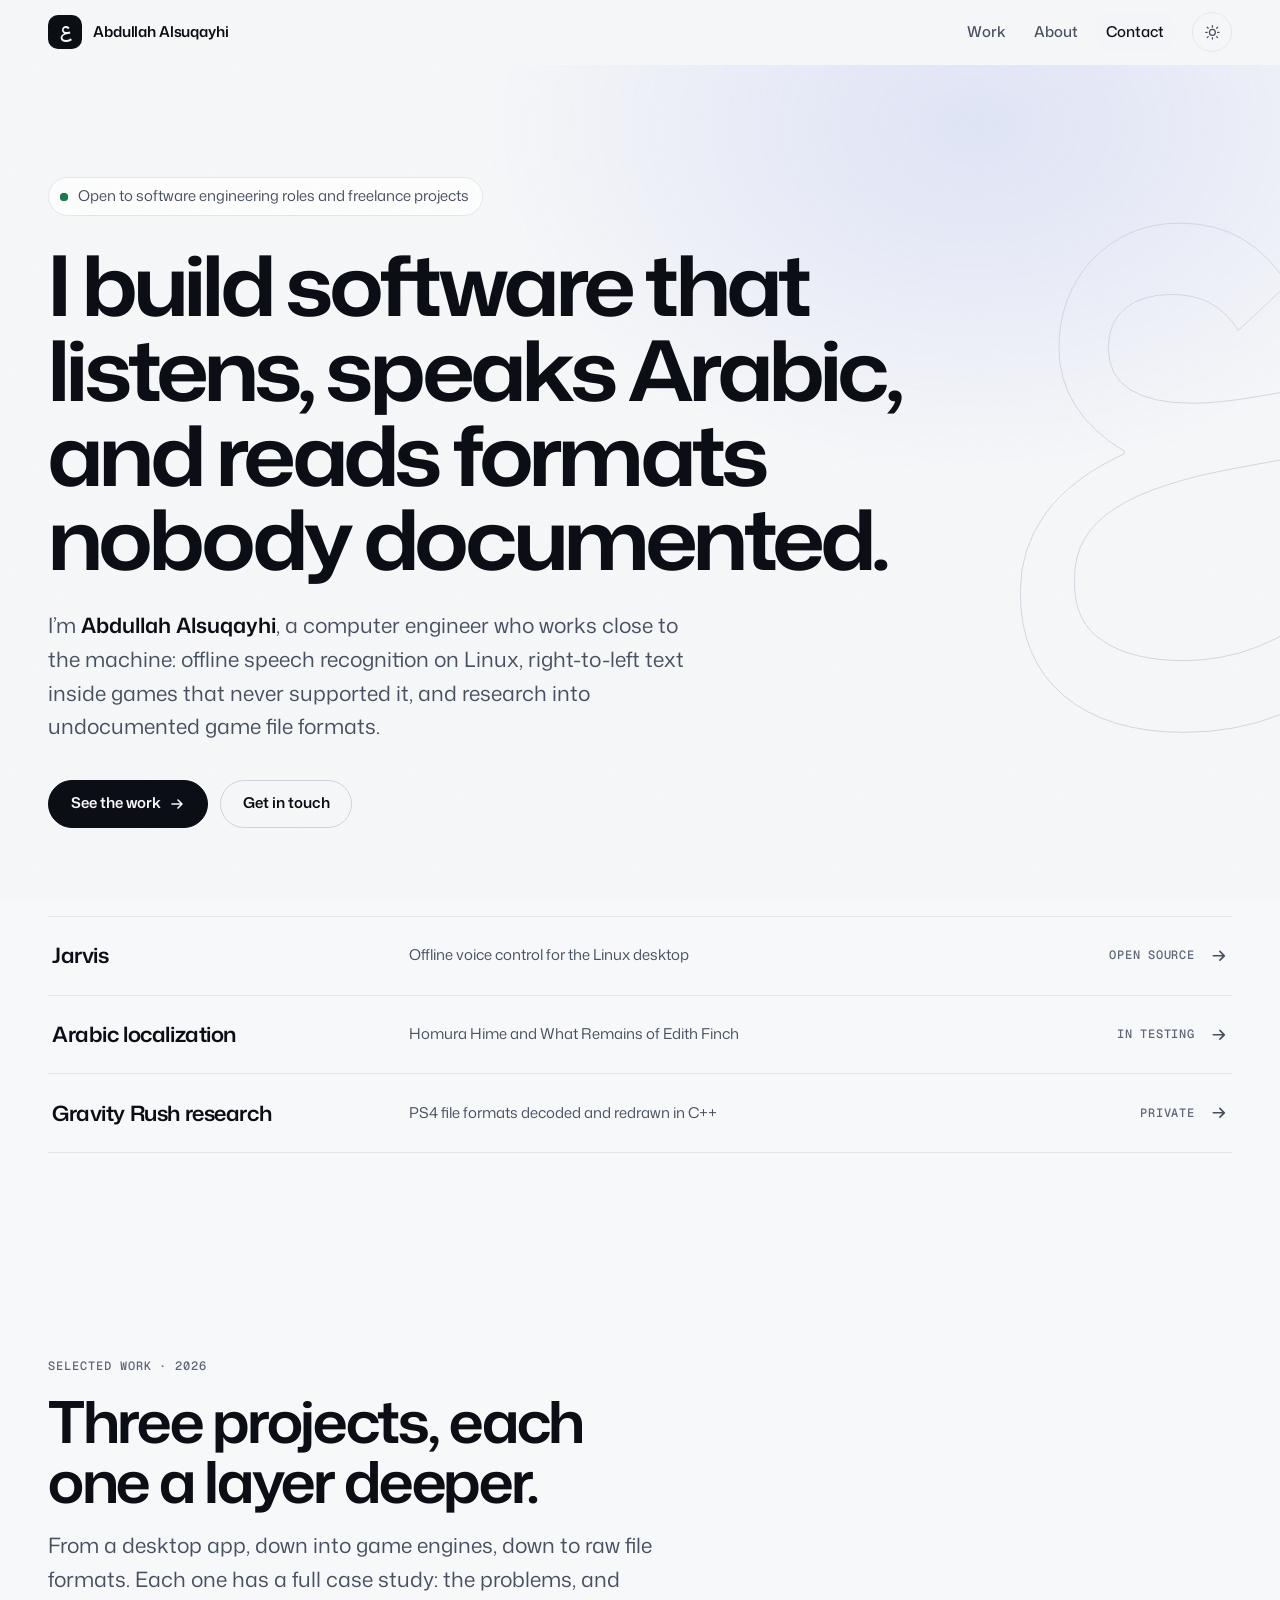
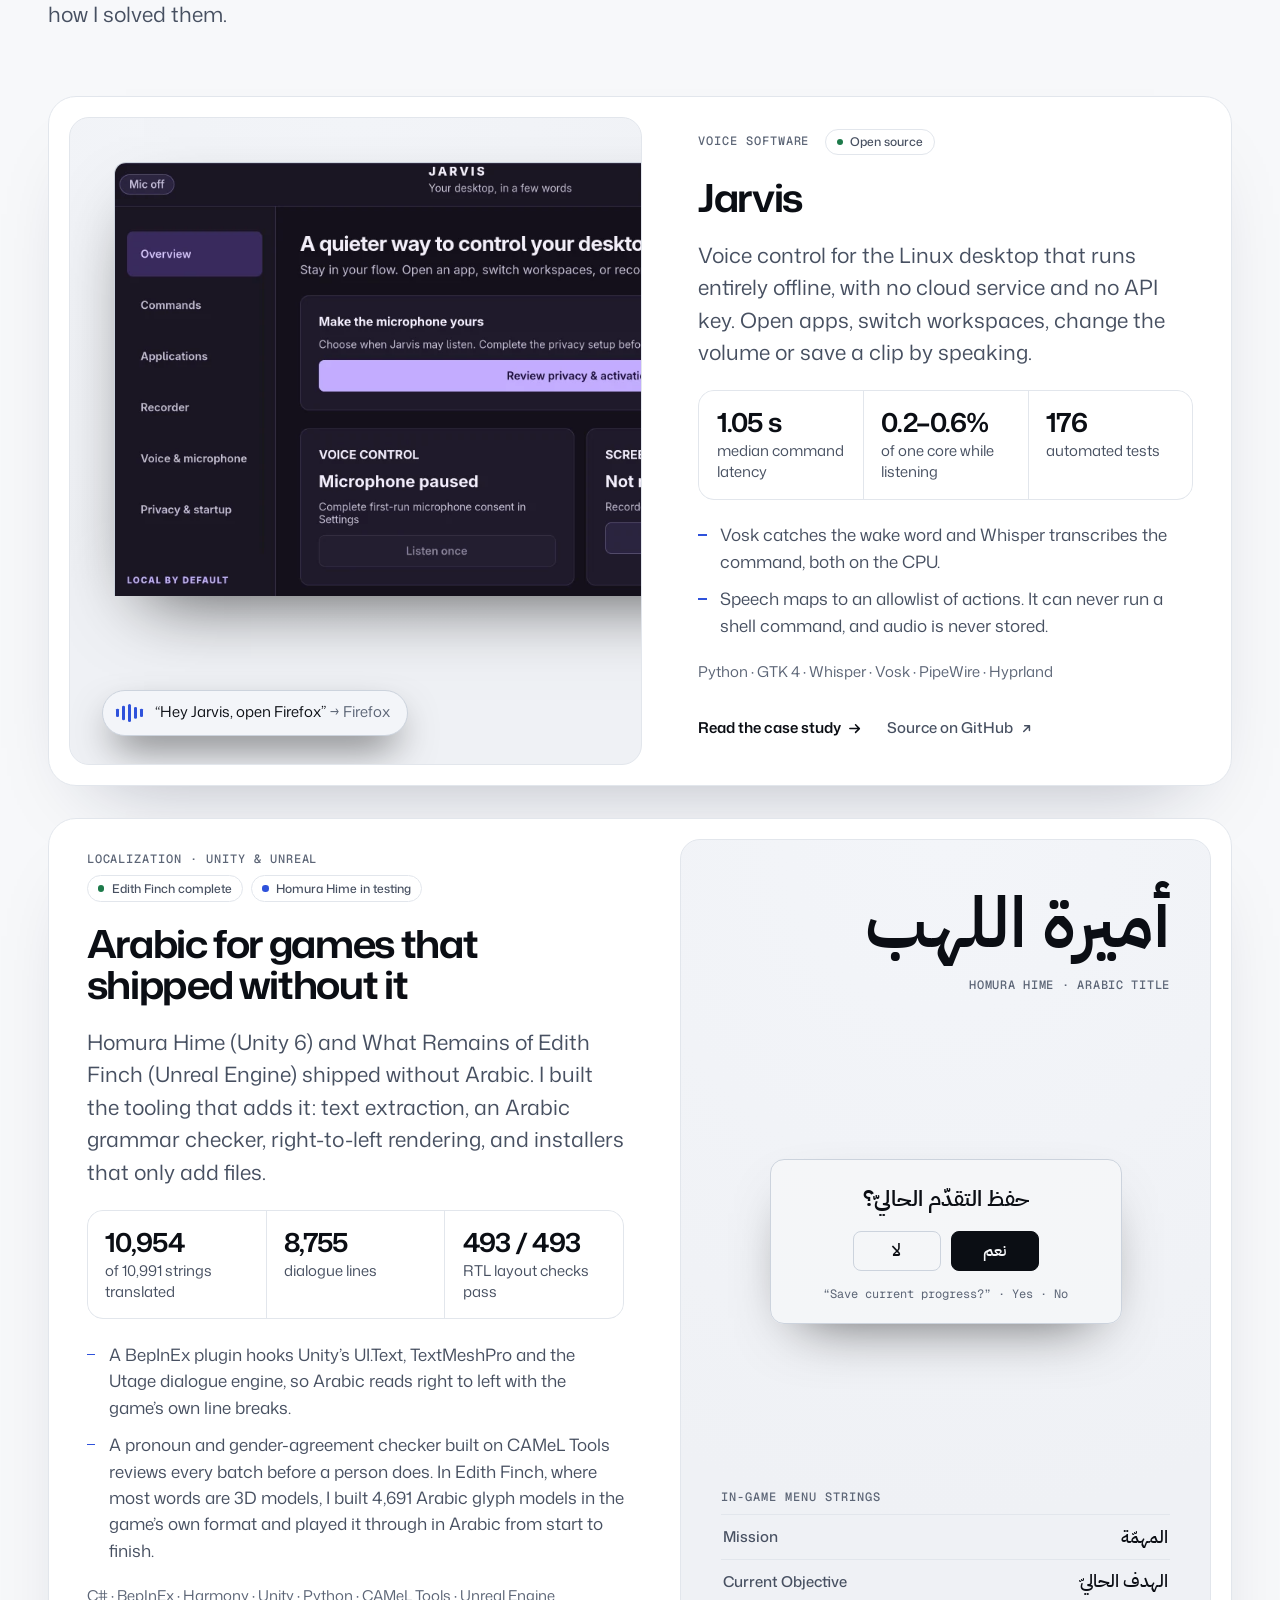
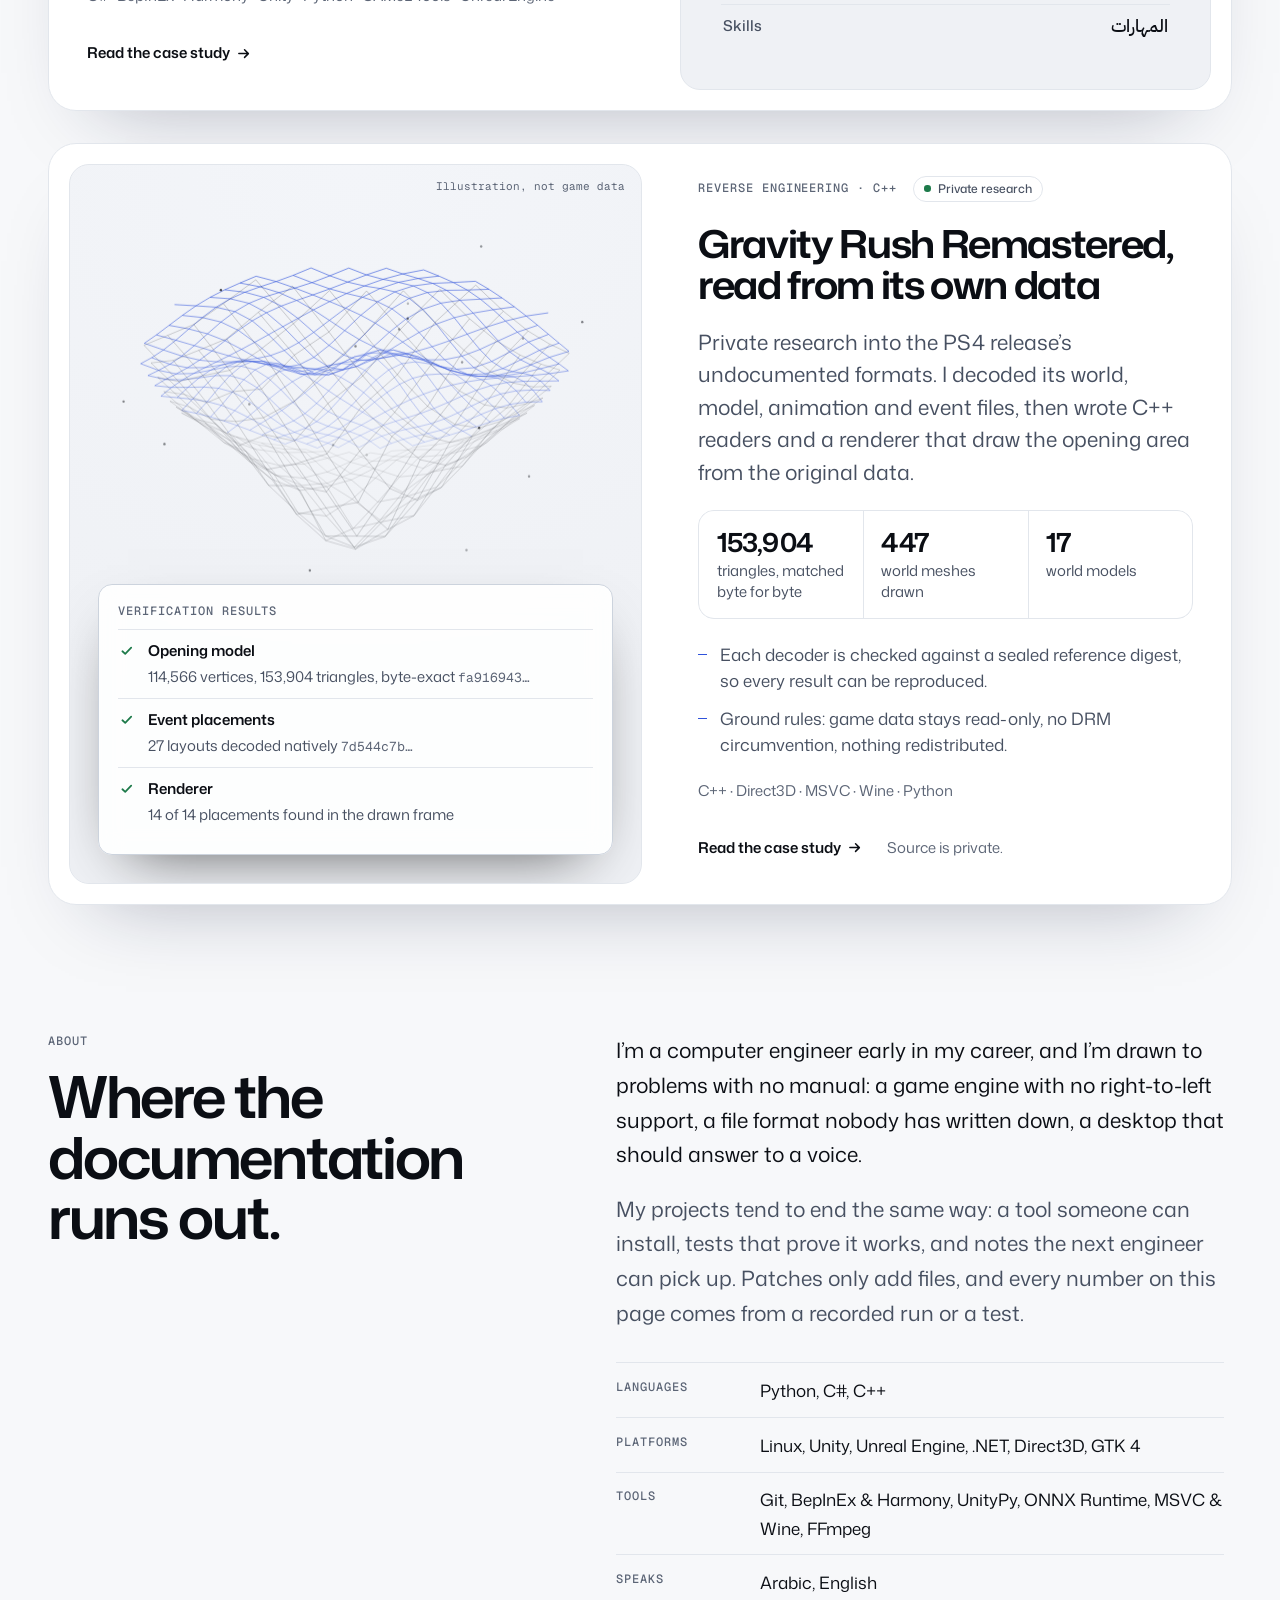
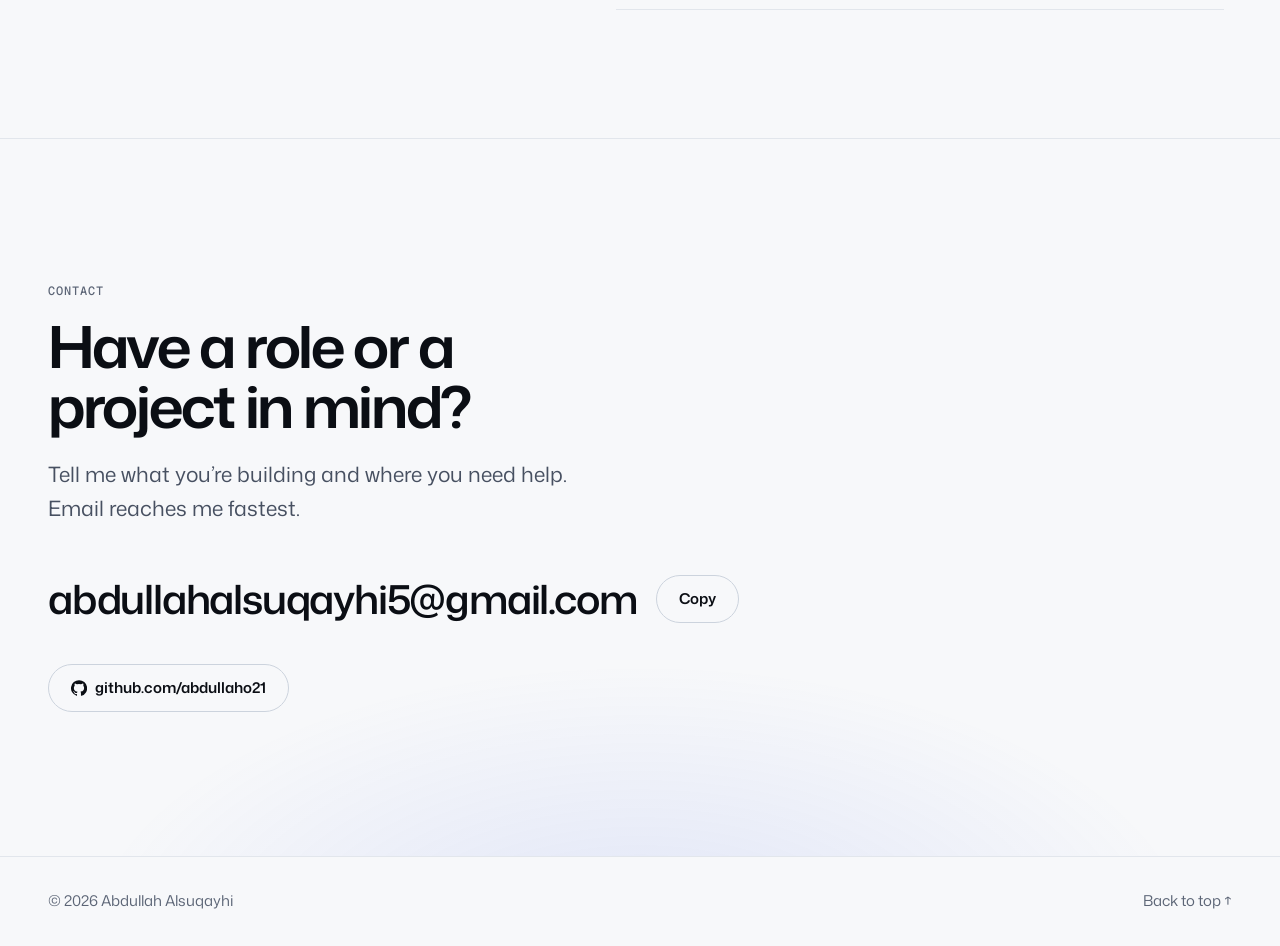
<file: index.html>
<!doctype html>
<html lang="en">
<head>
<meta charset="utf-8">
<meta name="viewport" content="width=device-width, initial-scale=1, viewport-fit=cover">
<title>Abdullah Alsuqayhi · Computer Engineer</title>
<meta name="description" content="Computer engineer building offline voice control for Linux, Arabic localization for games, and research into undocumented game file formats.">
<link rel="canonical" href="https://abdullaho21.github.io/">
<meta property="og:type" content="website">
<meta property="og:site_name" content="Abdullah Alsuqayhi">
<meta property="og:url" content="https://abdullaho21.github.io/">
<meta property="og:title" content="Abdullah Alsuqayhi · Computer Engineer">
<meta property="og:description" content="Offline voice control for Linux, Arabic for games that shipped without it, and game file formats decoded in C++.">
<meta property="og:image" content="https://abdullaho21.github.io/assets/og.png">
<meta property="og:image:width" content="1200">
<meta property="og:image:height" content="630">
<meta property="og:image:alt" content="Abdullah Alsuqayhi, computer engineer">
<meta name="twitter:card" content="summary_large_image">
<meta name="color-scheme" content="dark light">
<meta name="theme-color" content="#08090c" media="(prefers-color-scheme: dark)">
<meta name="theme-color" content="#f7f8fa" media="(prefers-color-scheme: light)">
<link rel="icon" href="assets/favicon.png" type="image/png" sizes="64x64">
<link rel="apple-touch-icon" href="assets/apple-touch-icon.png">
<script>try{var t=localStorage.getItem("theme");if(t==="light"||t==="dark")document.documentElement.dataset.theme=t}catch(e){}document.documentElement.classList.add("js");if(!matchMedia("(prefers-reduced-motion: reduce)").matches)document.documentElement.classList.add("motion")</script>
<link rel="preconnect" href="https://fonts.googleapis.com">
<link rel="preconnect" href="https://fonts.gstatic.com" crossorigin>
<link rel="stylesheet" href="https://fonts.googleapis.com/css2?family=Mona+Sans:wdth,wght@100..112,400..700&family=Geist+Mono:wght@400..500&family=IBM+Plex+Sans+Arabic:wght@500;600&display=swap">
<script type="application/ld+json">{"@context":"https://schema.org","@type":"Person","name":"Abdullah Alsuqayhi","jobTitle":"Computer Engineer","url":"https://abdullaho21.github.io/","email":"mailto:abdullahalsuqayhi5@gmail.com","sameAs":["https://github.com/abdullaho21"]}</script>
<link rel="stylesheet" href="assets/site.css">
</head>
<body>
<a class="skip" href="#main">Skip to content</a>

<header class="nav" id="nav">
  <div class="wrap nav-in">
    <a class="brand" href="#top" aria-label="Abdullah Alsuqayhi, back to top"><span class="mark" aria-hidden="true">ع</span><span class="brand-name">Abdullah Alsuqayhi</span></a>
    <nav aria-label="Primary">
      <ul class="nav-links">
        <li><a href="#work">Work</a></li>
        <li><a href="#about">About</a></li>
        <li><a href="#contact">Contact</a></li>
      </ul>
    </nav>
    <button class="icon-btn" id="theme" type="button" aria-label="Switch theme">
      <svg class="moon" viewBox="0 0 24 24" aria-hidden="true"><path fill="none" stroke="currentColor" stroke-width="1.8" stroke-linecap="round" stroke-linejoin="round" d="M20.5 14.2A8.5 8.5 0 0 1 9.8 3.5a8.5 8.5 0 1 0 10.7 10.7z"/></svg>
      <svg class="sun" viewBox="0 0 24 24" aria-hidden="true"><g fill="none" stroke="currentColor" stroke-width="1.8" stroke-linecap="round"><circle cx="12" cy="12" r="4.2"/><path d="M12 2.5v2M12 19.5v2M4.6 4.6l1.4 1.4M18 18l1.4 1.4M2.5 12h2M19.5 12h2M4.6 19.4 6 18M18 6l1.4-1.4"/></g></svg>
    </button>
  </div>
</header>

<main id="main" tabindex="-1">
  <section class="hero" id="top" aria-labelledby="hero-h">
    <span class="glyph" aria-hidden="true">ع</span>
    <div class="wrap">
      <p class="pill rise" style="--d:0"><span class="live" aria-hidden="true"></span>Open to software engineering roles and freelance projects</p>
      <h1 class="rise" style="--d:1" id="hero-h">I build software that listens, speaks Arabic, and reads formats nobody documented.</h1>
      <p class="lede rise" style="--d:2">I’m <strong>Abdullah Alsuqayhi</strong>, a computer engineer who works close to the machine: offline speech recognition on Linux, right-to-left text inside games that never supported it, and research into undocumented game file formats.</p>
      <div class="cta rise" style="--d:3">
        <a class="btn btn-primary" href="#work">See the work <svg viewBox="0 0 16 16" aria-hidden="true"><path fill="none" stroke="currentColor" stroke-width="1.6" stroke-linecap="round" stroke-linejoin="round" d="M3 8h10M9 4l4 4-4 4"/></svg></a>
        <a class="btn" href="#contact">Get in touch</a>
      </div>
      <ul class="index rise" style="--d:4" aria-label="Projects">
        <li><a href="jarvis/"><span class="ix-name">Jarvis</span><span class="ix-desc">Offline voice control for the Linux desktop</span><span class="ix-end"><span class="ix-tag">Open source</span><svg viewBox="0 0 16 16" aria-hidden="true"><path fill="none" stroke="currentColor" stroke-width="1.5" stroke-linecap="round" stroke-linejoin="round" d="M3 8h10M9 4l4 4-4 4"/></svg></span></a></li>
        <li><a href="arabic-localization/"><span class="ix-name">Arabic localization</span><span class="ix-desc">Homura Hime and What Remains of Edith Finch</span><span class="ix-end"><span class="ix-tag">In testing</span><svg viewBox="0 0 16 16" aria-hidden="true"><path fill="none" stroke="currentColor" stroke-width="1.5" stroke-linecap="round" stroke-linejoin="round" d="M3 8h10M9 4l4 4-4 4"/></svg></span></a></li>
        <li><a href="gravity-rush/"><span class="ix-name">Gravity Rush research</span><span class="ix-desc">PS4 file formats decoded and redrawn in <span class="nw">C++</span></span><span class="ix-end"><span class="ix-tag">Private</span><svg viewBox="0 0 16 16" aria-hidden="true"><path fill="none" stroke="currentColor" stroke-width="1.5" stroke-linecap="round" stroke-linejoin="round" d="M3 8h10M9 4l4 4-4 4"/></svg></span></a></li>
      </ul>
    </div>
  </section>

  <section class="section" id="work" aria-labelledby="work-h">
    <div class="wrap">
      <header class="sec-head reveal">
        <p class="eyebrow">Selected work · 2026</p>
        <h2 class="h2" id="work-h">Three projects, each one a layer deeper.</h2>
        <p>From a desktop app, down into game engines, down to raw file formats. Each one has a full case study: the problems, and how I solved them.</p>
      </header>

      <div class="cases">
        <article class="case reveal" id="jarvis" aria-labelledby="jarvis-h">
          <figure class="media media-jv">
            <img class="shot" src="assets/jarvis-ui.webp" width="1024" height="576" loading="lazy" decoding="async" alt="Jarvis settings window, Overview page: the microphone stays paused until the user completes the privacy setup.">
            <figcaption class="voice" aria-hidden="true"><span class="bars"><i></i><i></i><i></i><i></i><i></i></span><span>“Hey Jarvis, open Firefox” <span class="to">→ Firefox</span></span></figcaption>
          </figure>
          <div class="case-body">
            <div class="case-meta"><p class="eyebrow">Voice software</p><span class="status"><i></i>Open source</span></div>
            <h3 id="jarvis-h"><a href="jarvis/">Jarvis</a></h3>
            <p class="case-lede">Voice control for the Linux desktop that runs entirely offline, with no cloud service and no API key. Open apps, switch workspaces, change the volume or save a clip by speaking.</p>
            <ul class="stats">
              <li><b>1.05 s</b><span>median command latency</span></li>
              <li><b>0.2–0.6%</b><span>of one core while listening</span></li>
              <li><b>176</b><span>automated tests</span></li>
            </ul>
            <ul class="points">
              <li>Vosk catches the wake word and Whisper transcribes the command, both on the CPU.</li>
              <li>Speech maps to an allowlist of actions. It can never run a shell command, and audio is never stored.</li>
            </ul>
            <p class="stack"><span class="sr-only">Built with: </span>Python · GTK 4 · Whisper · Vosk · PipeWire · Hyprland</p>
            <div class="case-links"><a class="arrow-link" href="jarvis/">Read the case study <svg viewBox="0 0 16 16" aria-hidden="true"><path fill="none" stroke="currentColor" stroke-width="1.6" stroke-linecap="round" stroke-linejoin="round" d="M3 8h10M9 4l4 4-4 4"/></svg></a><a class="arrow-link muted" href="https://github.com/abdullaho21/jarvis" rel="noopener">Source on GitHub <svg viewBox="0 0 16 16" aria-hidden="true"><path fill="none" stroke="currentColor" stroke-width="1.6" stroke-linecap="round" stroke-linejoin="round" d="M5 11 11 5M6 5h5v5"/></svg></a></div>
          </div>
        </article>

        <article class="case flip reveal" id="localization" aria-labelledby="loc-h">
          <div class="media media-ar">
            <div class="ar-title">
              <p class="ar" lang="ar" dir="rtl">أميرة اللهب</p>
              <p class="en">Homura Hime · Arabic title</p>
            </div>
            <div class="dialog">
              <p class="q" lang="ar" dir="rtl">حفظ التقدّم الحاليّ؟</p>
              <div class="btns" lang="ar" dir="rtl"><span>نعم</span><span>لا</span></div>
              <p class="src">“Save current progress?” · Yes · No</p>
            </div>
            <table class="pairs">
              <caption>In-game menu strings</caption>
              <tbody>
                <tr><th scope="row">Mission</th><td lang="ar" dir="rtl">المهمّة</td></tr>
                <tr><th scope="row">Current Objective</th><td lang="ar" dir="rtl">الهدف الحاليّ</td></tr>
                <tr><th scope="row">Skills</th><td lang="ar" dir="rtl">المهارات</td></tr>
              </tbody>
            </table>
          </div>
          <div class="case-body">
            <div class="case-meta"><p class="eyebrow">Localization · Unity &amp; Unreal</p><span class="statuses"><span class="status"><i></i>Edith Finch complete</span><span class="status testing"><i></i>Homura Hime in testing</span></span></div>
            <h3 id="loc-h"><a href="arabic-localization/">Arabic for games that shipped without it</a></h3>
            <p class="case-lede">Homura Hime (Unity 6) and What Remains of Edith Finch (Unreal Engine) shipped without Arabic. I built the tooling that adds it: text extraction, an Arabic grammar checker, right-to-left rendering, and installers that only add files.</p>
            <ul class="stats">
              <li><b>10,954</b><span>of 10,991 strings translated</span></li>
              <li><b>8,755</b><span>dialogue lines</span></li>
              <li><b>493 / 493</b><span>RTL layout checks pass</span></li>
            </ul>
            <ul class="points">
              <li>A BepInEx plugin hooks Unity’s UI.Text, TextMeshPro and the Utage dialogue engine, so Arabic reads right to left with the game’s own line breaks.</li>
              <li>A pronoun and gender-agreement checker built on CAMeL Tools reviews every batch before a person does. In Edith Finch, where most words are 3D models, I built 4,691 Arabic glyph models in the game’s own format and played it through in Arabic from start to finish.</li>
            </ul>
            <p class="stack"><span class="sr-only">Built with: </span>C# · BepInEx · Harmony · Unity · Python · CAMeL Tools · Unreal Engine</p>
            <div class="case-links"><a class="arrow-link" href="arabic-localization/">Read the case study <svg viewBox="0 0 16 16" aria-hidden="true"><path fill="none" stroke="currentColor" stroke-width="1.6" stroke-linecap="round" stroke-linejoin="round" d="M3 8h10M9 4l4 4-4 4"/></svg></a></div>
          </div>
        </article>

        <article class="case reveal" id="gravity-rush" aria-labelledby="gr-h">
          <div class="media media-gr">
            <canvas id="mesh" aria-hidden="true"></canvas>
            <p class="media-note" aria-hidden="true">Illustration, not game data</p>
            <div class="verify">
              <h4>Verification results</h4>
              <ul>
                <li><svg viewBox="0 0 20 20" aria-hidden="true"><path fill="none" stroke="currentColor" stroke-width="2" stroke-linecap="round" stroke-linejoin="round" d="m5 10.5 3.2 3L15 6.5"/></svg><b>Opening model</b><span>114,566 vertices, 153,904 triangles, byte-exact <code>fa916943…</code></span></li>
                <li><svg viewBox="0 0 20 20" aria-hidden="true"><path fill="none" stroke="currentColor" stroke-width="2" stroke-linecap="round" stroke-linejoin="round" d="m5 10.5 3.2 3L15 6.5"/></svg><b>Event placements</b><span>27 layouts decoded natively <code>7d544c7b…</code></span></li>
                <li><svg viewBox="0 0 20 20" aria-hidden="true"><path fill="none" stroke="currentColor" stroke-width="2" stroke-linecap="round" stroke-linejoin="round" d="m5 10.5 3.2 3L15 6.5"/></svg><b>Renderer</b><span>14 of 14 placements found in the drawn frame</span></li>
              </ul>
            </div>
          </div>
          <div class="case-body">
            <div class="case-meta"><p class="eyebrow">Reverse engineering · <span class="nw">C++</span></p><span class="status"><i></i>Private research</span></div>
            <h3 id="gr-h"><a href="gravity-rush/">Gravity Rush Remastered, read from its own data</a></h3>
            <p class="case-lede">Private research into the PS4 release’s undocumented formats. I decoded its world, model, animation and event files, then wrote <span class="nw">C++</span> readers and a renderer that draw the opening area from the original data.</p>
            <ul class="stats">
              <li><b>153,904</b><span>triangles, matched byte for byte</span></li>
              <li><b>447</b><span>world meshes drawn</span></li>
              <li><b>17</b><span>world models</span></li>
            </ul>
            <ul class="points">
              <li>Each decoder is checked against a sealed reference digest, so every result can be reproduced.</li>
              <li>Ground rules: game data stays read-only, no DRM circumvention, nothing redistributed.</li>
            </ul>
            <p class="stack"><span class="sr-only">Built with: </span><span class="nw">C++</span> · Direct3D · MSVC · Wine · Python</p>
            <div class="case-links"><a class="arrow-link" href="gravity-rush/">Read the case study <svg viewBox="0 0 16 16" aria-hidden="true"><path fill="none" stroke="currentColor" stroke-width="1.6" stroke-linecap="round" stroke-linejoin="round" d="M3 8h10M9 4l4 4-4 4"/></svg></a><p class="note">Source is private.</p></div>
          </div>
        </article>
      </div>
    </div>
  </section>

  <section class="section" id="about" aria-labelledby="about-h" style="padding-top:0">
    <div class="wrap about">
      <header class="sec-head reveal">
        <p class="eyebrow">About</p>
        <h2 class="h2" id="about-h">Where the documentation runs out.</h2>
      </header>
      <div class="about-text reveal">
        <p>I’m a computer engineer early in my career, and I’m drawn to problems with no manual: a game engine with no right-to-left support, a file format nobody has written down, a desktop that should answer to a voice.</p>
        <p>My projects tend to end the same way: a tool someone can install, tests that prove it works, and notes the next engineer can pick up. Patches only add files, and every number on this page comes from a recorded run or a test.</p>
        <dl class="facts">
          <div><dt>Languages</dt><dd>Python, C#, <span class="nw">C++</span></dd></div>
          <div><dt>Platforms</dt><dd>Linux, Unity, Unreal Engine, .NET, Direct3D, GTK 4</dd></div>
          <div><dt>Tools</dt><dd>Git, BepInEx &amp; Harmony, UnityPy, ONNX Runtime, MSVC &amp; Wine, FFmpeg</dd></div>
          <div><dt>Speaks</dt><dd>Arabic, English</dd></div>
        </dl>
      </div>
    </div>
  </section>

  <section class="contact" id="contact" aria-labelledby="contact-h">
    <div class="wrap reveal">
      <p class="eyebrow">Contact</p>
      <h2 class="h2" id="contact-h">Have a role or a project in mind?</h2>
      <p class="contact-lede">Tell me what you’re building and where you need help. Email reaches me fastest.</p>
      <div class="email-row">
        <a class="email" id="email" href="mailto:abdullahalsuqayhi5@gmail.com">abdullahalsuqayhi5@gmail.com</a>
        <button class="btn" id="copy" type="button"><span id="copy-label">Copy</span><span class="sr-only"> email address</span></button>
      </div>
      <ul class="socials">
        <li><a class="btn" href="https://github.com/abdullaho21" rel="noopener"><svg viewBox="0 0 16 16" aria-hidden="true"><path fill="currentColor" d="M8 .2a8 8 0 0 0-2.53 15.59c.4.07.55-.17.55-.38v-1.33c-2.23.48-2.7-1.07-2.7-1.07-.36-.92-.89-1.17-.89-1.17-.73-.5.05-.49.05-.49.8.06 1.23.83 1.23.83.72 1.22 1.88.87 2.33.66.07-.52.28-.87.5-1.07-1.78-.2-3.65-.89-3.65-3.95 0-.87.31-1.59.82-2.150-.08-.2-.36-1.020.08-2.12 0 0 .67-.21 2.2.82a7.6 7.6 0 0 1 4 0c1.53-1.03 2.2-.82 2.2-.82.44 1.1.16 1.92.08 2.12.51.56.82 1.28.82 2.15 0 3.070-1.87 3.75-3.66 3.95.29.25.54.73.54 1.48v2.2c0 .21.15.46.55.38A8 8 0 0 0 8 .2z"/></svg>github.com/abdullaho21</a></li>
      </ul>
      <span class="sr-only" id="live" aria-live="polite"></span>
    </div>
  </section>
</main>

<footer class="footer">
  <div class="wrap">
    <p>© <span id="year">2026</span> Abdullah Alsuqayhi</p>
    <a href="#top">Back to top ↑</a>
  </div>
</footer>

<script src="assets/site.js" defer></script>
<script src="assets/mesh.js" defer></script>
</body>
</html>
</file>
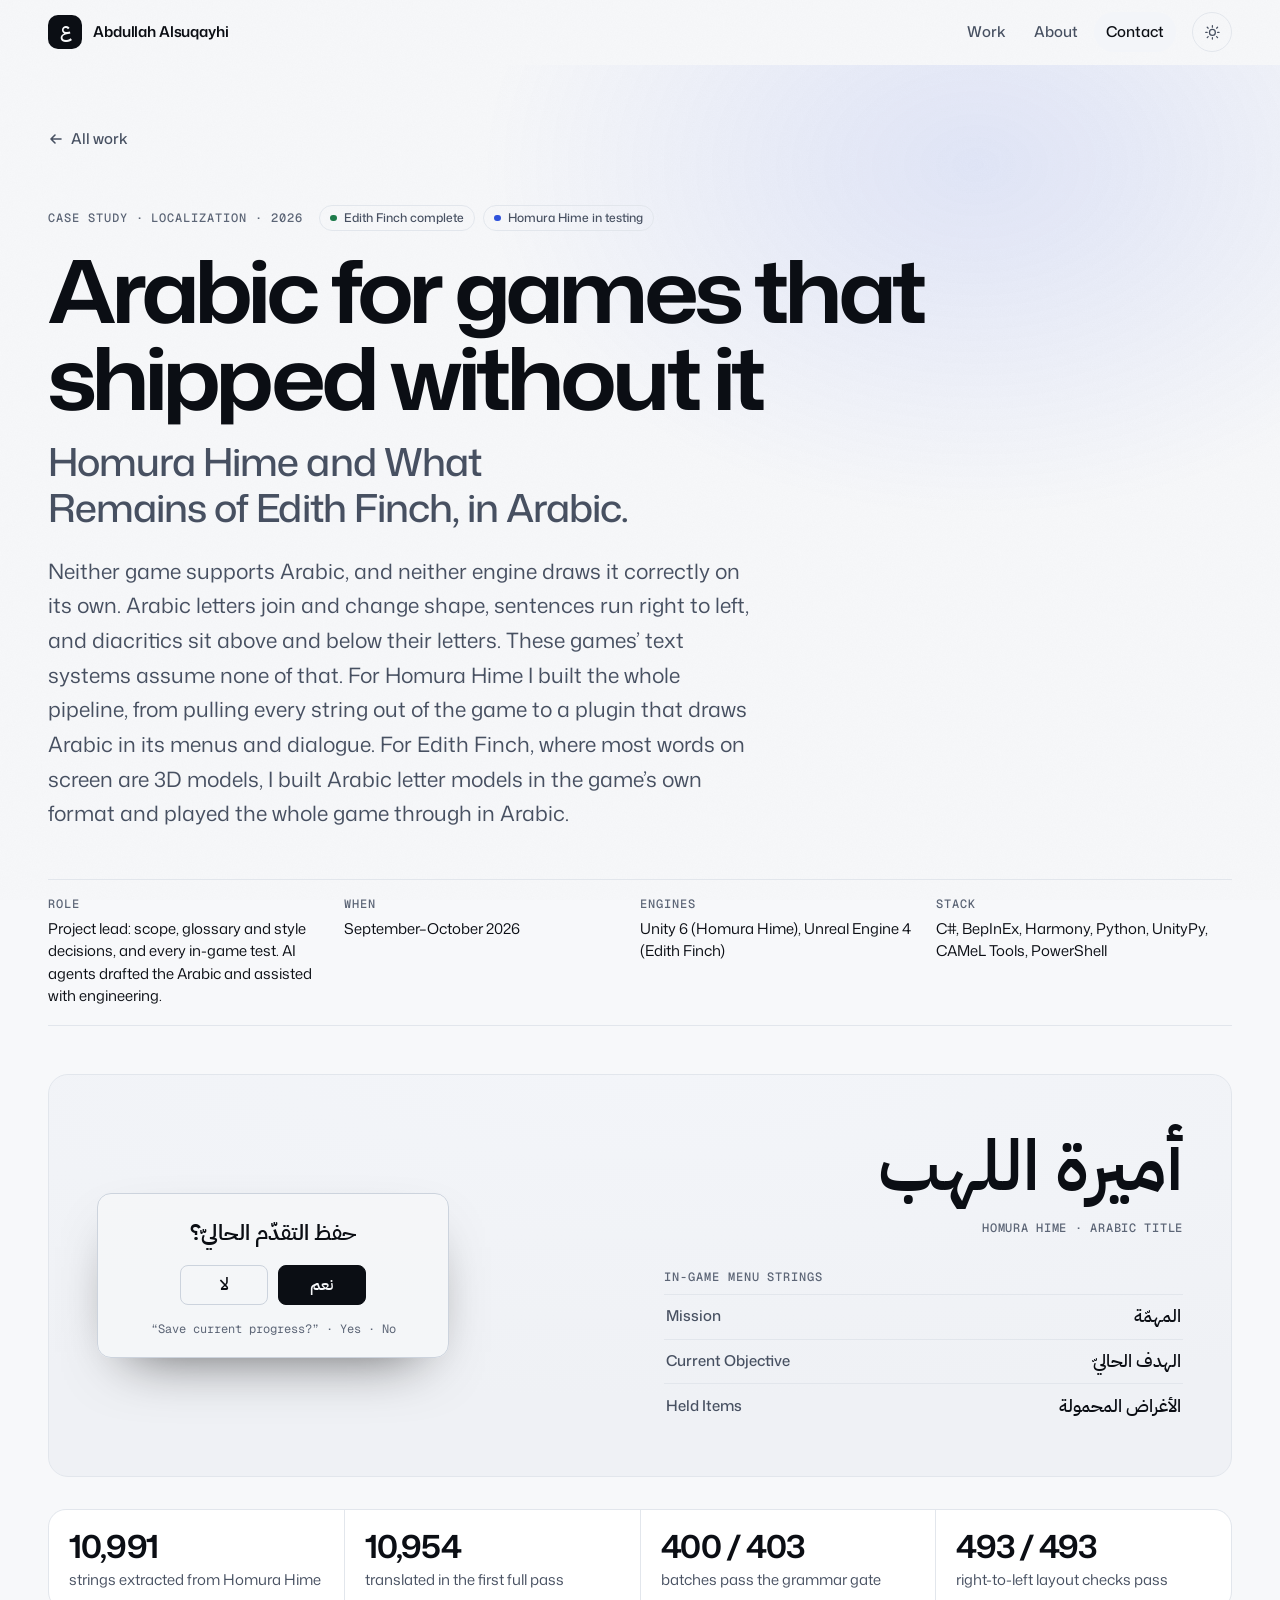
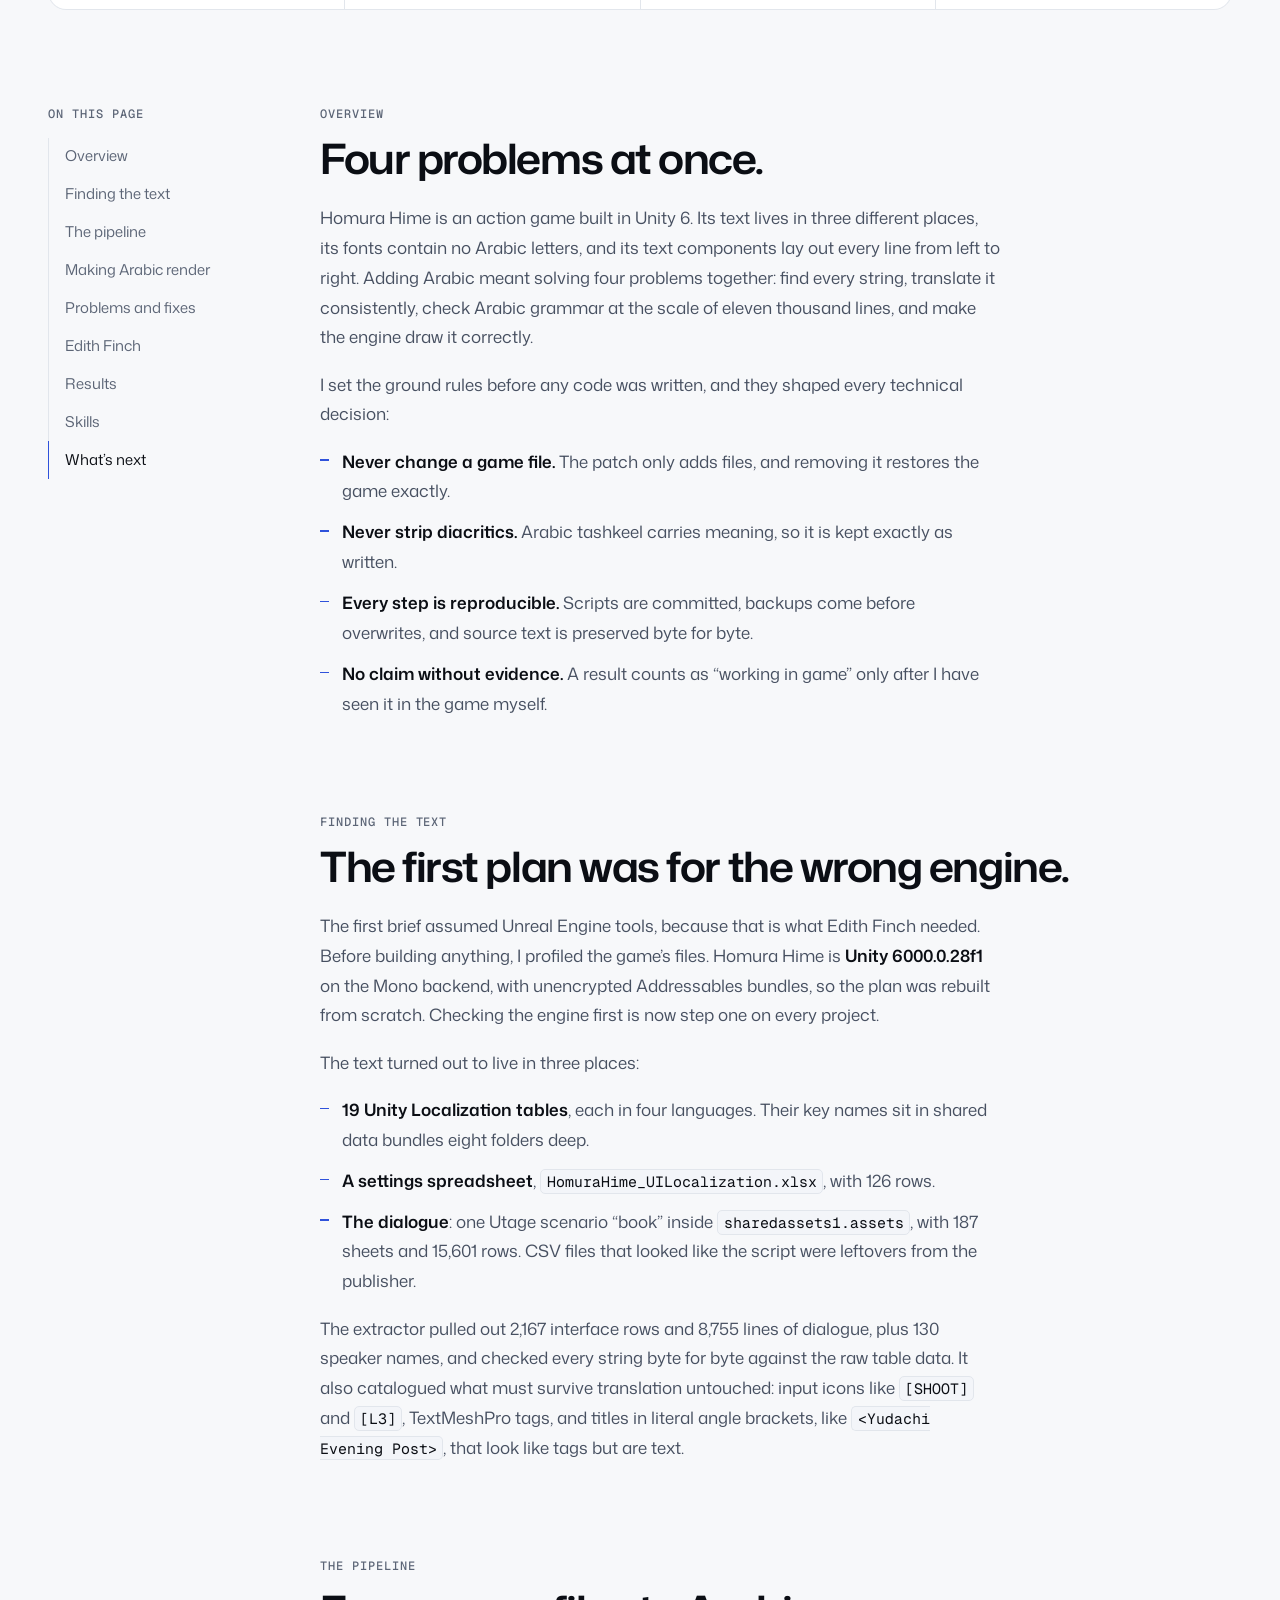
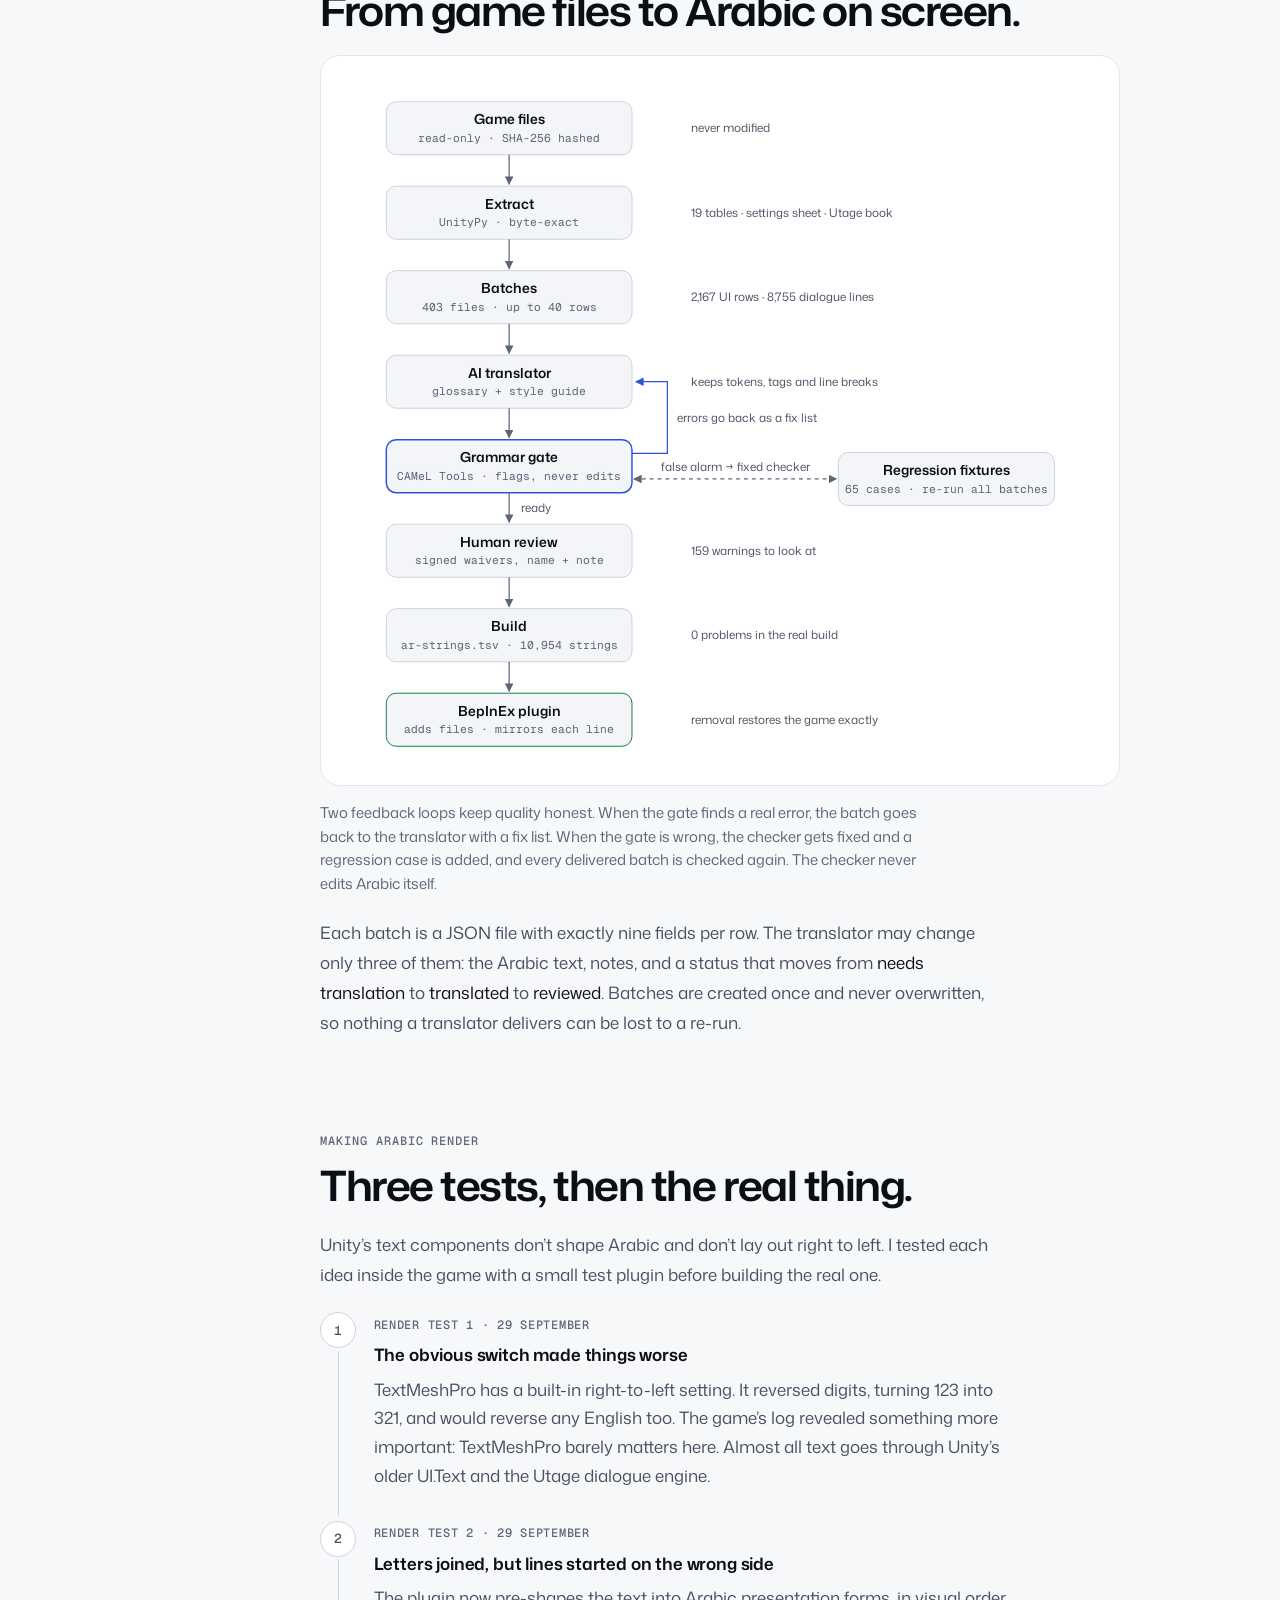
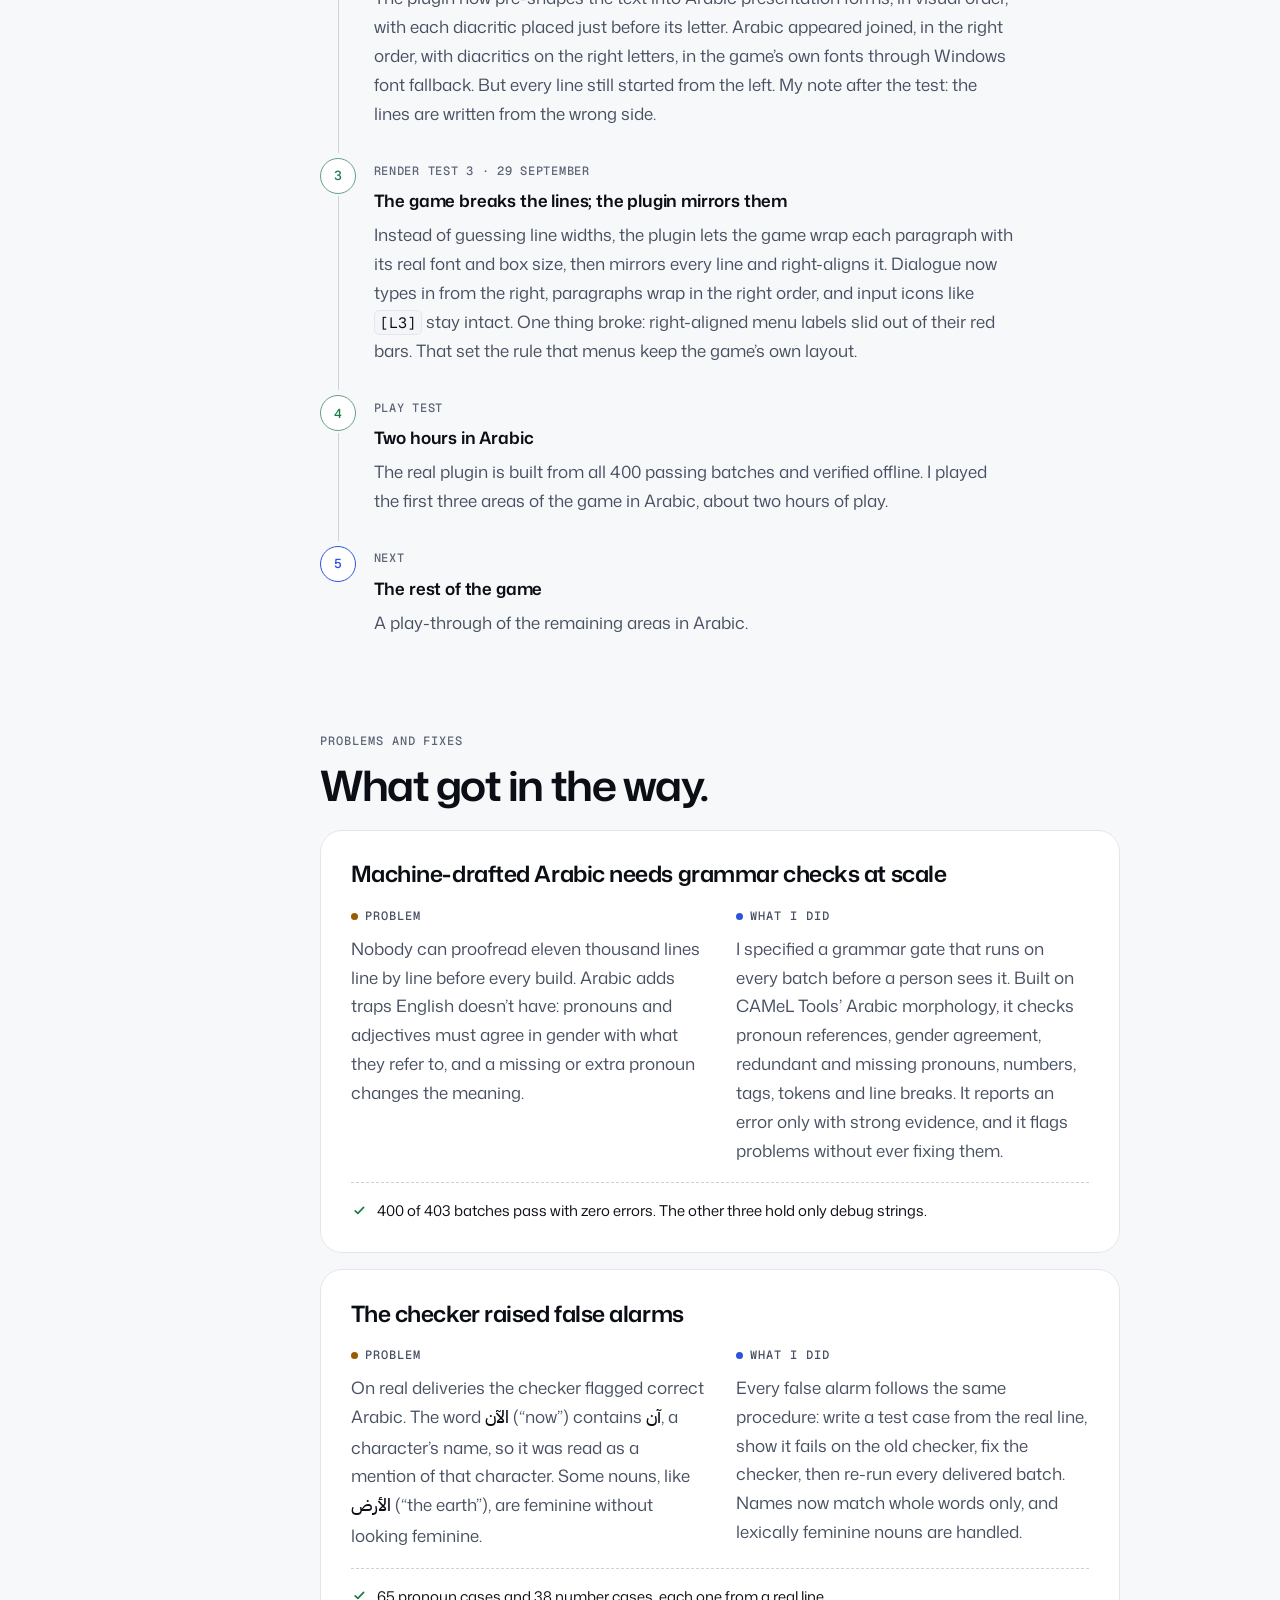
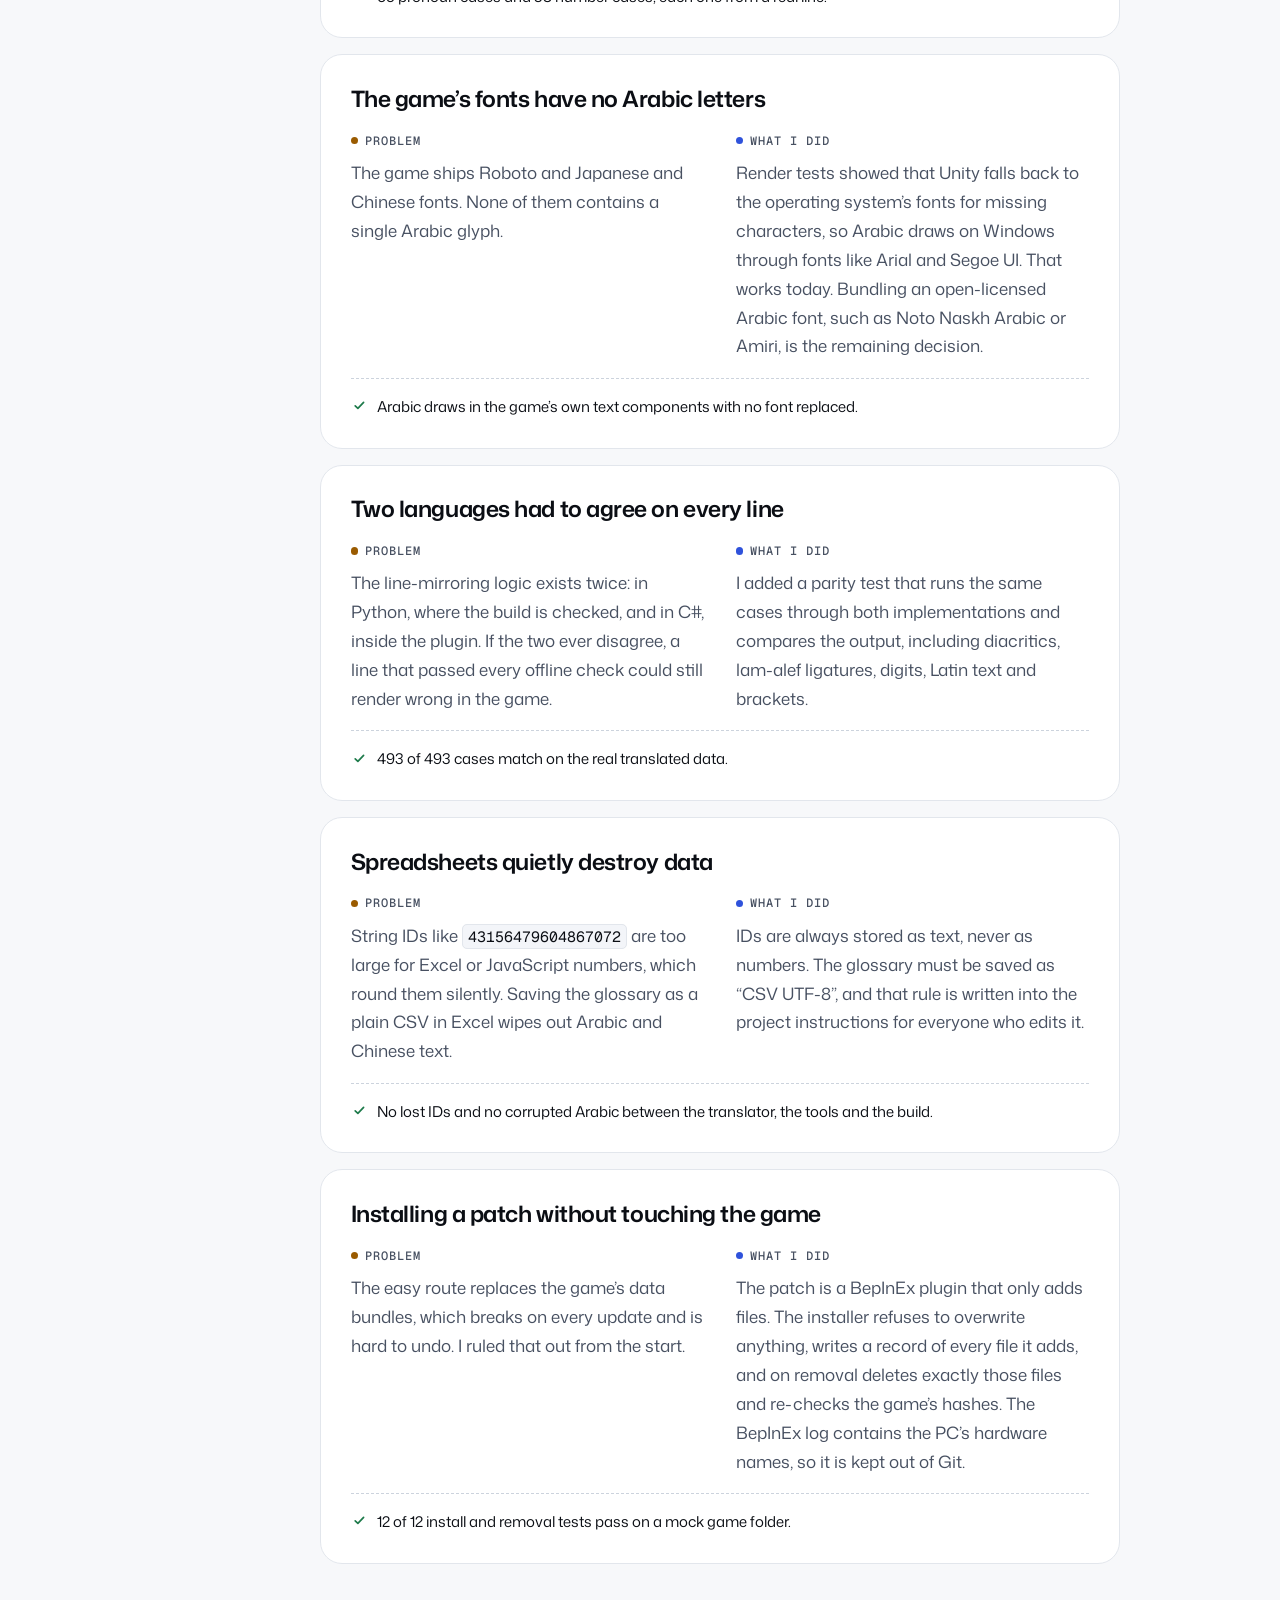
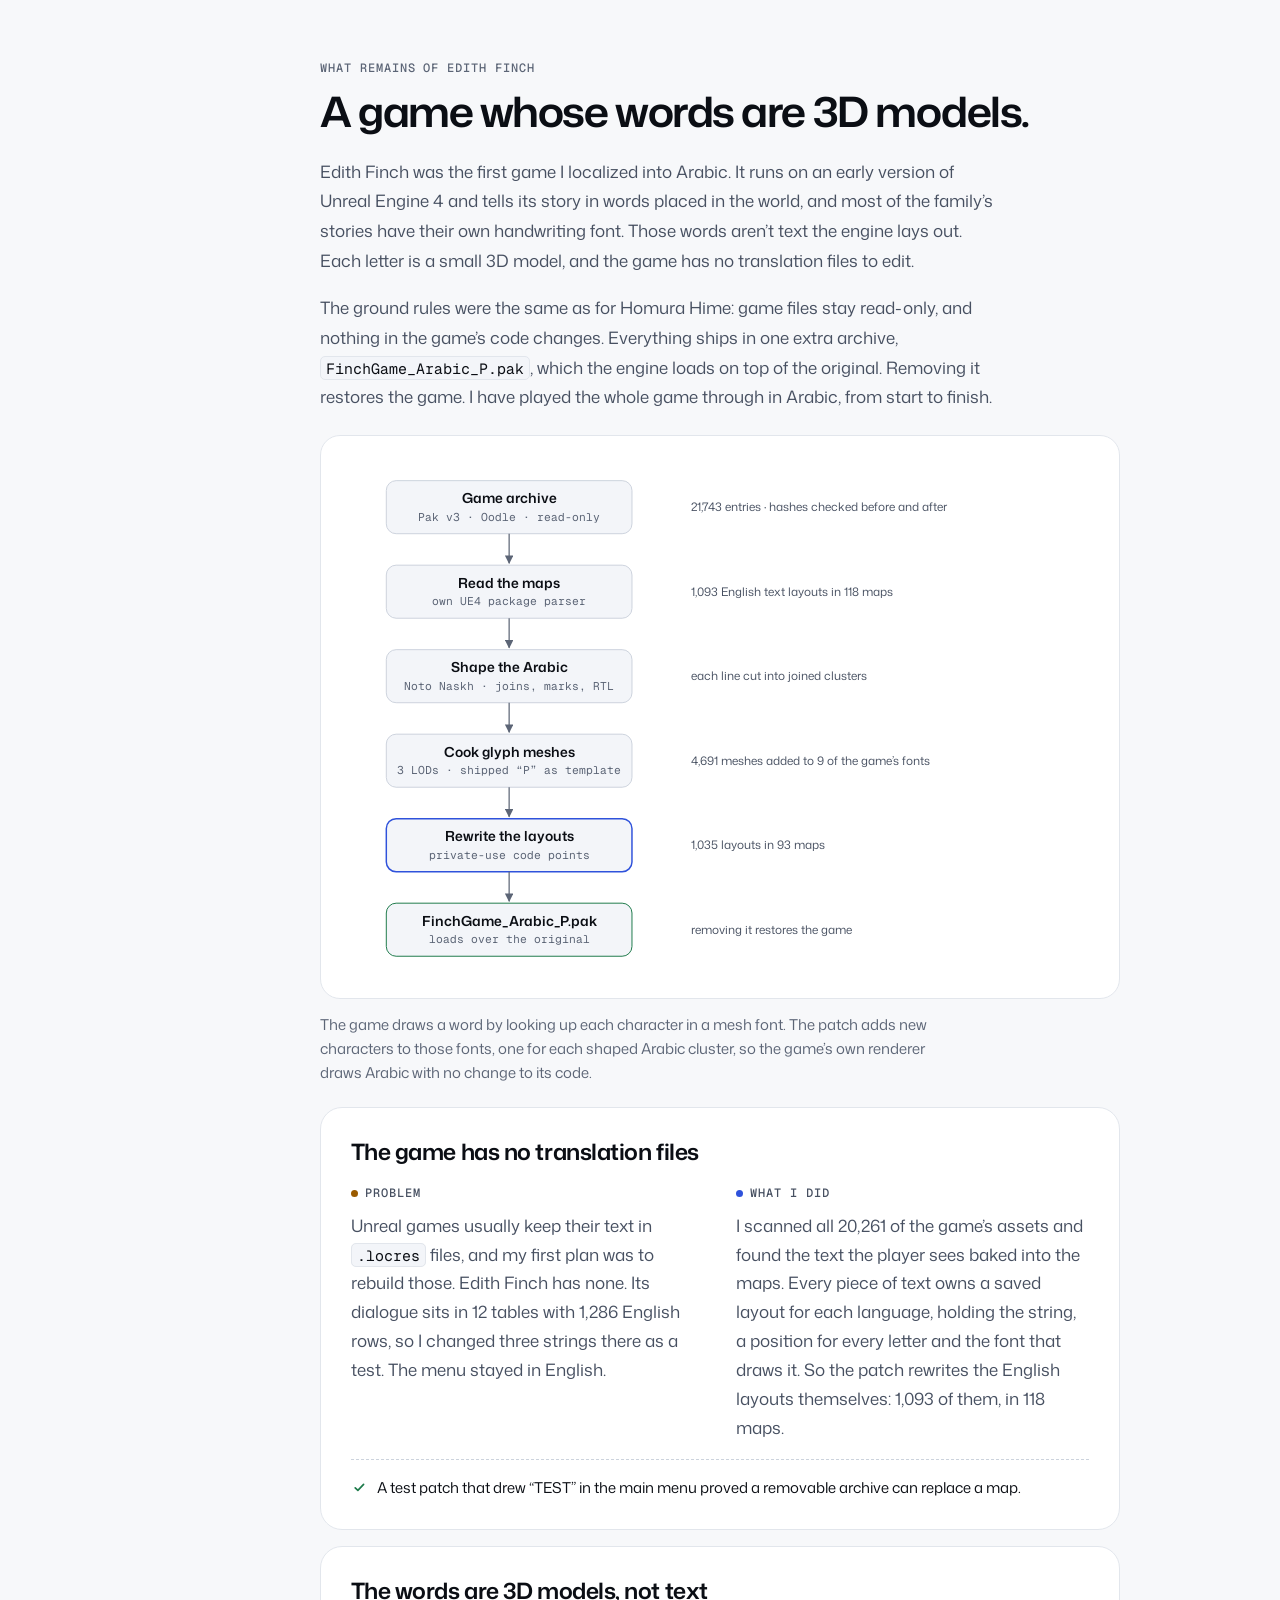
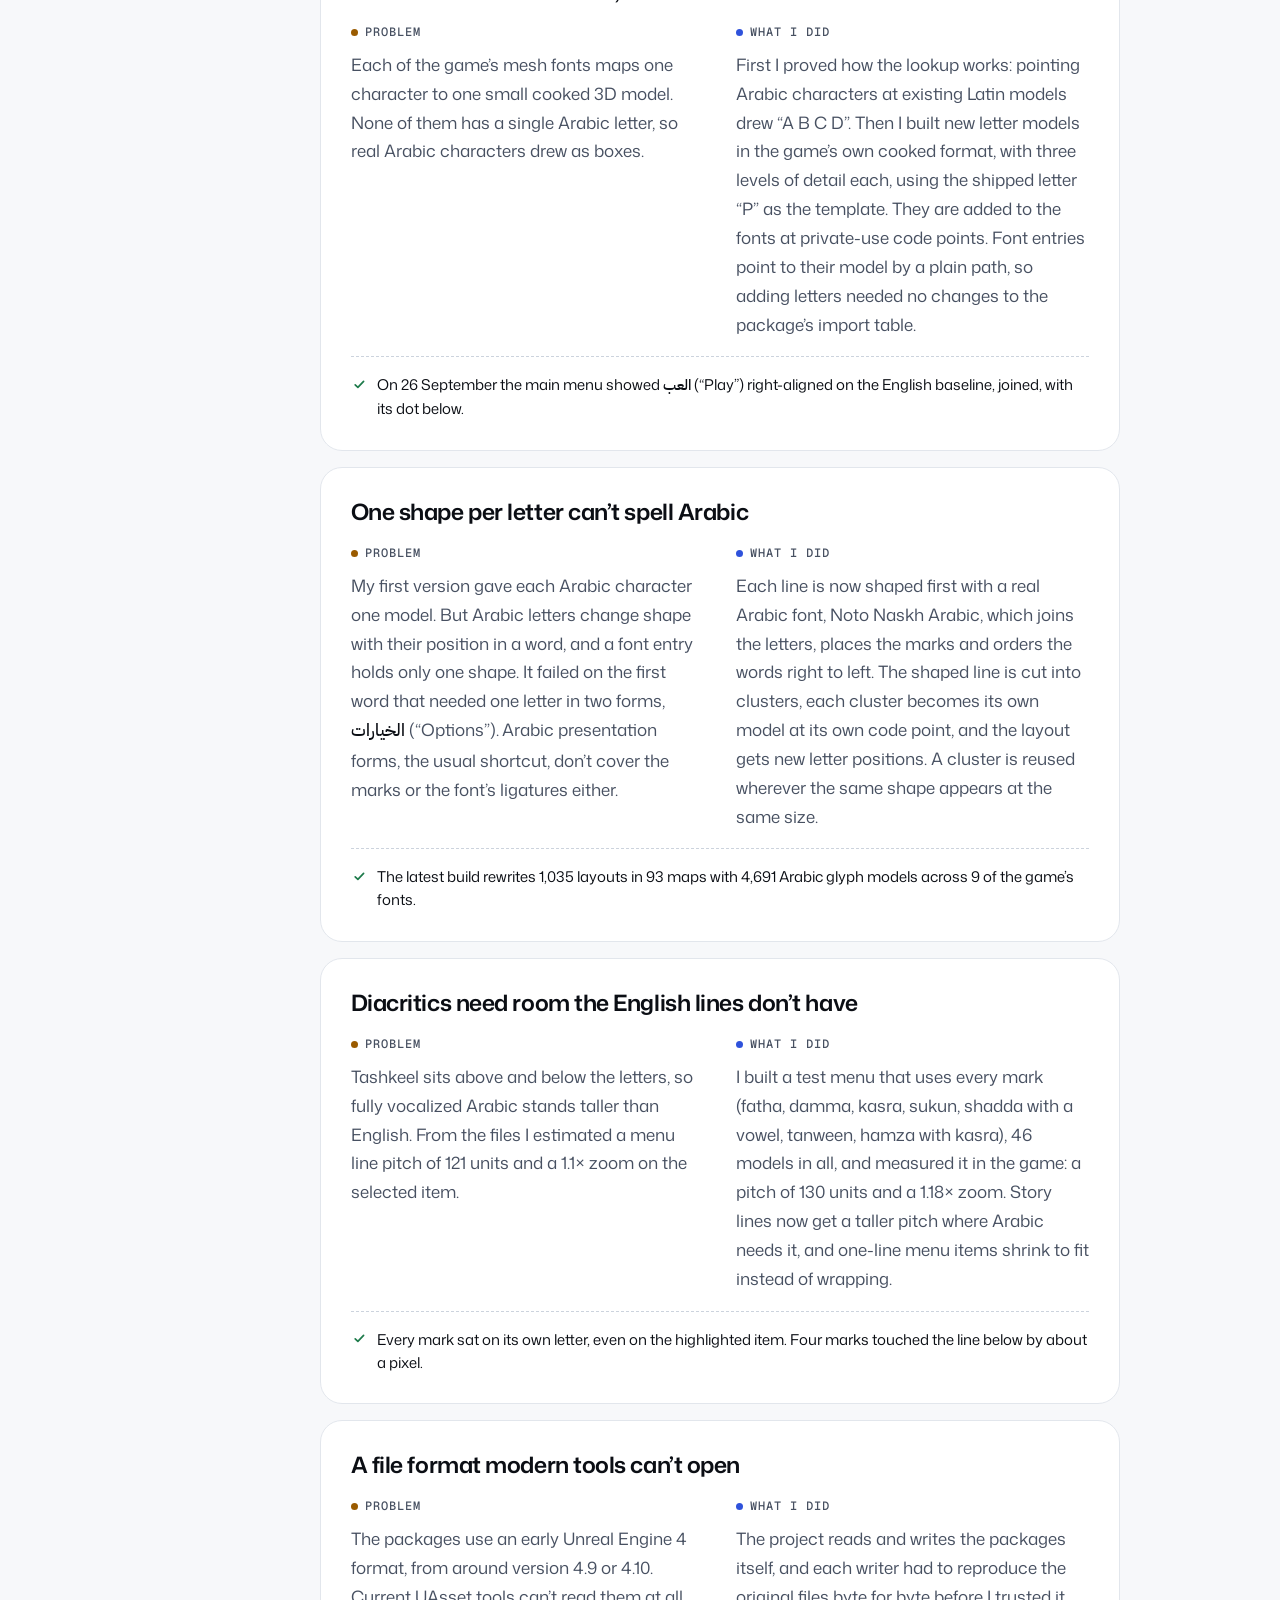
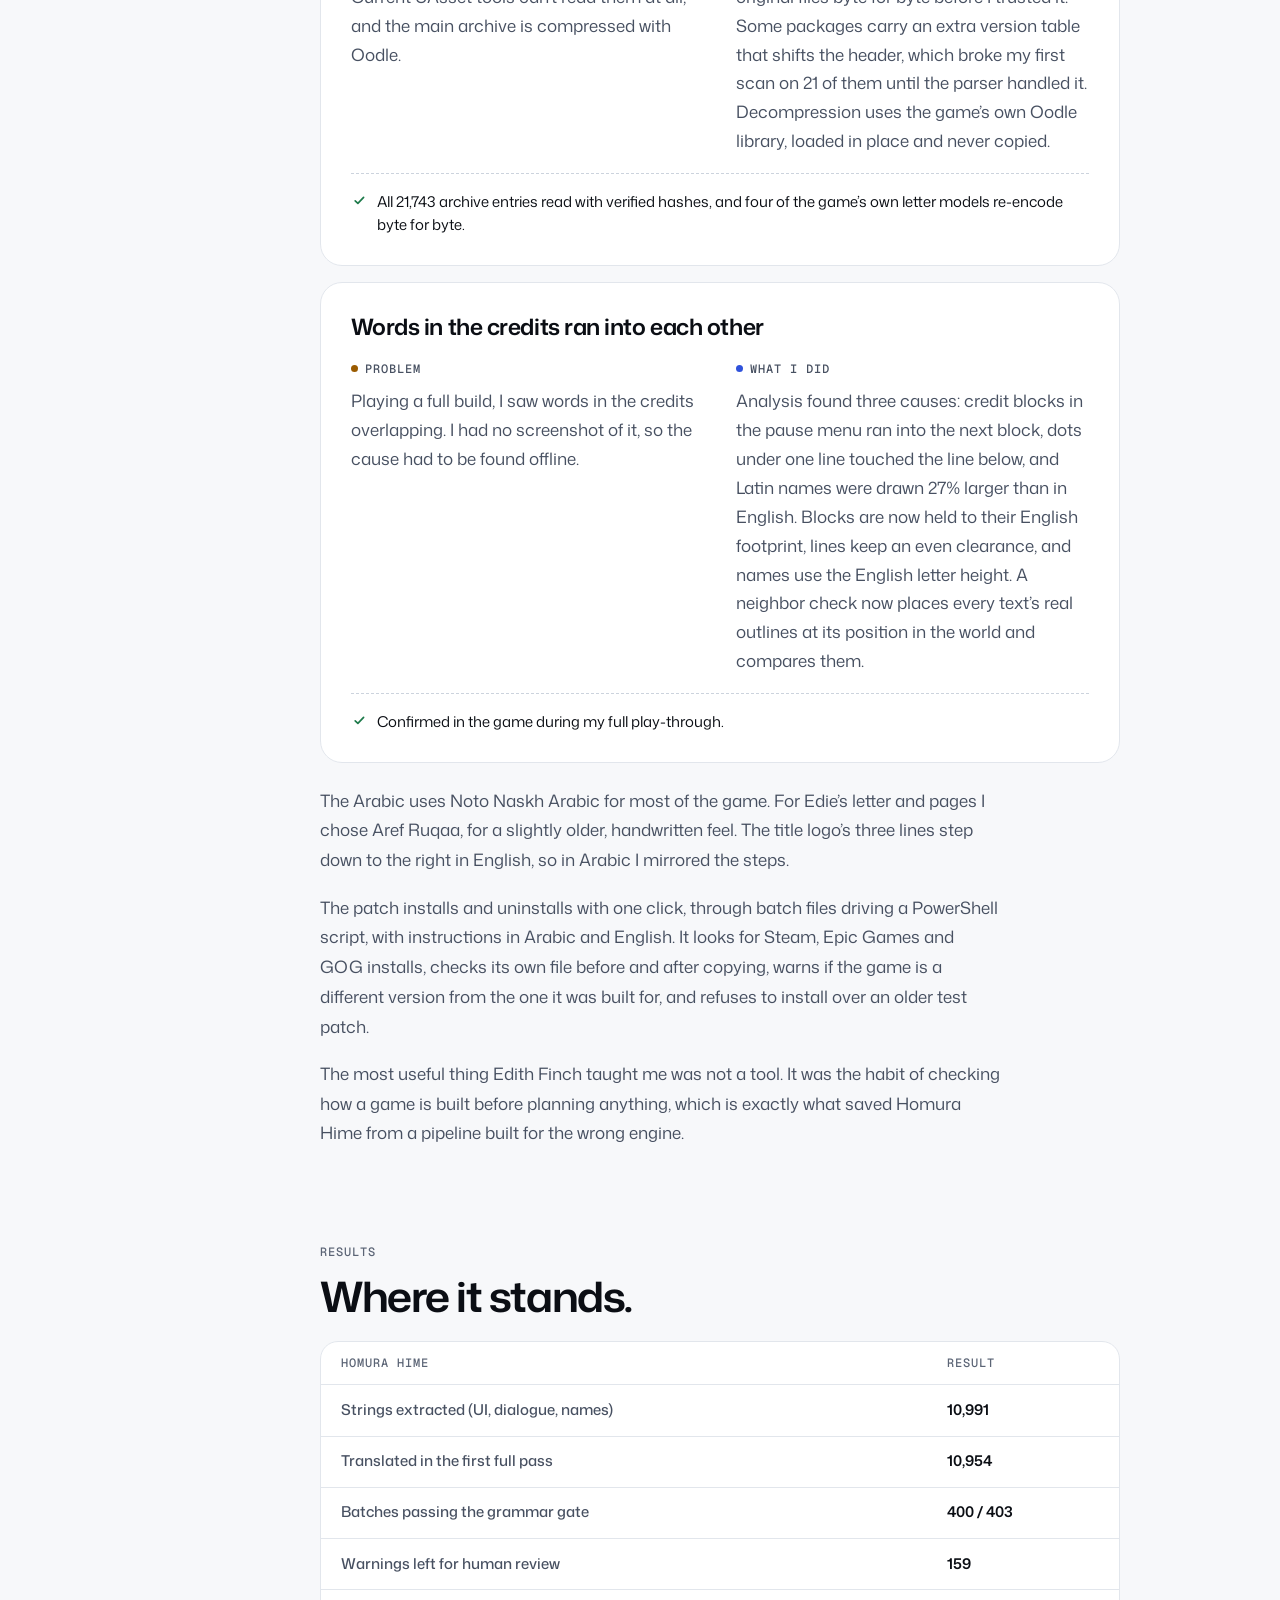
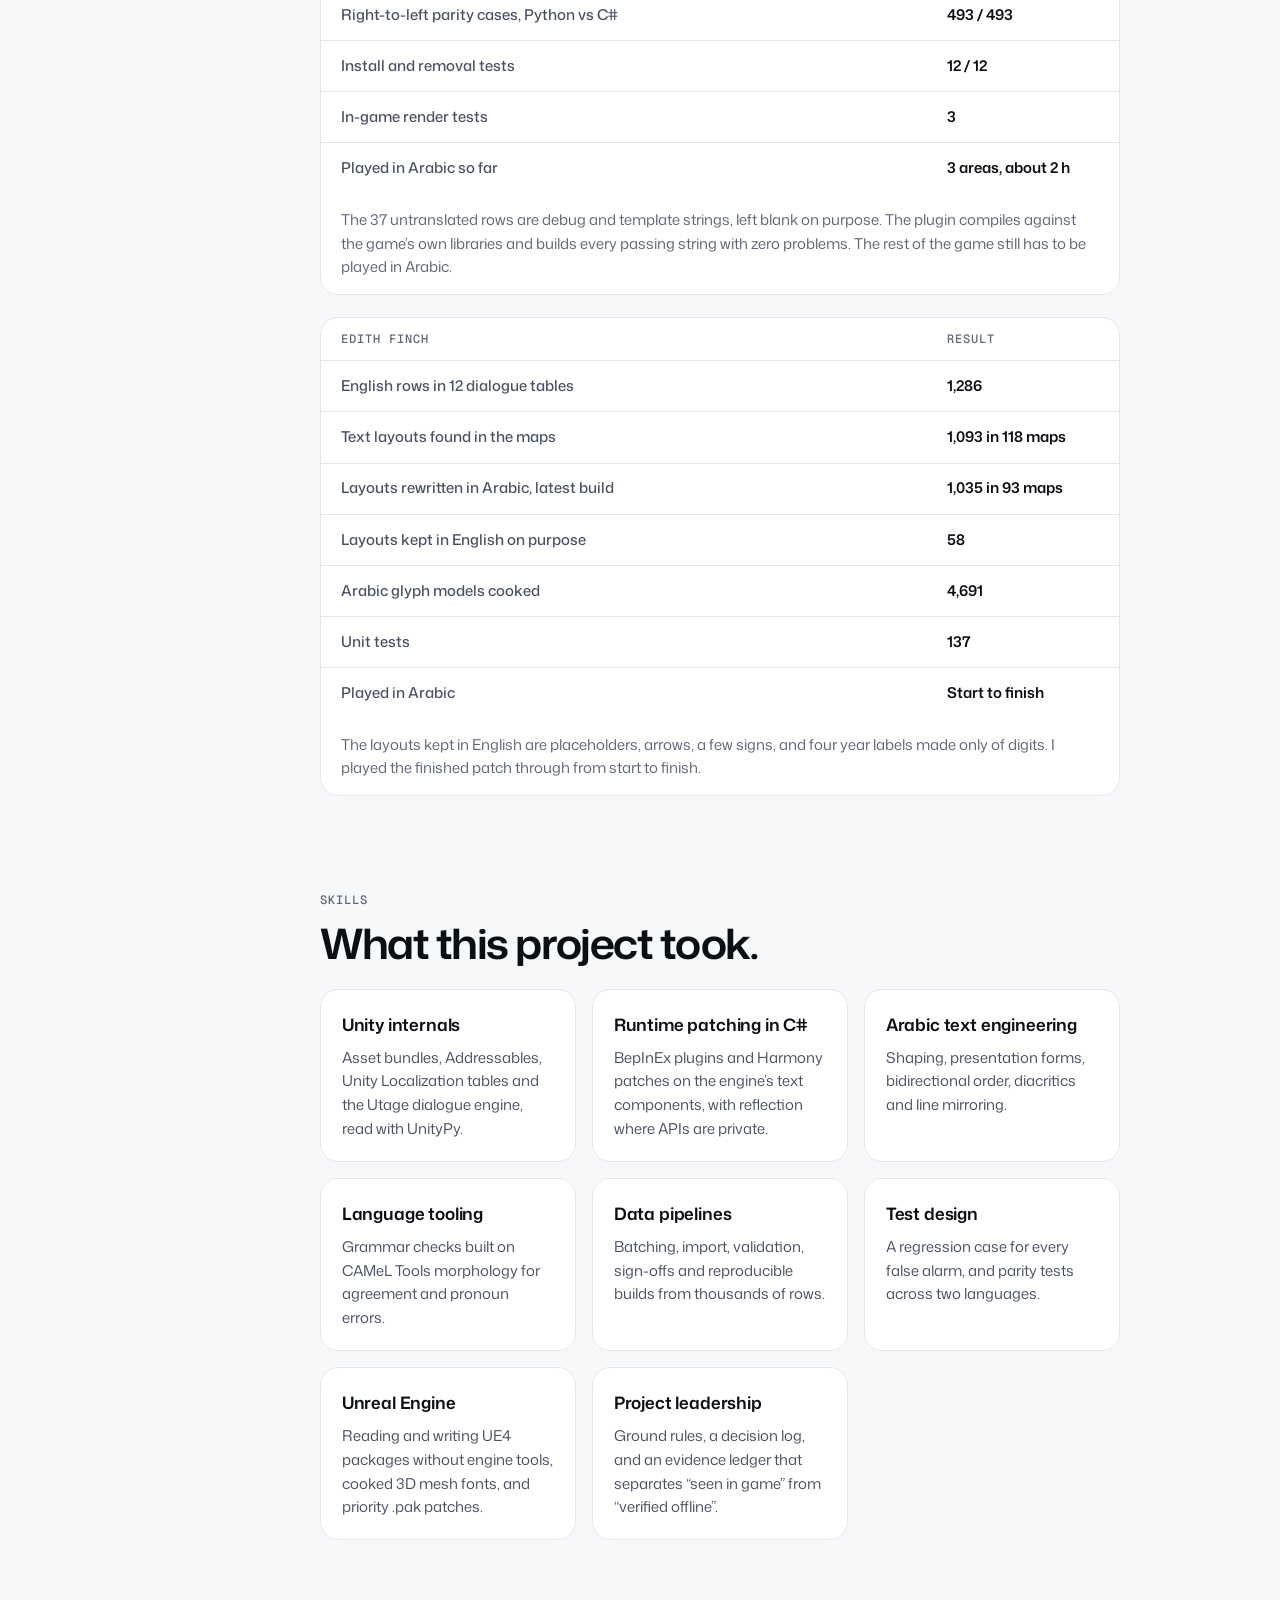
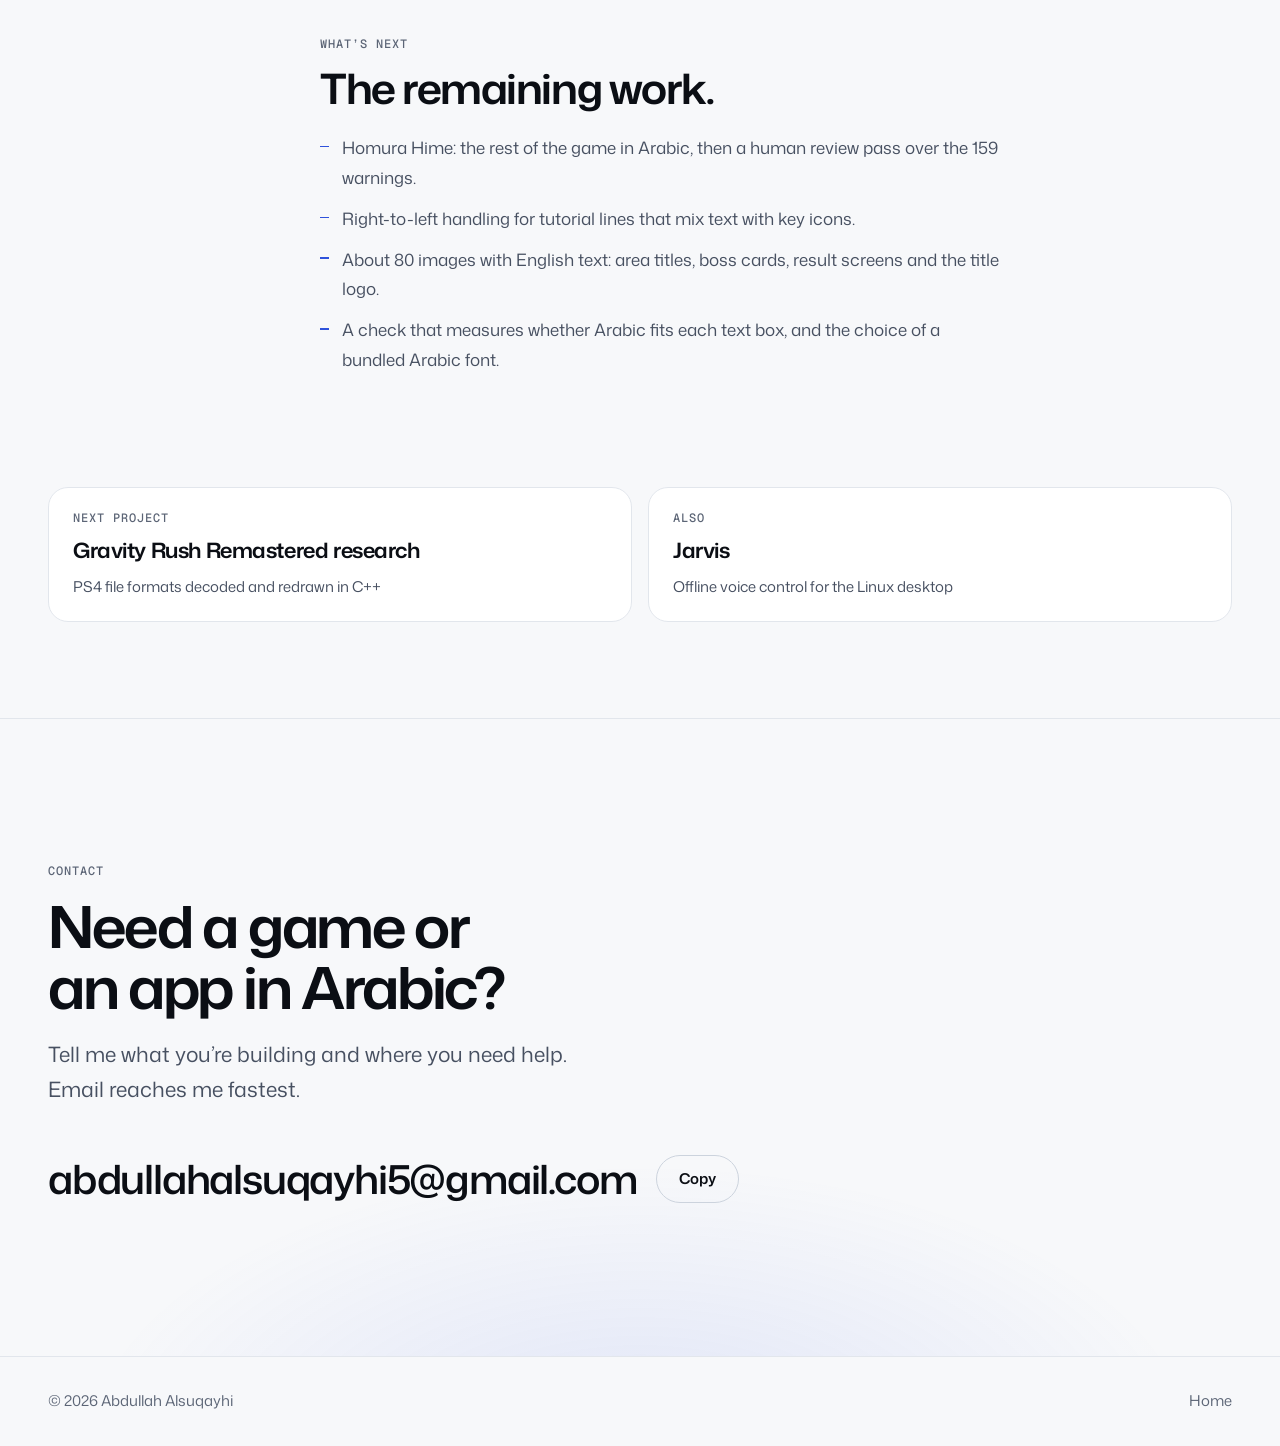
<file: arabic-localization/index.html>
<!doctype html>
<html lang="en">
<head>
<meta charset="utf-8">
<meta name="viewport" content="width=device-width, initial-scale=1, viewport-fit=cover">
<title>Arabic Game Localization · Abdullah Alsuqayhi</title>
<meta name="description" content="Case study: adding Arabic to Homura Hime (Unity 6) and What Remains of Edith Finch (Unreal Engine). Extraction, an Arabic grammar checker, right-to-left rendering and safe installers.">
<link rel="canonical" href="https://abdullaho21.github.io/arabic-localization/">
<meta property="og:type" content="article">
<meta property="og:site_name" content="Abdullah Alsuqayhi">
<meta property="og:url" content="https://abdullaho21.github.io/arabic-localization/">
<meta property="og:title" content="Arabic for games that shipped without it">
<meta property="og:description" content="A case study by Abdullah Alsuqayhi: 10,991 strings, an Arabic grammar gate, and three in-game render tests to make Unity draw Arabic right.">
<meta property="og:image" content="https://abdullaho21.github.io/assets/og-arabic-localization.png">
<meta property="og:image:width" content="1200">
<meta property="og:image:height" content="630">
<meta property="og:image:alt" content="Arabic for games that shipped without it: 10,954 of 10,991 strings translated, 493 of 493 RTL layout checks passing.">
<meta name="twitter:card" content="summary_large_image">
<meta name="color-scheme" content="dark light">
<meta name="theme-color" content="#08090c" media="(prefers-color-scheme: dark)">
<meta name="theme-color" content="#f7f8fa" media="(prefers-color-scheme: light)">
<link rel="icon" href="../assets/favicon.png" type="image/png" sizes="64x64">
<link rel="apple-touch-icon" href="../assets/apple-touch-icon.png">
<script>try{var t=localStorage.getItem("theme");if(t==="light"||t==="dark")document.documentElement.dataset.theme=t}catch(e){}document.documentElement.classList.add("js");if(!matchMedia("(prefers-reduced-motion: reduce)").matches)document.documentElement.classList.add("motion")</script>
<link rel="preconnect" href="https://fonts.googleapis.com">
<link rel="preconnect" href="https://fonts.gstatic.com" crossorigin>
<link rel="stylesheet" href="https://fonts.googleapis.com/css2?family=Mona+Sans:wdth,wght@100..112,400..700&family=Geist+Mono:wght@400..500&family=IBM+Plex+Sans+Arabic:wght@500;600&display=swap">
<link rel="stylesheet" href="../assets/site.css">
<script src="../assets/site.js" defer></script>
</head>
<body>
<a class="skip" href="#main">Skip to content</a>

<header class="nav" id="nav">
  <div class="wrap nav-in">
    <a class="brand" href="../" aria-label="Abdullah Alsuqayhi, home"><span class="mark" aria-hidden="true">ع</span><span class="brand-name">Abdullah Alsuqayhi</span></a>
    <nav aria-label="Primary">
      <ul class="nav-links">
        <li><a href="../#work">Work</a></li>
        <li><a href="../#about">About</a></li>
        <li><a href="#contact">Contact</a></li>
      </ul>
    </nav>
    <button class="icon-btn" id="theme" type="button" aria-label="Switch theme">
      <svg class="moon" viewBox="0 0 24 24" aria-hidden="true"><path fill="none" stroke="currentColor" stroke-width="1.8" stroke-linecap="round" stroke-linejoin="round" d="M20.5 14.2A8.5 8.5 0 0 1 9.8 3.5a8.5 8.5 0 1 0 10.7 10.7z"/></svg>
      <svg class="sun" viewBox="0 0 24 24" aria-hidden="true"><g fill="none" stroke="currentColor" stroke-width="1.8" stroke-linecap="round"><circle cx="12" cy="12" r="4.2"/><path d="M12 2.5v2M12 19.5v2M4.6 4.6l1.4 1.4M18 18l1.4 1.4M2.5 12h2M19.5 12h2M4.6 19.4 6 18M18 6l1.4-1.4"/></g></svg>
    </button>
  </div>
</header>

<main id="main" tabindex="-1">
  <article>
    <header class="cs-hero">
      <div class="wrap">
        <a class="back rise" style="--d:0" href="../#work"><svg viewBox="0 0 16 16" aria-hidden="true"><path fill="none" stroke="currentColor" stroke-width="1.6" stroke-linecap="round" stroke-linejoin="round" d="M13 8H3M7 4 3 8l4 4"/></svg>All work</a>
        <div class="cs-kicker rise" style="--d:1"><p class="eyebrow">Case study · Localization · 2026</p><span class="statuses"><span class="status"><i></i>Edith Finch complete</span><span class="status testing"><i></i>Homura Hime in testing</span></span></div>
        <h1 class="rise" style="--d:1">Arabic for games that shipped without it</h1>
        <p class="cs-sub rise" style="--d:2">Homura Hime and What Remains of Edith Finch, in Arabic.</p>
        <p class="cs-lede rise" style="--d:3">Neither game supports Arabic, and neither engine draws it correctly on its own. Arabic letters join and change shape, sentences run right to left, and diacritics sit above and below their letters. These games’ text systems assume none of that. For Homura Hime I built the whole pipeline, from pulling every string out of the game to a plugin that draws Arabic in its menus and dialogue. For Edith Finch, where most words on screen are 3D models, I built Arabic letter models in the game’s own format and played the whole game through in Arabic.</p>
        <dl class="cs-meta rise" style="--d:4">
          <div><dt class="eyebrow">Role</dt><dd>Project lead: scope, glossary and style decisions, and every in-game test. AI agents drafted the Arabic and assisted with engineering.</dd></div>
          <div><dt class="eyebrow">When</dt><dd>September–October 2026</dd></div>
          <div><dt class="eyebrow">Engines</dt><dd>Unity 6 (Homura Hime), Unreal Engine 4 (Edith Finch)</dd></div>
          <div><dt class="eyebrow">Stack</dt><dd>C#, BepInEx, Harmony, Python, UnityPy, CAMeL Tools, PowerShell</dd></div>
        </dl>
      </div>
    </header>

    <div class="wrap cs-visual reveal">
      <div class="media media-ar">
        <div class="ar-title">
          <p class="ar" lang="ar" dir="rtl">أميرة اللهب</p>
          <p class="en">Homura Hime · Arabic title</p>
        </div>
        <div class="dialog">
          <p class="q" lang="ar" dir="rtl">حفظ التقدّم الحاليّ؟</p>
          <div class="btns" lang="ar" dir="rtl"><span>نعم</span><span>لا</span></div>
          <p class="src">“Save current progress?” · Yes · No</p>
        </div>
        <table class="pairs">
          <caption>In-game menu strings</caption>
          <tbody>
            <tr><th scope="row">Mission</th><td lang="ar" dir="rtl">المهمّة</td></tr>
            <tr><th scope="row">Current Objective</th><td lang="ar" dir="rtl">الهدف الحاليّ</td></tr>
            <tr><th scope="row">Held Items</th><td lang="ar" dir="rtl">الأغراض المحمولة</td></tr>
          </tbody>
        </table>
      </div>
      <div class="kpis">
        <div><b>10,991</b><span>strings extracted from Homura Hime</span></div>
        <div><b>10,954</b><span>translated in the first full pass</span></div>
        <div><b>400 / 403</b><span>batches pass the grammar gate</span></div>
        <div><b>493 / 493</b><span>right-to-left layout checks pass</span></div>
      </div>
    </div>

    <div class="wrap cs-layout">
      <nav class="toc" aria-label="On this page">
        <p class="eyebrow">On this page</p>
        <ol>
          <li><a href="#overview">Overview</a></li>
          <li><a href="#text">Finding the text</a></li>
          <li><a href="#pipeline">The pipeline</a></li>
          <li><a href="#rendering">Making Arabic render</a></li>
          <li><a href="#problems">Problems and fixes</a></li>
          <li><a href="#edith-finch">Edith Finch</a></li>
          <li><a href="#results">Results</a></li>
          <li><a href="#skills">Skills</a></li>
          <li><a href="#next">What’s next</a></li>
        </ol>
      </nav>

      <div class="cs-content">
        <section class="cs-section reveal" id="overview" aria-labelledby="overview-h">
          <p class="eyebrow">Overview</p>
          <h2 id="overview-h">Four problems at once.</h2>
          <div class="prose">
            <p>Homura Hime is an action game built in Unity 6. Its text lives in three different places, its fonts contain no Arabic letters, and its text components lay out every line from left to right. Adding Arabic meant solving four problems together: find every string, translate it consistently, check Arabic grammar at the scale of eleven thousand lines, and make the engine draw it correctly.</p>
            <p>I set the ground rules before any code was written, and they shaped every technical decision:</p>
            <ul class="points">
              <li><strong>Never change a game file.</strong> The patch only adds files, and removing it restores the game exactly.</li>
              <li><strong>Never strip diacritics.</strong> Arabic tashkeel carries meaning, so it is kept exactly as written.</li>
              <li><strong>Every step is reproducible.</strong> Scripts are committed, backups come before overwrites, and source text is preserved byte for byte.</li>
              <li><strong>No claim without evidence.</strong> A result counts as “working in game” only after I have seen it in the game myself.</li>
            </ul>
          </div>
        </section>

        <section class="cs-section reveal" id="text" aria-labelledby="text-h">
          <p class="eyebrow">Finding the text</p>
          <h2 id="text-h">The first plan was for the wrong engine.</h2>
          <div class="prose">
            <p>The first brief assumed Unreal Engine tools, because that is what Edith Finch needed. Before building anything, I profiled the game’s files. Homura Hime is <strong>Unity 6000.0.28f1</strong> on the Mono backend, with unencrypted Addressables bundles, so the plan was rebuilt from scratch. Checking the engine first is now step one on every project.</p>
            <p>The text turned out to live in three places:</p>
            <ul class="points">
              <li><strong>19 Unity Localization tables</strong>, each in four languages. Their key names sit in shared data bundles eight folders deep.</li>
              <li><strong>A settings spreadsheet</strong>, <code>HomuraHime_UILocalization.xlsx</code>, with 126 rows.</li>
              <li><strong>The dialogue</strong>: one Utage scenario “book” inside <code>sharedassets1.assets</code>, with 187 sheets and 15,601 rows. CSV files that looked like the script were leftovers from the publisher.</li>
            </ul>
            <p>The extractor pulled out 2,167 interface rows and 8,755 lines of dialogue, plus 130 speaker names, and checked every string byte for byte against the raw table data. It also catalogued what must survive translation untouched: input icons like <code>[SHOOT]</code> and <code>[L3]</code>, TextMeshPro tags, and titles in literal angle brackets, like <code>&lt;Yudachi Evening Post&gt;</code>, that look like tags but are text.</p>
          </div>
        </section>

        <section class="cs-section reveal" id="pipeline" aria-labelledby="pipeline-h">
          <p class="eyebrow">The pipeline</p>
          <h2 id="pipeline-h">From game files to Arabic on screen.</h2>
          <figure class="diagram">
            <div class="diagram-box">
              <svg viewBox="0 0 760 690" role="img" aria-label="Localization pipeline. Read-only game files are extracted into 403 batches. An AI translator drafts the Arabic, then a grammar gate checks every batch. Errors go back to the translator as a fix list, and checker false alarms become new test fixtures. Batches that pass go to human review, then into the build, and a BepInEx plugin draws them in game without changing any game file.">
                <defs><marker id="loc-ah" viewBox="0 0 10 10" refX="9" refY="5" markerWidth="7" markerHeight="7" orient="auto-start-reverse"><path d="M0 0L10 5L0 10z" class="dg-head"/></marker><marker id="loc-ahh" viewBox="0 0 10 10" refX="9" refY="5" markerWidth="7" markerHeight="7" orient="auto-start-reverse"><path d="M0 0L10 5L0 10z" class="dg-head hot"/></marker></defs>

                <rect class="dg-box" x="40" y="20" width="250" height="54" rx="10"/>
                <text class="dg-t" x="165" y="43" text-anchor="middle">Game files</text>
                <text class="dg-s" x="165" y="61" text-anchor="middle">read-only · SHA-256 hashed</text>
                <text class="dg-l" x="350" y="51">never modified</text>
                <line class="dg-a" x1="165" y1="74" x2="165" y2="104" marker-end="url(#loc-ah)"/>

                <rect class="dg-box" x="40" y="106" width="250" height="54" rx="10"/>
                <text class="dg-t" x="165" y="129" text-anchor="middle">Extract</text>
                <text class="dg-s" x="165" y="147" text-anchor="middle">UnityPy · byte-exact</text>
                <text class="dg-l" x="350" y="137">19 tables · settings sheet · Utage book</text>
                <line class="dg-a" x1="165" y1="160" x2="165" y2="190" marker-end="url(#loc-ah)"/>

                <rect class="dg-box" x="40" y="192" width="250" height="54" rx="10"/>
                <text class="dg-t" x="165" y="215" text-anchor="middle">Batches</text>
                <text class="dg-s" x="165" y="233" text-anchor="middle">403 files · up to 40 rows</text>
                <text class="dg-l" x="350" y="223">2,167 UI rows · 8,755 dialogue lines</text>
                <line class="dg-a" x1="165" y1="246" x2="165" y2="276" marker-end="url(#loc-ah)"/>

                <rect class="dg-box" x="40" y="278" width="250" height="54" rx="10"/>
                <text class="dg-t" x="165" y="301" text-anchor="middle">AI translator</text>
                <text class="dg-s" x="165" y="319" text-anchor="middle">glossary + style guide</text>
                <text class="dg-l" x="350" y="309">keeps tokens, tags and line breaks</text>
                <line class="dg-a" x1="165" y1="332" x2="165" y2="362" marker-end="url(#loc-ah)"/>

                <rect class="dg-box hot" x="40" y="364" width="250" height="54" rx="10"/>
                <text class="dg-t" x="165" y="387" text-anchor="middle">Grammar gate</text>
                <text class="dg-s" x="165" y="405" text-anchor="middle">CAMeL Tools · flags, never edits</text>

                <path class="dg-a hot" d="M290 378H326V305H294" marker-end="url(#loc-ahh)"/>
                <text class="dg-l" x="336" y="346">errors go back as a fix list</text>

                <line class="dg-a dash" x1="292" y1="404" x2="498" y2="404" marker-start="url(#loc-ah)" marker-end="url(#loc-ah)"/>
                <text class="dg-l" x="395" y="396" text-anchor="middle">false alarm → fixed checker</text>
                <rect class="dg-box" x="500" y="377" width="220" height="54" rx="10"/>
                <text class="dg-t" x="610" y="400" text-anchor="middle">Regression fixtures</text>
                <text class="dg-s" x="610" y="418" text-anchor="middle">65 cases · re-run all batches</text>

                <line class="dg-a" x1="165" y1="418" x2="165" y2="448" marker-end="url(#loc-ah)"/>
                <text class="dg-l" x="177" y="438">ready</text>

                <rect class="dg-box" x="40" y="450" width="250" height="54" rx="10"/>
                <text class="dg-t" x="165" y="473" text-anchor="middle">Human review</text>
                <text class="dg-s" x="165" y="491" text-anchor="middle">signed waivers, name + note</text>
                <text class="dg-l" x="350" y="481">159 warnings to look at</text>
                <line class="dg-a" x1="165" y1="504" x2="165" y2="534" marker-end="url(#loc-ah)"/>

                <rect class="dg-box" x="40" y="536" width="250" height="54" rx="10"/>
                <text class="dg-t" x="165" y="559" text-anchor="middle">Build</text>
                <text class="dg-s" x="165" y="577" text-anchor="middle">ar-strings.tsv · 10,954 strings</text>
                <text class="dg-l" x="350" y="567">0 problems in the real build</text>
                <line class="dg-a" x1="165" y1="590" x2="165" y2="620" marker-end="url(#loc-ah)"/>

                <rect class="dg-box safe" x="40" y="622" width="250" height="54" rx="10"/>
                <text class="dg-t" x="165" y="645" text-anchor="middle">BepInEx plugin</text>
                <text class="dg-s" x="165" y="663" text-anchor="middle">adds files · mirrors each line</text>
                <text class="dg-l" x="350" y="653">removal restores the game exactly</text>
              </svg>
            </div>
            <figcaption>Two feedback loops keep quality honest. When the gate finds a real error, the batch goes back to the translator with a fix list. When the gate is wrong, the checker gets fixed and a regression case is added, and every delivered batch is checked again. The checker never edits Arabic itself.</figcaption>
          </figure>
          <div class="prose">
            <p>Each batch is a JSON file with exactly nine fields per row. The translator may change only three of them: the Arabic text, notes, and a status that moves from <em>needs translation</em> to <em>translated</em> to <em>reviewed</em>. Batches are created once and never overwritten, so nothing a translator delivers can be lost to a re-run.</p>
          </div>
        </section>

        <section class="cs-section reveal" id="rendering" aria-labelledby="rendering-h">
          <p class="eyebrow">Making Arabic render</p>
          <h2 id="rendering-h">Three tests, then the real thing.</h2>
          <div class="prose">
            <p>Unity’s text components don’t shape Arabic and don’t lay out right to left. I tested each idea inside the game with a small test plugin before building the real one.</p>
          </div>
          <ol class="steps">
            <li class="step">
              <span class="step-n" aria-hidden="true">1</span>
              <div class="step-body">
                <p class="when">Render test 1 · 29 September</p>
                <h3>The obvious switch made things worse</h3>
                <p>TextMeshPro has a built-in right-to-left setting. It reversed digits, turning 123 into 321, and would reverse any English too. The game’s log revealed something more important: TextMeshPro barely matters here. Almost all text goes through Unity’s older UI.Text and the Utage dialogue engine.</p>
              </div>
            </li>
            <li class="step">
              <span class="step-n" aria-hidden="true">2</span>
              <div class="step-body">
                <p class="when">Render test 2 · 29 September</p>
                <h3>Letters joined, but lines started on the wrong side</h3>
                <p>The plugin now pre-shapes the text into Arabic presentation forms, in visual order, with each diacritic placed just before its letter. Arabic appeared joined, in the right order, with diacritics on the right letters, in the game’s own fonts through Windows font fallback. But every line still started from the left. My note after the test: the lines are written from the wrong side.</p>
              </div>
            </li>
            <li class="step ok">
              <span class="step-n" aria-hidden="true">3</span>
              <div class="step-body">
                <p class="when">Render test 3 · 29 September</p>
                <h3>The game breaks the lines; the plugin mirrors them</h3>
                <p>Instead of guessing line widths, the plugin lets the game wrap each paragraph with its real font and box size, then mirrors every line and right-aligns it. Dialogue now types in from the right, paragraphs wrap in the right order, and input icons like <code>[L3]</code> stay intact. One thing broke: right-aligned menu labels slid out of their red bars. That set the rule that menus keep the game’s own layout.</p>
              </div>
            </li>
            <li class="step ok">
              <span class="step-n" aria-hidden="true">4</span>
              <div class="step-body">
                <p class="when">Play test</p>
                <h3>Two hours in Arabic</h3>
                <p>The real plugin is built from all 400 passing batches and verified offline. I played the first three areas of the game in Arabic, about two hours of play.</p>
              </div>
            </li>
            <li class="step now">
              <span class="step-n" aria-hidden="true">5</span>
              <div class="step-body">
                <p class="when">Next</p>
                <h3>The rest of the game</h3>
                <p>A play-through of the remaining areas in Arabic.</p>
              </div>
            </li>
          </ol>
        </section>

        <section class="cs-section reveal" id="problems" aria-labelledby="problems-h">
          <p class="eyebrow">Problems and fixes</p>
          <h2 id="problems-h">What got in the way.</h2>
          <div class="challenges">
            <article class="challenge">
              <h3>Machine-drafted Arabic needs grammar checks at scale</h3>
              <div class="pf">
                <div><p class="tag">Problem</p><p>Nobody can proofread eleven thousand lines line by line before every build. Arabic adds traps English doesn’t have: pronouns and adjectives must agree in gender with what they refer to, and a missing or extra pronoun changes the meaning.</p></div>
                <div><p class="tag fix">What I did</p><p>I specified a grammar gate that runs on every batch before a person sees it. Built on CAMeL Tools’ Arabic morphology, it checks pronoun references, gender agreement, redundant and missing pronouns, numbers, tags, tokens and line breaks. It reports an error only with strong evidence, and it flags problems without ever fixing them.</p></div>
              </div>
              <p class="result"><svg viewBox="0 0 20 20" aria-hidden="true"><path fill="none" stroke="currentColor" stroke-width="2" stroke-linecap="round" stroke-linejoin="round" d="m5 10.5 3.2 3L15 6.5"/></svg>400 of 403 batches pass with zero errors. The other three hold only debug strings.</p>
            </article>

            <article class="challenge">
              <h3>The checker raised false alarms</h3>
              <div class="pf">
                <div><p class="tag">Problem</p><p>On real deliveries the checker flagged correct Arabic. The word <span class="ar-inline" lang="ar">الآن</span> (“now”) contains <span class="ar-inline" lang="ar">آن</span>, a character’s name, so it was read as a mention of that character. Some nouns, like <span class="ar-inline" lang="ar">الأرض</span> (“the earth”), are feminine without looking feminine.</p></div>
                <div><p class="tag fix">What I did</p><p>Every false alarm follows the same procedure: write a test case from the real line, show it fails on the old checker, fix the checker, then re-run every delivered batch. Names now match whole words only, and lexically feminine nouns are handled.</p></div>
              </div>
              <p class="result"><svg viewBox="0 0 20 20" aria-hidden="true"><path fill="none" stroke="currentColor" stroke-width="2" stroke-linecap="round" stroke-linejoin="round" d="m5 10.5 3.2 3L15 6.5"/></svg>65 pronoun cases and 38 number cases, each one from a real line.</p>
            </article>

            <article class="challenge">
              <h3>The game’s fonts have no Arabic letters</h3>
              <div class="pf">
                <div><p class="tag">Problem</p><p>The game ships Roboto and Japanese and Chinese fonts. None of them contains a single Arabic glyph.</p></div>
                <div><p class="tag fix">What I did</p><p>Render tests showed that Unity falls back to the operating system’s fonts for missing characters, so Arabic draws on Windows through fonts like Arial and Segoe UI. That works today. Bundling an open-licensed Arabic font, such as Noto Naskh Arabic or Amiri, is the remaining decision.</p></div>
              </div>
              <p class="result"><svg viewBox="0 0 20 20" aria-hidden="true"><path fill="none" stroke="currentColor" stroke-width="2" stroke-linecap="round" stroke-linejoin="round" d="m5 10.5 3.2 3L15 6.5"/></svg>Arabic draws in the game’s own text components with no font replaced.</p>
            </article>

            <article class="challenge">
              <h3>Two languages had to agree on every line</h3>
              <div class="pf">
                <div><p class="tag">Problem</p><p>The line-mirroring logic exists twice: in Python, where the build is checked, and in C#, inside the plugin. If the two ever disagree, a line that passed every offline check could still render wrong in the game.</p></div>
                <div><p class="tag fix">What I did</p><p>I added a parity test that runs the same cases through both implementations and compares the output, including diacritics, lam-alef ligatures, digits, Latin text and brackets.</p></div>
              </div>
              <p class="result"><svg viewBox="0 0 20 20" aria-hidden="true"><path fill="none" stroke="currentColor" stroke-width="2" stroke-linecap="round" stroke-linejoin="round" d="m5 10.5 3.2 3L15 6.5"/></svg>493 of 493 cases match on the real translated data.</p>
            </article>

            <article class="challenge">
              <h3>Spreadsheets quietly destroy data</h3>
              <div class="pf">
                <div><p class="tag">Problem</p><p>String IDs like <code>43156479604867072</code> are too large for Excel or JavaScript numbers, which round them silently. Saving the glossary as a plain CSV in Excel wipes out Arabic and Chinese text.</p></div>
                <div><p class="tag fix">What I did</p><p>IDs are always stored as text, never as numbers. The glossary must be saved as “CSV UTF-8”, and that rule is written into the project instructions for everyone who edits it.</p></div>
              </div>
              <p class="result"><svg viewBox="0 0 20 20" aria-hidden="true"><path fill="none" stroke="currentColor" stroke-width="2" stroke-linecap="round" stroke-linejoin="round" d="m5 10.5 3.2 3L15 6.5"/></svg>No lost IDs and no corrupted Arabic between the translator, the tools and the build.</p>
            </article>

            <article class="challenge">
              <h3>Installing a patch without touching the game</h3>
              <div class="pf">
                <div><p class="tag">Problem</p><p>The easy route replaces the game’s data bundles, which breaks on every update and is hard to undo. I ruled that out from the start.</p></div>
                <div><p class="tag fix">What I did</p><p>The patch is a BepInEx plugin that only adds files. The installer refuses to overwrite anything, writes a record of every file it adds, and on removal deletes exactly those files and re-checks the game’s hashes. The BepInEx log contains the PC’s hardware names, so it is kept out of Git.</p></div>
              </div>
              <p class="result"><svg viewBox="0 0 20 20" aria-hidden="true"><path fill="none" stroke="currentColor" stroke-width="2" stroke-linecap="round" stroke-linejoin="round" d="m5 10.5 3.2 3L15 6.5"/></svg>12 of 12 install and removal tests pass on a mock game folder.</p>
            </article>
          </div>
        </section>

        <section class="cs-section reveal" id="edith-finch" aria-labelledby="edith-h">
          <p class="eyebrow">What Remains of Edith Finch</p>
          <h2 id="edith-h">A game whose words are 3D models.</h2>
          <div class="prose">
            <p>Edith Finch was the first game I localized into Arabic. It runs on an early version of Unreal Engine 4 and tells its story in words placed in the world, and most of the family’s stories have their own handwriting font. Those words aren’t text the engine lays out. Each letter is a small 3D model, and the game has no translation files to edit.</p>
            <p>The ground rules were the same as for Homura Hime: game files stay read-only, and nothing in the game’s code changes. Everything ships in one extra archive, <code>FinchGame_Arabic_P.pak</code>, which the engine loads on top of the original. Removing it restores the game. I have played the whole game through in Arabic, from start to finish.</p>
          </div>
          <figure class="diagram">
            <div class="diagram-box">
              <svg viewBox="0 0 760 520" role="img" aria-label="Edith Finch patch pipeline. The game's archive is read without changes. A custom parser finds 1,093 English text layouts in 118 maps. Each Arabic line is shaped with Noto Naskh Arabic and cut into joined clusters. Each cluster is cooked into a 3D glyph mesh, 4,691 in all, added to nine of the game's fonts. The English layouts are rewritten to use them, 1,035 layouts in 93 maps, and everything ships in one patch archive that loads over the original.">
                <defs><marker id="ef-ah" viewBox="0 0 10 10" refX="9" refY="5" markerWidth="7" markerHeight="7" orient="auto-start-reverse"><path d="M0 0L10 5L0 10z" class="dg-head"/></marker></defs>

                <rect class="dg-box" x="40" y="20" width="250" height="54" rx="10"/>
                <text class="dg-t" x="165" y="43" text-anchor="middle">Game archive</text>
                <text class="dg-s" x="165" y="61" text-anchor="middle">Pak v3 · Oodle · read-only</text>
                <text class="dg-l" x="350" y="51">21,743 entries · hashes checked before and after</text>
                <line class="dg-a" x1="165" y1="74" x2="165" y2="104" marker-end="url(#ef-ah)"/>

                <rect class="dg-box" x="40" y="106" width="250" height="54" rx="10"/>
                <text class="dg-t" x="165" y="129" text-anchor="middle">Read the maps</text>
                <text class="dg-s" x="165" y="147" text-anchor="middle">own UE4 package parser</text>
                <text class="dg-l" x="350" y="137">1,093 English text layouts in 118 maps</text>
                <line class="dg-a" x1="165" y1="160" x2="165" y2="190" marker-end="url(#ef-ah)"/>

                <rect class="dg-box" x="40" y="192" width="250" height="54" rx="10"/>
                <text class="dg-t" x="165" y="215" text-anchor="middle">Shape the Arabic</text>
                <text class="dg-s" x="165" y="233" text-anchor="middle">Noto Naskh · joins, marks, RTL</text>
                <text class="dg-l" x="350" y="223">each line cut into joined clusters</text>
                <line class="dg-a" x1="165" y1="246" x2="165" y2="276" marker-end="url(#ef-ah)"/>

                <rect class="dg-box" x="40" y="278" width="250" height="54" rx="10"/>
                <text class="dg-t" x="165" y="301" text-anchor="middle">Cook glyph meshes</text>
                <text class="dg-s" x="165" y="319" text-anchor="middle">3 LODs · shipped “P” as template</text>
                <text class="dg-l" x="350" y="309">4,691 meshes added to 9 of the game’s fonts</text>
                <line class="dg-a" x1="165" y1="332" x2="165" y2="362" marker-end="url(#ef-ah)"/>

                <rect class="dg-box hot" x="40" y="364" width="250" height="54" rx="10"/>
                <text class="dg-t" x="165" y="387" text-anchor="middle">Rewrite the layouts</text>
                <text class="dg-s" x="165" y="405" text-anchor="middle">private-use code points</text>
                <text class="dg-l" x="350" y="395">1,035 layouts in 93 maps</text>
                <line class="dg-a" x1="165" y1="418" x2="165" y2="448" marker-end="url(#ef-ah)"/>

                <rect class="dg-box safe" x="40" y="450" width="250" height="54" rx="10"/>
                <text class="dg-t" x="165" y="473" text-anchor="middle">FinchGame_Arabic_P.pak</text>
                <text class="dg-s" x="165" y="491" text-anchor="middle">loads over the original</text>
                <text class="dg-l" x="350" y="481">removing it restores the game</text>
              </svg>
            </div>
            <figcaption>The game draws a word by looking up each character in a mesh font. The patch adds new characters to those fonts, one for each shaped Arabic cluster, so the game’s own renderer draws Arabic with no change to its code.</figcaption>
          </figure>
          <div class="challenges">
            <article class="challenge">
              <h3>The game has no translation files</h3>
              <div class="pf">
                <div><p class="tag">Problem</p><p>Unreal games usually keep their text in <code>.locres</code> files, and my first plan was to rebuild those. Edith Finch has none. Its dialogue sits in 12 tables with 1,286 English rows, so I changed three strings there as a test. The menu stayed in English.</p></div>
                <div><p class="tag fix">What I did</p><p>I scanned all 20,261 of the game’s assets and found the text the player sees baked into the maps. Every piece of text owns a saved layout for each language, holding the string, a position for every letter and the font that draws it. So the patch rewrites the English layouts themselves: 1,093 of them, in 118 maps.</p></div>
              </div>
              <p class="result"><svg viewBox="0 0 20 20" aria-hidden="true"><path fill="none" stroke="currentColor" stroke-width="2" stroke-linecap="round" stroke-linejoin="round" d="m5 10.5 3.2 3L15 6.5"/></svg>A test patch that drew “TEST” in the main menu proved a removable archive can replace a map.</p>
            </article>

            <article class="challenge">
              <h3>The words are 3D models, not text</h3>
              <div class="pf">
                <div><p class="tag">Problem</p><p>Each of the game’s mesh fonts maps one character to one small cooked 3D model. None of them has a single Arabic letter, so real Arabic characters drew as boxes.</p></div>
                <div><p class="tag fix">What I did</p><p>First I proved how the lookup works: pointing Arabic characters at existing Latin models drew “A B C D”. Then I built new letter models in the game’s own cooked format, with three levels of detail each, using the shipped letter “P” as the template. They are added to the fonts at private-use code points. Font entries point to their model by a plain path, so adding letters needed no changes to the package’s import table.</p></div>
              </div>
              <p class="result"><svg viewBox="0 0 20 20" aria-hidden="true"><path fill="none" stroke="currentColor" stroke-width="2" stroke-linecap="round" stroke-linejoin="round" d="m5 10.5 3.2 3L15 6.5"/></svg><span>On 26 September the main menu showed <span class="ar-inline" lang="ar">العب</span> (“Play”) right-aligned on the English baseline, joined, with its dot below.</span></p>
            </article>

            <article class="challenge">
              <h3>One shape per letter can’t spell Arabic</h3>
              <div class="pf">
                <div><p class="tag">Problem</p><p>My first version gave each Arabic character one model. But Arabic letters change shape with their position in a word, and a font entry holds only one shape. It failed on the first word that needed one letter in two forms, <span class="ar-inline" lang="ar">الخيارات</span> (“Options”). Arabic presentation forms, the usual shortcut, don’t cover the marks or the font’s ligatures either.</p></div>
                <div><p class="tag fix">What I did</p><p>Each line is now shaped first with a real Arabic font, Noto Naskh Arabic, which joins the letters, places the marks and orders the words right to left. The shaped line is cut into clusters, each cluster becomes its own model at its own code point, and the layout gets new letter positions. A cluster is reused wherever the same shape appears at the same size.</p></div>
              </div>
              <p class="result"><svg viewBox="0 0 20 20" aria-hidden="true"><path fill="none" stroke="currentColor" stroke-width="2" stroke-linecap="round" stroke-linejoin="round" d="m5 10.5 3.2 3L15 6.5"/></svg>The latest build rewrites 1,035 layouts in 93 maps with 4,691 Arabic glyph models across 9 of the game’s fonts.</p>
            </article>

            <article class="challenge">
              <h3>Diacritics need room the English lines don’t have</h3>
              <div class="pf">
                <div><p class="tag">Problem</p><p>Tashkeel sits above and below the letters, so fully vocalized Arabic stands taller than English. From the files I estimated a menu line pitch of 121 units and a 1.1× zoom on the selected item.</p></div>
                <div><p class="tag fix">What I did</p><p>I built a test menu that uses every mark (fatha, damma, kasra, sukun, shadda with a vowel, tanween, hamza with kasra), 46 models in all, and measured it in the game: a pitch of 130 units and a 1.18× zoom. Story lines now get a taller pitch where Arabic needs it, and one-line menu items shrink to fit instead of wrapping.</p></div>
              </div>
              <p class="result"><svg viewBox="0 0 20 20" aria-hidden="true"><path fill="none" stroke="currentColor" stroke-width="2" stroke-linecap="round" stroke-linejoin="round" d="m5 10.5 3.2 3L15 6.5"/></svg>Every mark sat on its own letter, even on the highlighted item. Four marks touched the line below by about a pixel.</p>
            </article>

            <article class="challenge">
              <h3>A file format modern tools can’t open</h3>
              <div class="pf">
                <div><p class="tag">Problem</p><p>The packages use an early Unreal Engine 4 format, from around version 4.9 or 4.10. Current UAsset tools can’t read them at all, and the main archive is compressed with Oodle.</p></div>
                <div><p class="tag fix">What I did</p><p>The project reads and writes the packages itself, and each writer had to reproduce the original files byte for byte before I trusted it. Some packages carry an extra version table that shifts the header, which broke my first scan on 21 of them until the parser handled it. Decompression uses the game’s own Oodle library, loaded in place and never copied.</p></div>
              </div>
              <p class="result"><svg viewBox="0 0 20 20" aria-hidden="true"><path fill="none" stroke="currentColor" stroke-width="2" stroke-linecap="round" stroke-linejoin="round" d="m5 10.5 3.2 3L15 6.5"/></svg>All 21,743 archive entries read with verified hashes, and four of the game’s own letter models re-encode byte for byte.</p>
            </article>

            <article class="challenge">
              <h3>Words in the credits ran into each other</h3>
              <div class="pf">
                <div><p class="tag">Problem</p><p>Playing a full build, I saw words in the credits overlapping. I had no screenshot of it, so the cause had to be found offline.</p></div>
                <div><p class="tag fix">What I did</p><p>Analysis found three causes: credit blocks in the pause menu ran into the next block, dots under one line touched the line below, and Latin names were drawn 27% larger than in English. Blocks are now held to their English footprint, lines keep an even clearance, and names use the English letter height. A neighbor check now places every text’s real outlines at its position in the world and compares them.</p></div>
              </div>
              <p class="result"><svg viewBox="0 0 20 20" aria-hidden="true"><path fill="none" stroke="currentColor" stroke-width="2" stroke-linecap="round" stroke-linejoin="round" d="m5 10.5 3.2 3L15 6.5"/></svg>Confirmed in the game during my full play-through.</p>
            </article>
          </div>
          <div class="prose">
            <p>The Arabic uses Noto Naskh Arabic for most of the game. For Edie’s letter and pages I chose Aref Ruqaa, for a slightly older, handwritten feel. The title logo’s three lines step down to the right in English, so in Arabic I mirrored the steps.</p>
            <p>The patch installs and uninstalls with one click, through batch files driving a PowerShell script, with instructions in Arabic and English. It looks for Steam, Epic Games and GOG installs, checks its own file before and after copying, warns if the game is a different version from the one it was built for, and refuses to install over an older test patch.</p>
            <p>The most useful thing Edith Finch taught me was not a tool. It was the habit of checking how a game is built before planning anything, which is exactly what saved Homura Hime from a pipeline built for the wrong engine.</p>
          </div>
        </section>

        <section class="cs-section reveal" id="results" aria-labelledby="results-h">
          <p class="eyebrow">Results</p>
          <h2 id="results-h">Where it stands.</h2>
          <div class="table-wrap">
            <table class="data aligned">
              <thead><tr><th scope="col">Homura Hime</th><th scope="col">Result</th></tr></thead>
              <tbody>
                <tr><th scope="row">Strings extracted (UI, dialogue, names)</th><td>10,991</td></tr>
                <tr><th scope="row">Translated in the first full pass</th><td>10,954</td></tr>
                <tr><th scope="row">Batches passing the grammar gate</th><td>400 / 403</td></tr>
                <tr><th scope="row">Warnings left for human review</th><td>159</td></tr>
                <tr><th scope="row">Right-to-left parity cases, Python vs C#</th><td>493 / 493</td></tr>
                <tr><th scope="row">Install and removal tests</th><td>12 / 12</td></tr>
                <tr><th scope="row">In-game render tests</th><td>3</td></tr>
                <tr><th scope="row">Played in Arabic so far</th><td>3 areas, about 2 h</td></tr>
              </tbody>
              <caption>The 37 untranslated rows are debug and template strings, left blank on purpose. The plugin compiles against the game’s own libraries and builds every passing string with zero problems. The rest of the game still has to be played in Arabic.</caption>
            </table>
          </div>
          <div class="table-wrap">
            <table class="data aligned">
              <thead><tr><th scope="col">Edith Finch</th><th scope="col">Result</th></tr></thead>
              <tbody>
                <tr><th scope="row">English rows in 12 dialogue tables</th><td>1,286</td></tr>
                <tr><th scope="row">Text layouts found in the maps</th><td>1,093 in 118 maps</td></tr>
                <tr><th scope="row">Layouts rewritten in Arabic, latest build</th><td>1,035 in 93 maps</td></tr>
                <tr><th scope="row">Layouts kept in English on purpose</th><td>58</td></tr>
                <tr><th scope="row">Arabic glyph models cooked</th><td>4,691</td></tr>
                <tr><th scope="row">Unit tests</th><td>137</td></tr>
                <tr><th scope="row">Played in Arabic</th><td>Start to finish</td></tr>
              </tbody>
              <caption>The layouts kept in English are placeholders, arrows, a few signs, and four year labels made only of digits. I played the finished patch through from start to finish.</caption>
            </table>
          </div>
        </section>

        <section class="cs-section reveal" id="skills" aria-labelledby="skills-h">
          <p class="eyebrow">Skills</p>
          <h2 id="skills-h">What this project took.</h2>
          <div class="skills-grid">
            <div class="skill"><h3>Unity internals</h3><p>Asset bundles, Addressables, Unity Localization tables and the Utage dialogue engine, read with UnityPy.</p></div>
            <div class="skill"><h3>Runtime patching in C#</h3><p>BepInEx plugins and Harmony patches on the engine’s text components, with reflection where APIs are private.</p></div>
            <div class="skill"><h3>Arabic text engineering</h3><p>Shaping, presentation forms, bidirectional order, diacritics and line mirroring.</p></div>
            <div class="skill"><h3>Language tooling</h3><p>Grammar checks built on CAMeL Tools morphology for agreement and pronoun errors.</p></div>
            <div class="skill"><h3>Data pipelines</h3><p>Batching, import, validation, sign-offs and reproducible builds from thousands of rows.</p></div>
            <div class="skill"><h3>Test design</h3><p>A regression case for every false alarm, and parity tests across two languages.</p></div>
            <div class="skill"><h3>Unreal Engine</h3><p>Reading and writing UE4 packages without engine tools, cooked 3D mesh fonts, and priority .pak patches.</p></div>
            <div class="skill"><h3>Project leadership</h3><p>Ground rules, a decision log, and an evidence ledger that separates “seen in game” from “verified offline”.</p></div>
          </div>
        </section>

        <section class="cs-section reveal" id="next" aria-labelledby="next-h">
          <p class="eyebrow">What’s next</p>
          <h2 id="next-h">The remaining work.</h2>
          <div class="prose">
            <ul class="points">
              <li>Homura Hime: the rest of the game in Arabic, then a human review pass over the 159 warnings.</li>
              <li>Right-to-left handling for tutorial lines that mix text with key icons.</li>
              <li>About 80 images with English text: area titles, boss cards, result screens and the title logo.</li>
              <li>A check that measures whether Arabic fits each text box, and the choice of a bundled Arabic font.</li>
            </ul>
          </div>
        </section>
      </div>
    </div>
  </article>

  <nav class="wrap more" aria-label="More projects">
    <a href="../gravity-rush/"><span class="eyebrow">Next project</span><b>Gravity Rush Remastered research</b><span>PS4 file formats decoded and redrawn in <span class="nw">C++</span></span></a>
    <a href="../jarvis/"><span class="eyebrow">Also</span><b>Jarvis</b><span>Offline voice control for the Linux desktop</span></a>
  </nav>

  <section class="contact" id="contact" aria-labelledby="contact-h">
    <div class="wrap reveal">
      <p class="eyebrow">Contact</p>
      <h2 class="h2" id="contact-h">Need a game or an app in Arabic?</h2>
      <p class="contact-lede">Tell me what you’re building and where you need help. Email reaches me fastest.</p>
      <div class="email-row">
        <a class="email" id="email" href="mailto:abdullahalsuqayhi5@gmail.com">abdullahalsuqayhi5@gmail.com</a>
        <button class="btn" id="copy" type="button"><span id="copy-label">Copy</span><span class="sr-only"> email address</span></button>
      </div>
      <span class="sr-only" id="live" aria-live="polite"></span>
    </div>
  </section>
</main>

<footer class="footer">
  <div class="wrap">
    <p>© <span id="year">2026</span> Abdullah Alsuqayhi</p>
    <a href="../">Home</a>
  </div>
</footer>
</body>
</html>
</file>
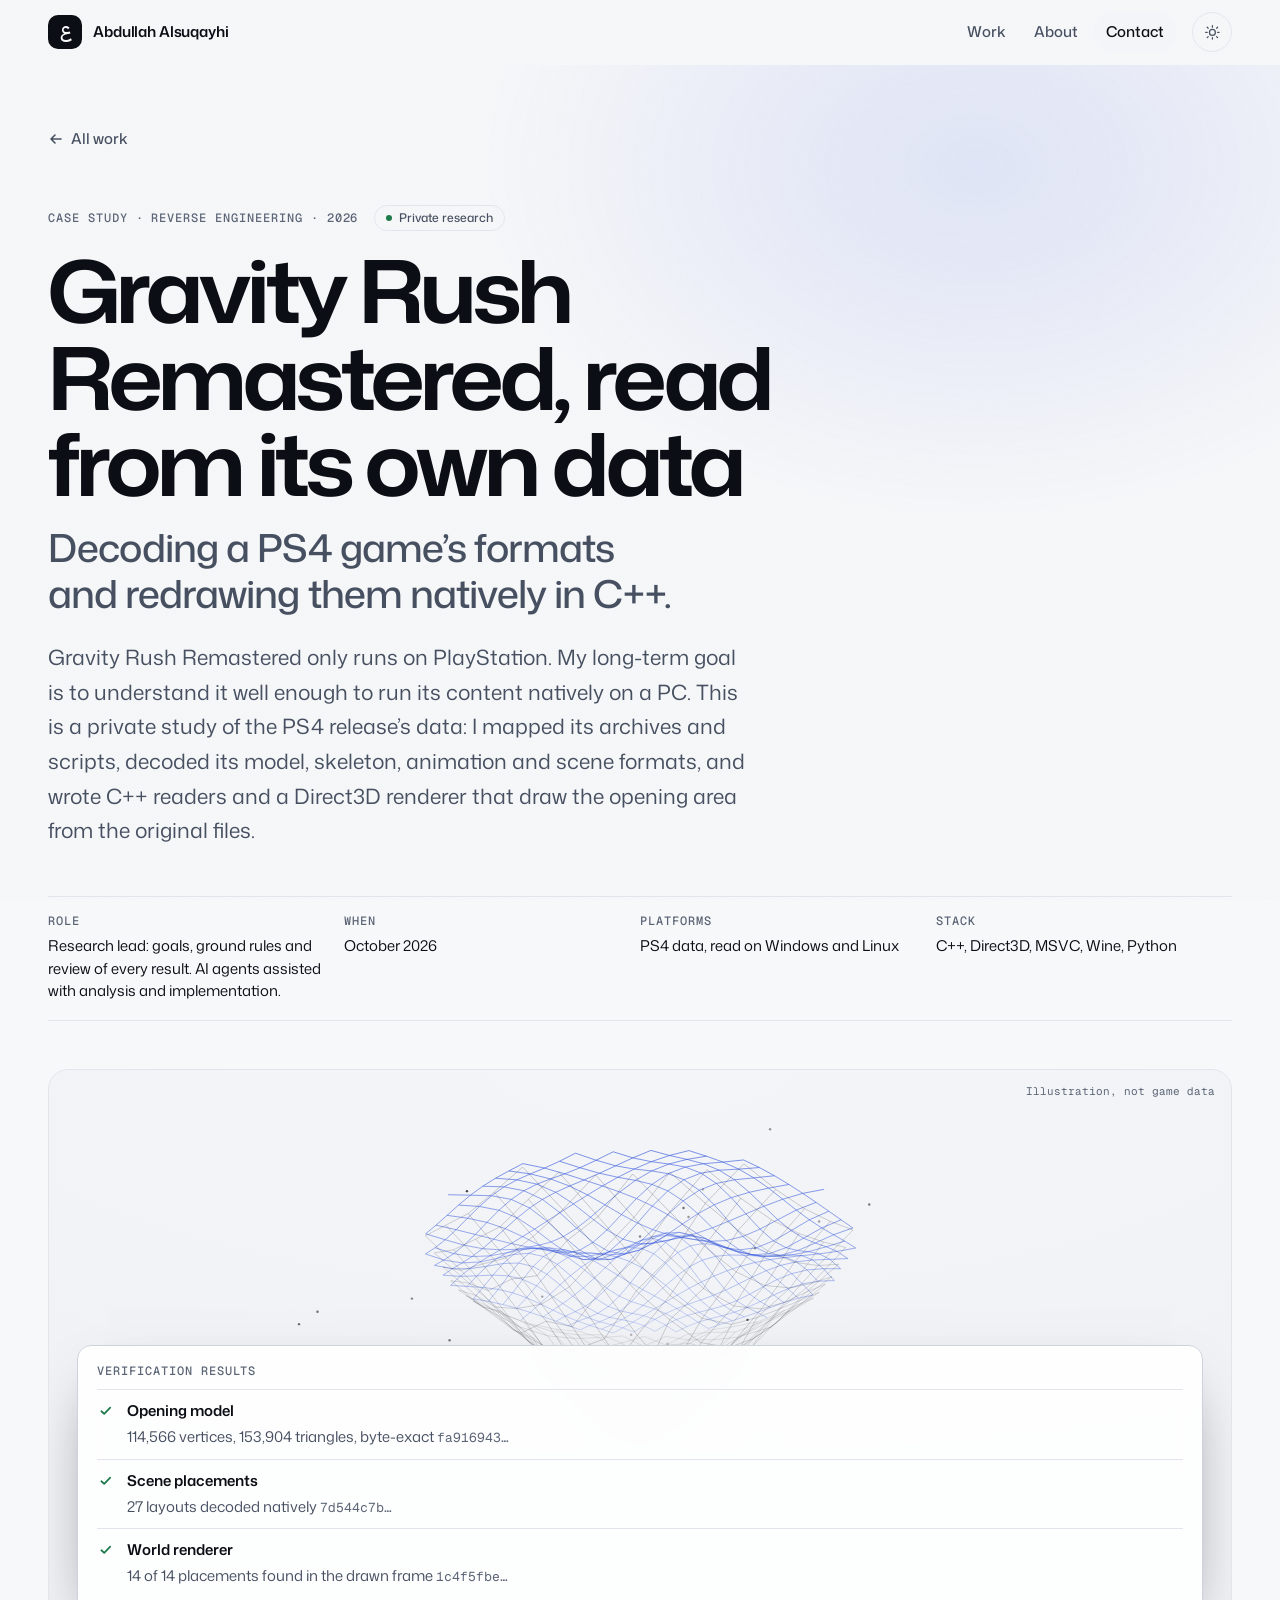
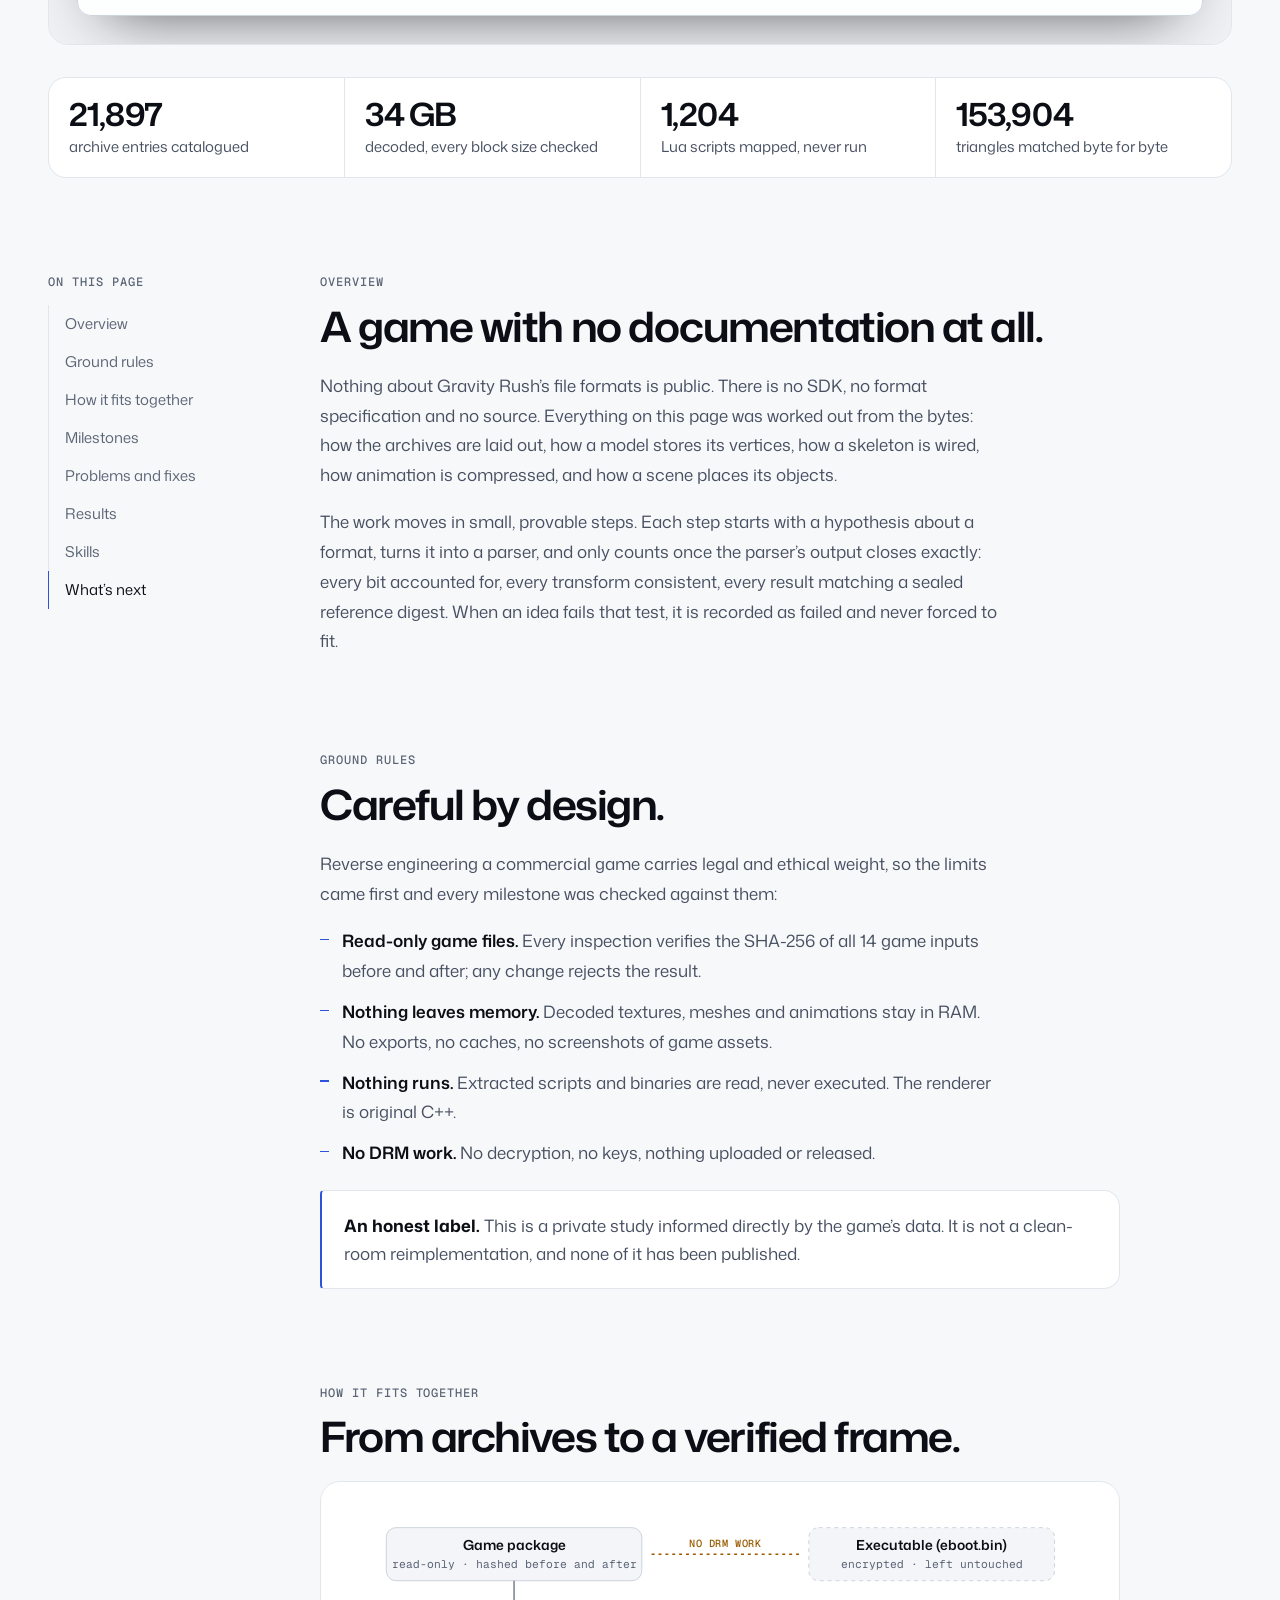
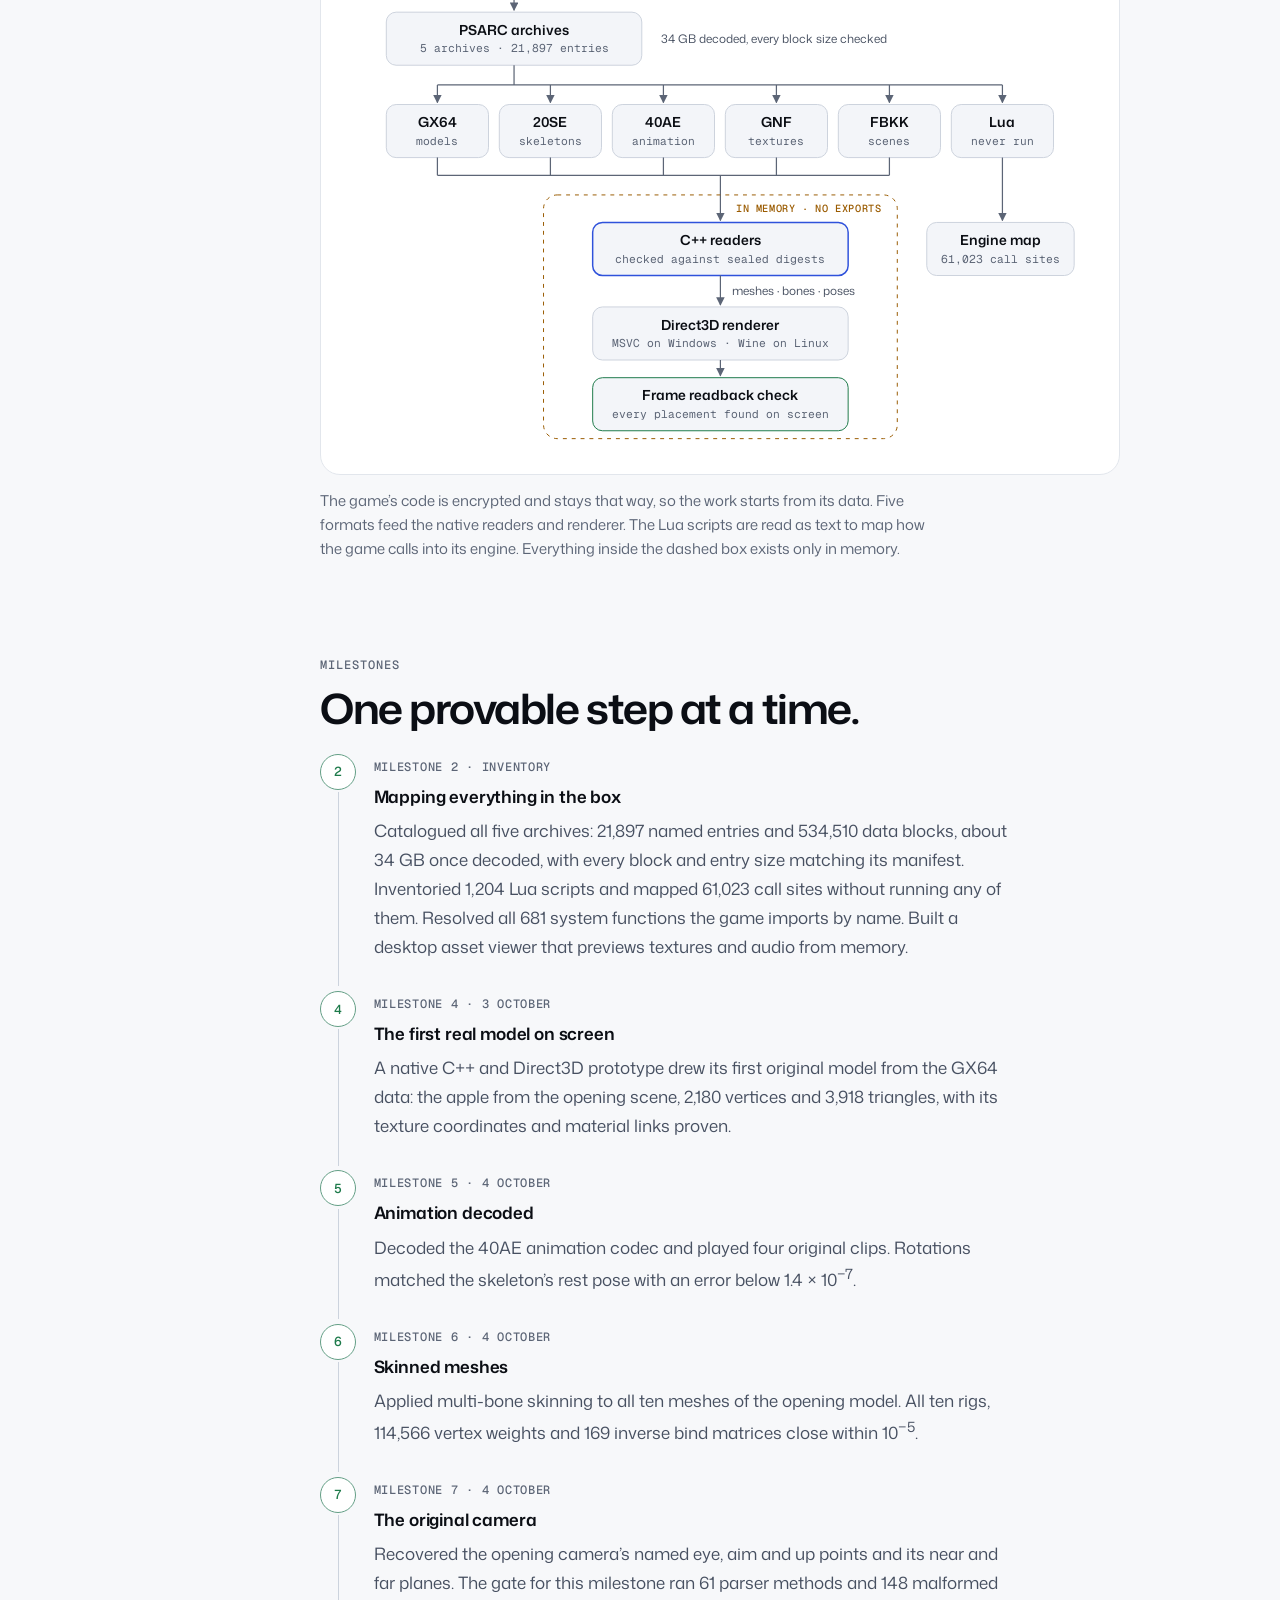
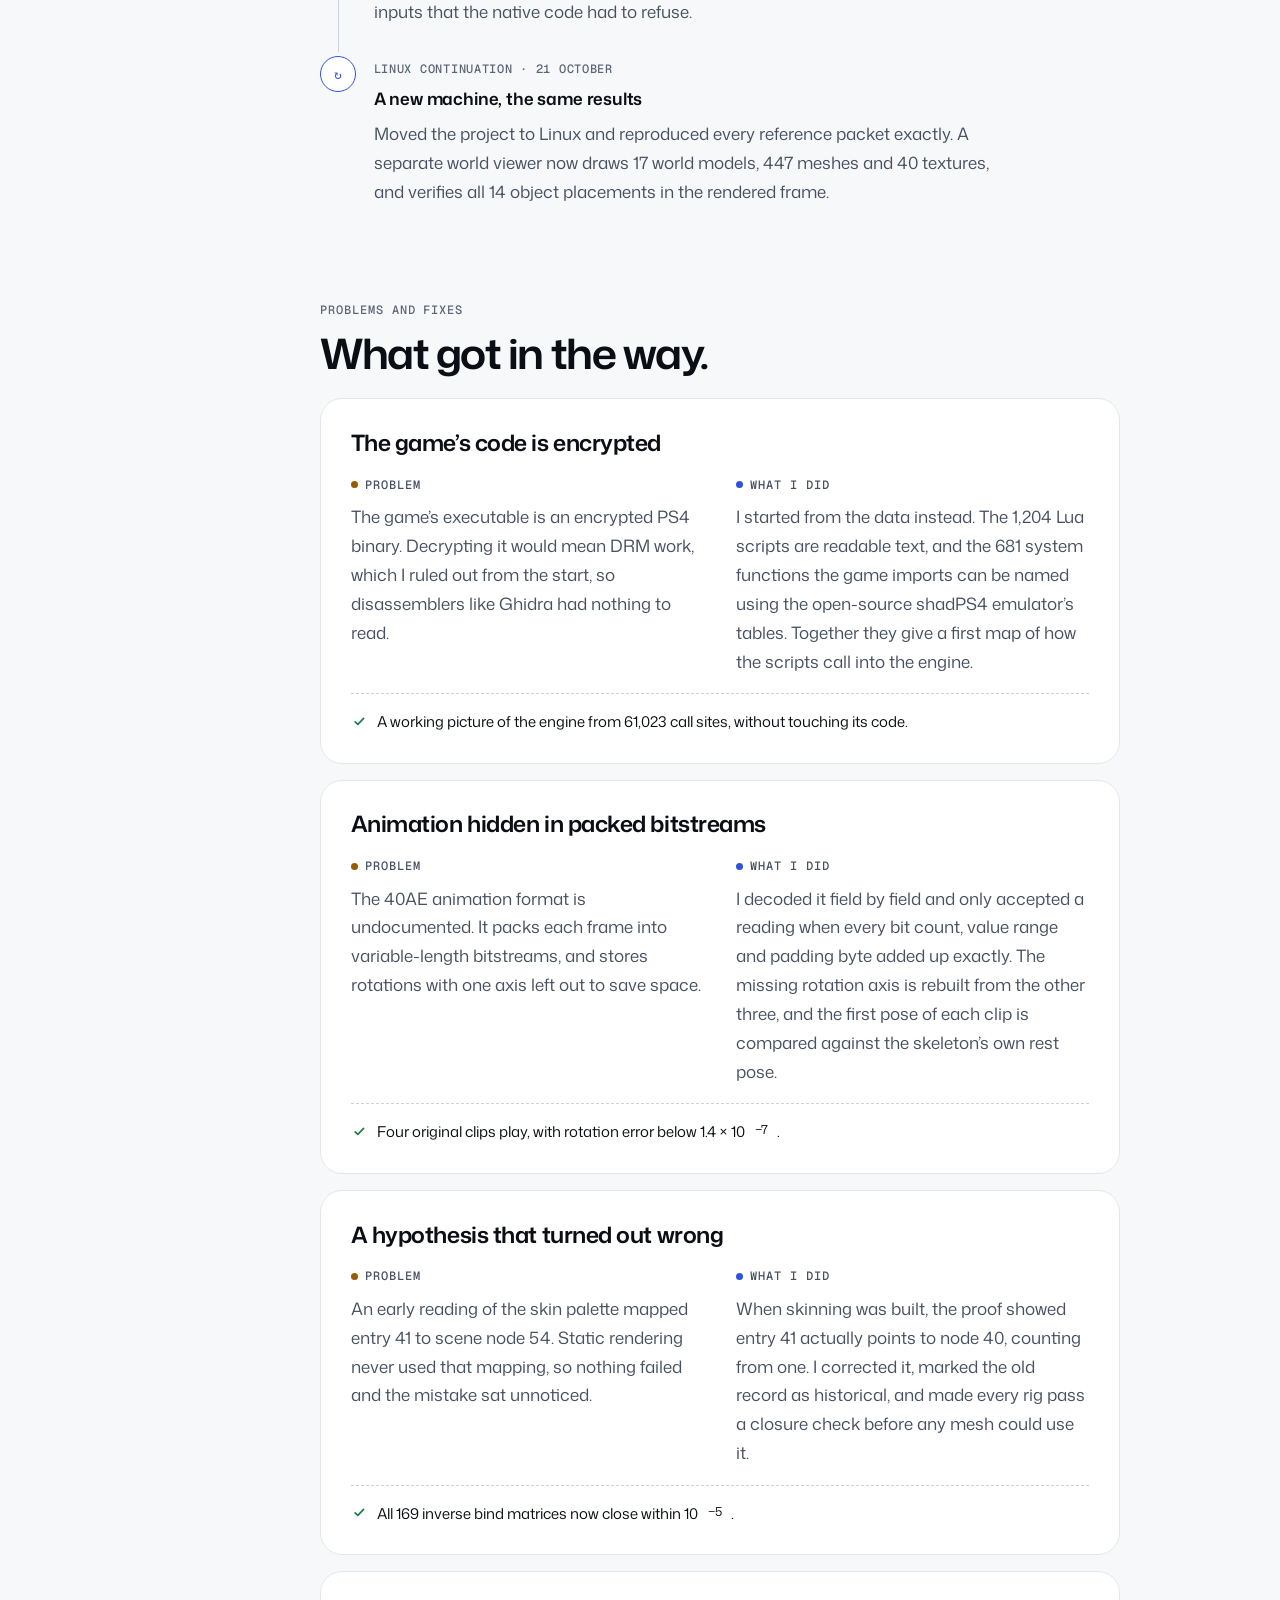
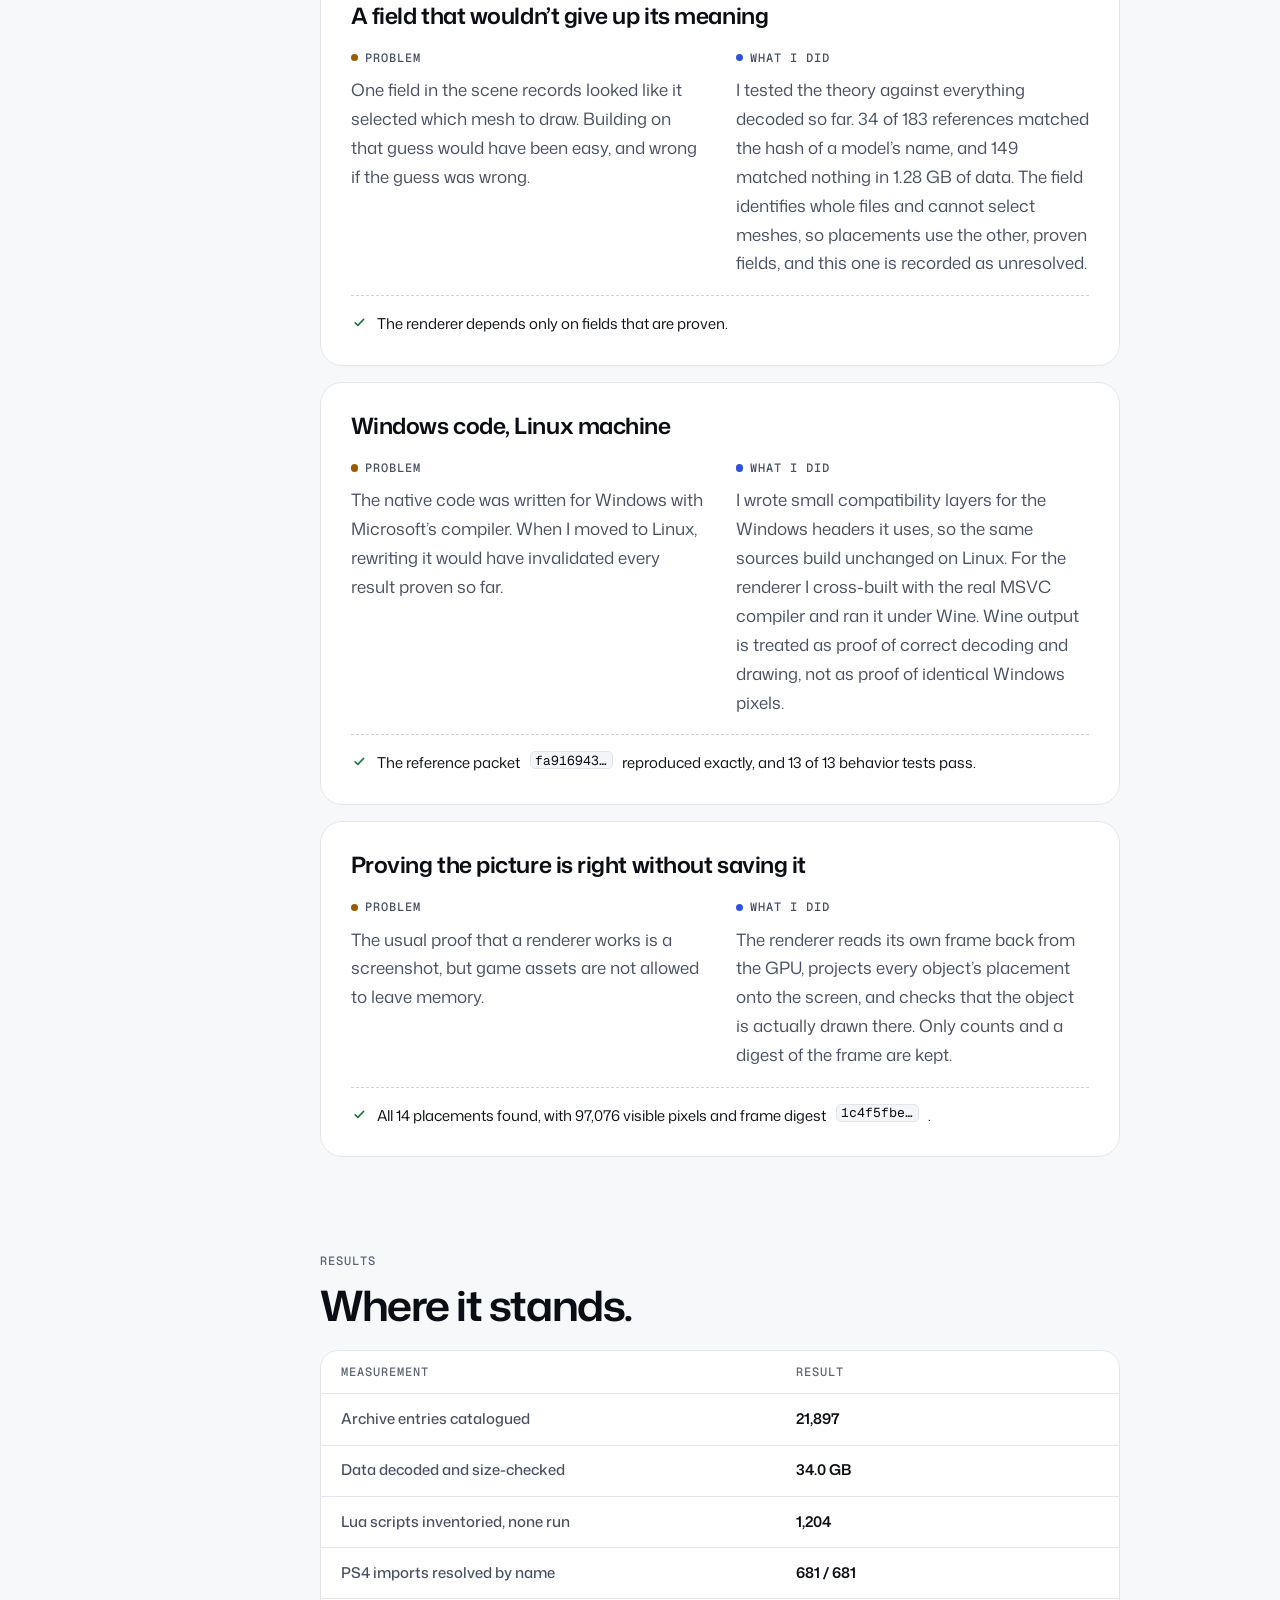
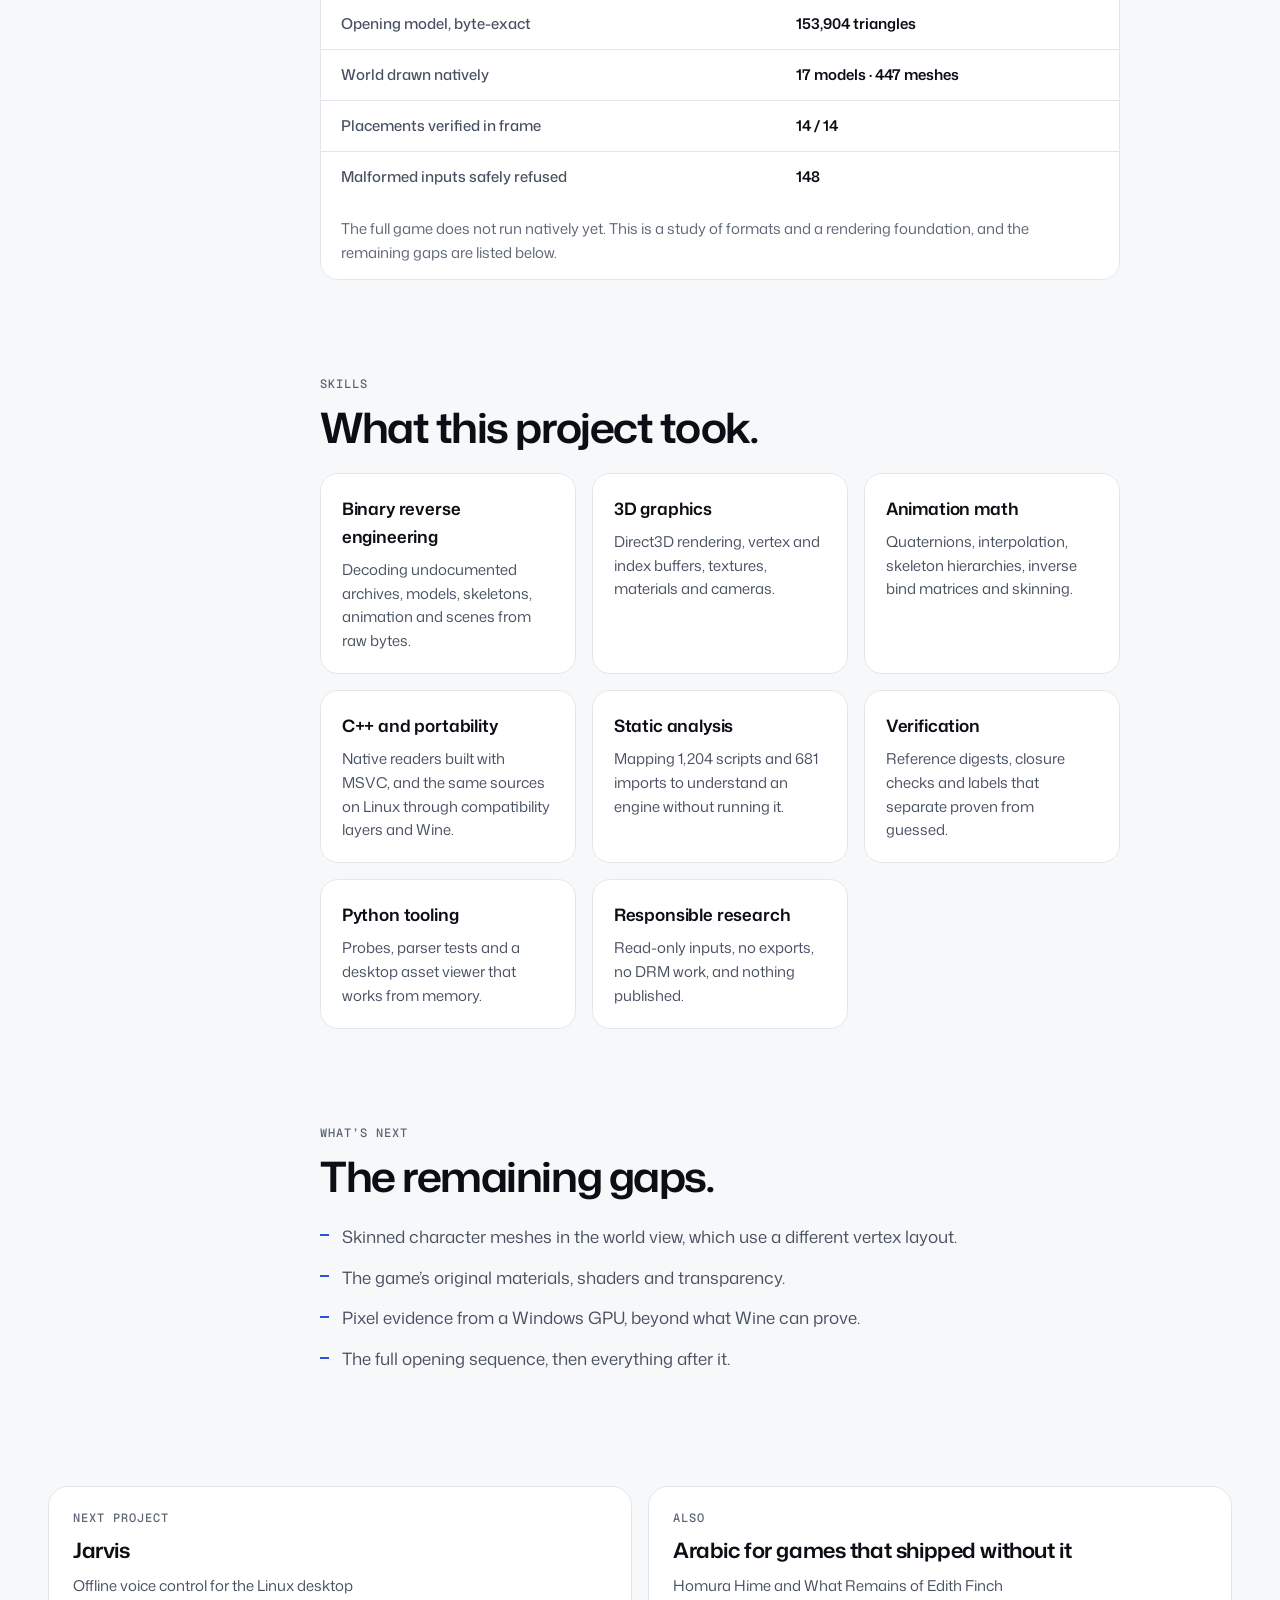
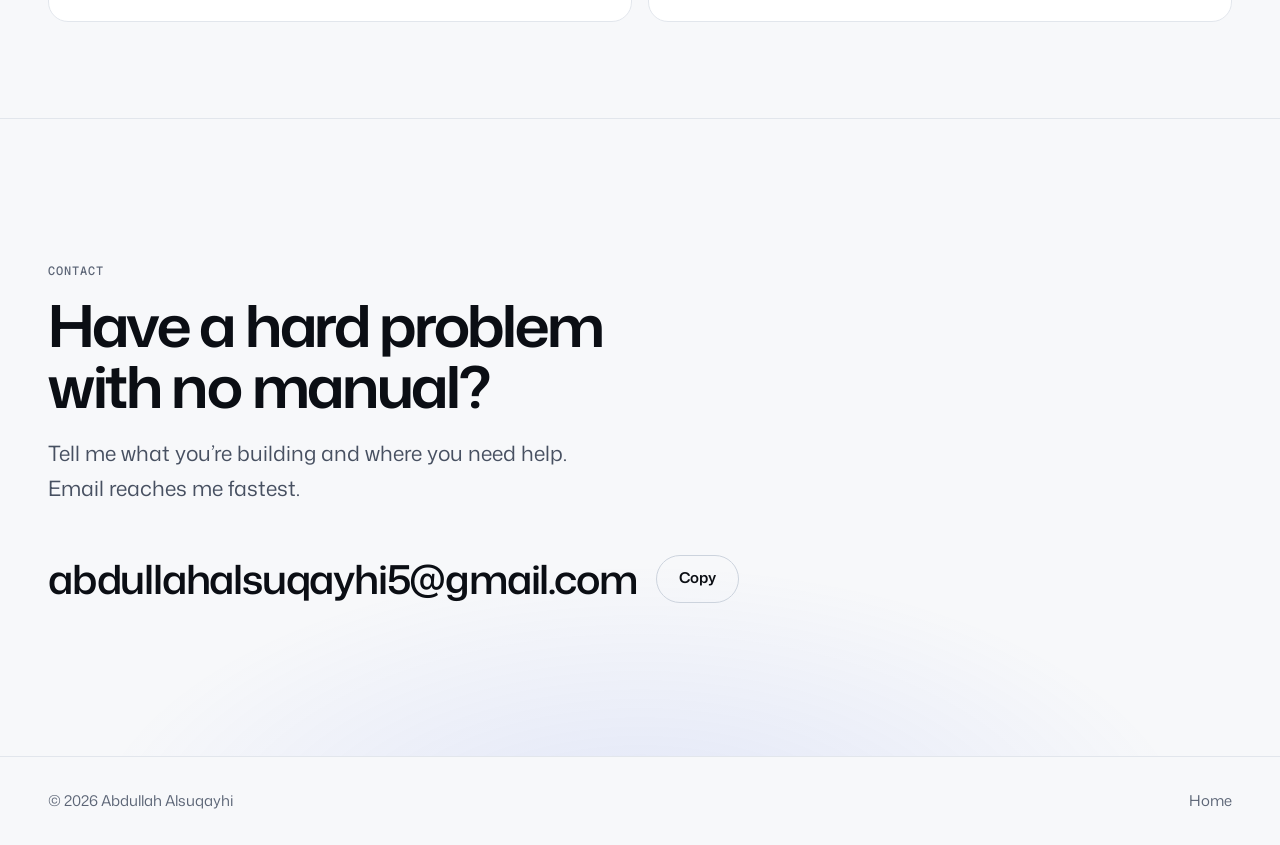
<file: gravity-rush/index.html>
<!doctype html>
<html lang="en">
<head>
<meta charset="utf-8">
<meta name="viewport" content="width=device-width, initial-scale=1, viewport-fit=cover">
<title>Gravity Rush Research · Abdullah Alsuqayhi</title>
<meta name="description" content="Case study: private research into Gravity Rush Remastered's PS4 file formats, with native C++ readers and a Direct3D renderer verified against reference digests.">
<link rel="canonical" href="https://abdullaho21.github.io/gravity-rush/">
<meta property="og:type" content="article">
<meta property="og:site_name" content="Abdullah Alsuqayhi">
<meta property="og:url" content="https://abdullaho21.github.io/gravity-rush/">
<meta property="og:title" content="Gravity Rush Remastered, read from its own data">
<meta property="og:description" content="A case study by Abdullah Alsuqayhi: decoding undocumented PS4 formats and redrawing them natively in C++.">
<meta property="og:image" content="https://abdullaho21.github.io/assets/og-gravity-rush.png">
<meta property="og:image:width" content="1200">
<meta property="og:image:height" content="630">
<meta property="og:image:alt" content="Gravity Rush Remastered research: 153,904 triangles in the opening model, matched byte for byte.">
<meta name="twitter:card" content="summary_large_image">
<meta name="color-scheme" content="dark light">
<meta name="theme-color" content="#08090c" media="(prefers-color-scheme: dark)">
<meta name="theme-color" content="#f7f8fa" media="(prefers-color-scheme: light)">
<link rel="icon" href="../assets/favicon.png" type="image/png" sizes="64x64">
<link rel="apple-touch-icon" href="../assets/apple-touch-icon.png">
<script>try{var t=localStorage.getItem("theme");if(t==="light"||t==="dark")document.documentElement.dataset.theme=t}catch(e){}document.documentElement.classList.add("js");if(!matchMedia("(prefers-reduced-motion: reduce)").matches)document.documentElement.classList.add("motion")</script>
<link rel="preconnect" href="https://fonts.googleapis.com">
<link rel="preconnect" href="https://fonts.gstatic.com" crossorigin>
<link rel="stylesheet" href="https://fonts.googleapis.com/css2?family=Mona+Sans:wdth,wght@100..112,400..700&family=Geist+Mono:wght@400..500&family=IBM+Plex+Sans+Arabic:wght@500;600&display=swap">
<link rel="stylesheet" href="../assets/site.css">
<script src="../assets/site.js" defer></script>
<script src="../assets/mesh.js" defer></script>
</head>
<body>
<a class="skip" href="#main">Skip to content</a>

<header class="nav" id="nav">
  <div class="wrap nav-in">
    <a class="brand" href="../" aria-label="Abdullah Alsuqayhi, home"><span class="mark" aria-hidden="true">ع</span><span class="brand-name">Abdullah Alsuqayhi</span></a>
    <nav aria-label="Primary">
      <ul class="nav-links">
        <li><a href="../#work">Work</a></li>
        <li><a href="../#about">About</a></li>
        <li><a href="#contact">Contact</a></li>
      </ul>
    </nav>
    <button class="icon-btn" id="theme" type="button" aria-label="Switch theme">
      <svg class="moon" viewBox="0 0 24 24" aria-hidden="true"><path fill="none" stroke="currentColor" stroke-width="1.8" stroke-linecap="round" stroke-linejoin="round" d="M20.5 14.2A8.5 8.5 0 0 1 9.8 3.5a8.5 8.5 0 1 0 10.7 10.7z"/></svg>
      <svg class="sun" viewBox="0 0 24 24" aria-hidden="true"><g fill="none" stroke="currentColor" stroke-width="1.8" stroke-linecap="round"><circle cx="12" cy="12" r="4.2"/><path d="M12 2.5v2M12 19.5v2M4.6 4.6l1.4 1.4M18 18l1.4 1.4M2.5 12h2M19.5 12h2M4.6 19.4 6 18M18 6l1.4-1.4"/></g></svg>
    </button>
  </div>
</header>

<main id="main" tabindex="-1">
  <article>
    <header class="cs-hero">
      <div class="wrap">
        <a class="back rise" style="--d:0" href="../#work"><svg viewBox="0 0 16 16" aria-hidden="true"><path fill="none" stroke="currentColor" stroke-width="1.6" stroke-linecap="round" stroke-linejoin="round" d="M13 8H3M7 4 3 8l4 4"/></svg>All work</a>
        <div class="cs-kicker rise" style="--d:1"><p class="eyebrow">Case study · Reverse engineering · 2026</p><span class="status"><i></i>Private research</span></div>
        <h1 class="rise" style="--d:1">Gravity Rush Remastered, read from its own data</h1>
        <p class="cs-sub rise" style="--d:2">Decoding a PS4 game’s formats and redrawing them natively in <span class="nw">C++</span>.</p>
        <p class="cs-lede rise" style="--d:3">Gravity Rush Remastered only runs on PlayStation. My long-term goal is to understand it well enough to run its content natively on a PC. This is a private study of the PS4 release’s data: I mapped its archives and scripts, decoded its model, skeleton, animation and scene formats, and wrote <span class="nw">C++</span> readers and a Direct3D renderer that draw the opening area from the original files.</p>
        <dl class="cs-meta rise" style="--d:4">
          <div><dt class="eyebrow">Role</dt><dd>Research lead: goals, ground rules and review of every result. AI agents assisted with analysis and implementation.</dd></div>
          <div><dt class="eyebrow">When</dt><dd>October 2026</dd></div>
          <div><dt class="eyebrow">Platforms</dt><dd>PS4 data, read on Windows and Linux</dd></div>
          <div><dt class="eyebrow">Stack</dt><dd><span class="nw">C++</span>, Direct3D, MSVC, Wine, Python</dd></div>
        </dl>
      </div>
    </header>

    <div class="wrap cs-visual reveal">
      <div class="media media-gr">
        <canvas id="mesh" data-center=".34" aria-hidden="true"></canvas>
        <p class="media-note" aria-hidden="true">Illustration, not game data</p>
        <div class="verify">
          <h4>Verification results</h4>
          <ul>
            <li><svg viewBox="0 0 20 20" aria-hidden="true"><path fill="none" stroke="currentColor" stroke-width="2" stroke-linecap="round" stroke-linejoin="round" d="m5 10.5 3.2 3L15 6.5"/></svg><b>Opening model</b><span>114,566 vertices, 153,904 triangles, byte-exact <code>fa916943…</code></span></li>
            <li><svg viewBox="0 0 20 20" aria-hidden="true"><path fill="none" stroke="currentColor" stroke-width="2" stroke-linecap="round" stroke-linejoin="round" d="m5 10.5 3.2 3L15 6.5"/></svg><b>Scene placements</b><span>27 layouts decoded natively <code>7d544c7b…</code></span></li>
            <li><svg viewBox="0 0 20 20" aria-hidden="true"><path fill="none" stroke="currentColor" stroke-width="2" stroke-linecap="round" stroke-linejoin="round" d="m5 10.5 3.2 3L15 6.5"/></svg><b>World renderer</b><span>14 of 14 placements found in the drawn frame <code>1c4f5fbe…</code></span></li>
          </ul>
        </div>
      </div>
      <div class="kpis">
        <div><b>21,897</b><span>archive entries catalogued</span></div>
        <div><b>34 GB</b><span>decoded, every block size checked</span></div>
        <div><b>1,204</b><span>Lua scripts mapped, never run</span></div>
        <div><b>153,904</b><span>triangles matched byte for byte</span></div>
      </div>
    </div>

    <div class="wrap cs-layout">
      <nav class="toc" aria-label="On this page">
        <p class="eyebrow">On this page</p>
        <ol>
          <li><a href="#overview">Overview</a></li>
          <li><a href="#rules">Ground rules</a></li>
          <li><a href="#structure">How it fits together</a></li>
          <li><a href="#milestones">Milestones</a></li>
          <li><a href="#problems">Problems and fixes</a></li>
          <li><a href="#results">Results</a></li>
          <li><a href="#skills">Skills</a></li>
          <li><a href="#next">What’s next</a></li>
        </ol>
      </nav>

      <div class="cs-content">
        <section class="cs-section reveal" id="overview" aria-labelledby="overview-h">
          <p class="eyebrow">Overview</p>
          <h2 id="overview-h">A game with no documentation at all.</h2>
          <div class="prose">
            <p>Nothing about Gravity Rush’s file formats is public. There is no SDK, no format specification and no source. Everything on this page was worked out from the bytes: how the archives are laid out, how a model stores its vertices, how a skeleton is wired, how animation is compressed, and how a scene places its objects.</p>
            <p>The work moves in small, provable steps. Each step starts with a hypothesis about a format, turns it into a parser, and only counts once the parser’s output closes exactly: every bit accounted for, every transform consistent, every result matching a sealed reference digest. When an idea fails that test, it is recorded as failed and never forced to fit.</p>
          </div>
        </section>

        <section class="cs-section reveal" id="rules" aria-labelledby="rules-h">
          <p class="eyebrow">Ground rules</p>
          <h2 id="rules-h">Careful by design.</h2>
          <div class="prose">
            <p>Reverse engineering a commercial game carries legal and ethical weight, so the limits came first and every milestone was checked against them:</p>
            <ul class="points">
              <li><strong>Read-only game files.</strong> Every inspection verifies the SHA-256 of all 14 game inputs before and after; any change rejects the result.</li>
              <li><strong>Nothing leaves memory.</strong> Decoded textures, meshes and animations stay in RAM. No exports, no caches, no screenshots of game assets.</li>
              <li><strong>Nothing runs.</strong> Extracted scripts and binaries are read, never executed. The renderer is original <span class="nw">C++</span>.</li>
              <li><strong>No DRM work.</strong> No decryption, no keys, nothing uploaded or released.</li>
            </ul>
          </div>
          <div class="callout"><p><strong>An honest label.</strong> This is a private study informed directly by the game’s data. It is not a clean-room reimplementation, and none of it has been published.</p></div>
        </section>

        <section class="cs-section reveal" id="structure" aria-labelledby="structure-h">
          <p class="eyebrow">How it fits together</p>
          <h2 id="structure-h">From archives to a verified frame.</h2>
          <figure class="diagram">
            <div class="diagram-box">
              <svg viewBox="0 0 760 550" role="img" aria-label="Research structure. The read-only game package holds five PSARC archives; the encrypted executable is left untouched. Archive entries split into six formats: GX64 models, 20SE skeletons, 40AE animation, GNF textures, FBKK scenes and Lua scripts. The first five feed C++ readers that are checked against sealed digests, then a Direct3D renderer, then a frame readback check. Lua scripts feed a separate engine map. Everything after the archives stays in memory.">
                <defs><marker id="gr-ah" viewBox="0 0 10 10" refX="9" refY="5" markerWidth="7" markerHeight="7" orient="auto-start-reverse"><path d="M0 0L10 5L0 10z" class="dg-head"/></marker></defs>

                <rect class="dg-box" x="40" y="20" width="260" height="54" rx="10"/>
                <text class="dg-t" x="170" y="43" text-anchor="middle">Game package</text>
                <text class="dg-s" x="170" y="61" text-anchor="middle">read-only · hashed before and after</text>

                <rect class="dg-box" x="470" y="20" width="250" height="54" rx="10" style="stroke-dasharray:4 4"/>
                <text class="dg-t" x="595" y="43" text-anchor="middle">Executable (eboot.bin)</text>
                <text class="dg-s" x="595" y="61" text-anchor="middle">encrypted · left untouched</text>
                <line class="dg-wall" x1="310" y1="47" x2="460" y2="47"/>
                <text class="dg-wall-label" x="385" y="40" text-anchor="middle">no DRM work</text>

                <line class="dg-a" x1="170" y1="74" x2="170" y2="104" marker-end="url(#gr-ah)"/>
                <rect class="dg-box" x="40" y="106" width="260" height="54" rx="10"/>
                <text class="dg-t" x="170" y="129" text-anchor="middle">PSARC archives</text>
                <text class="dg-s" x="170" y="147" text-anchor="middle">5 archives · 21,897 entries</text>
                <text class="dg-l" x="320" y="137">34 GB decoded, every block size checked</text>

                <path class="dg-a" d="M170 160V180M92 180H667"/>
                <line class="dg-a" x1="92" y1="180" x2="92" y2="198" marker-end="url(#gr-ah)"/>
                <line class="dg-a" x1="207" y1="180" x2="207" y2="198" marker-end="url(#gr-ah)"/>
                <line class="dg-a" x1="322" y1="180" x2="322" y2="198" marker-end="url(#gr-ah)"/>
                <line class="dg-a" x1="437" y1="180" x2="437" y2="198" marker-end="url(#gr-ah)"/>
                <line class="dg-a" x1="552" y1="180" x2="552" y2="198" marker-end="url(#gr-ah)"/>
                <line class="dg-a" x1="667" y1="180" x2="667" y2="198" marker-end="url(#gr-ah)"/>

                <rect class="dg-box" x="40" y="200" width="104" height="54" rx="10"/>
                <text class="dg-t" x="92" y="223" text-anchor="middle">GX64</text>
                <text class="dg-s" x="92" y="241" text-anchor="middle">models</text>
                <rect class="dg-box" x="155" y="200" width="104" height="54" rx="10"/>
                <text class="dg-t" x="207" y="223" text-anchor="middle">20SE</text>
                <text class="dg-s" x="207" y="241" text-anchor="middle">skeletons</text>
                <rect class="dg-box" x="270" y="200" width="104" height="54" rx="10"/>
                <text class="dg-t" x="322" y="223" text-anchor="middle">40AE</text>
                <text class="dg-s" x="322" y="241" text-anchor="middle">animation</text>
                <rect class="dg-box" x="385" y="200" width="104" height="54" rx="10"/>
                <text class="dg-t" x="437" y="223" text-anchor="middle">GNF</text>
                <text class="dg-s" x="437" y="241" text-anchor="middle">textures</text>
                <rect class="dg-box" x="500" y="200" width="104" height="54" rx="10"/>
                <text class="dg-t" x="552" y="223" text-anchor="middle">FBKK</text>
                <text class="dg-s" x="552" y="241" text-anchor="middle">scenes</text>
                <rect class="dg-box" x="615" y="200" width="104" height="54" rx="10"/>
                <text class="dg-t" x="667" y="223" text-anchor="middle">Lua</text>
                <text class="dg-s" x="667" y="241" text-anchor="middle">never run</text>

                <path class="dg-a" d="M92 254V272M207 254V272M322 254V272M437 254V272M552 254V272M92 272H552"/>
                <line class="dg-a" x1="380" y1="272" x2="380" y2="318" marker-end="url(#gr-ah)"/>
                <line class="dg-a" x1="667" y1="254" x2="667" y2="318" marker-end="url(#gr-ah)"/>

                <rect class="dg-zone" x="200" y="292" width="360" height="248" rx="14" style="stroke:var(--warn)"/>
                <text class="dg-wall-label" x="544" y="309" text-anchor="end">In memory · no exports</text>

                <rect class="dg-box hot" x="250" y="320" width="260" height="54" rx="10"/>
                <text class="dg-t" x="380" y="343" text-anchor="middle">C++ readers</text>
                <text class="dg-s" x="380" y="361" text-anchor="middle">checked against sealed digests</text>
                <line class="dg-a" x1="380" y1="374" x2="380" y2="404" marker-end="url(#gr-ah)"/>
                <text class="dg-l" x="392" y="394">meshes · bones · poses</text>

                <rect class="dg-box" x="250" y="406" width="260" height="54" rx="10"/>
                <text class="dg-t" x="380" y="429" text-anchor="middle">Direct3D renderer</text>
                <text class="dg-s" x="380" y="447" text-anchor="middle">MSVC on Windows · Wine on Linux</text>
                <line class="dg-a" x1="380" y1="460" x2="380" y2="476" marker-end="url(#gr-ah)"/>

                <rect class="dg-box safe" x="250" y="478" width="260" height="54" rx="10"/>
                <text class="dg-t" x="380" y="501" text-anchor="middle">Frame readback check</text>
                <text class="dg-s" x="380" y="519" text-anchor="middle">every placement found on screen</text>

                <rect class="dg-box" x="590" y="320" width="150" height="54" rx="10"/>
                <text class="dg-t" x="665" y="343" text-anchor="middle">Engine map</text>
                <text class="dg-s" x="665" y="361" text-anchor="middle">61,023 call sites</text>
              </svg>
            </div>
            <figcaption>The game’s code is encrypted and stays that way, so the work starts from its data. Five formats feed the native readers and renderer. The Lua scripts are read as text to map how the game calls into its engine. Everything inside the dashed box exists only in memory.</figcaption>
          </figure>
        </section>

        <section class="cs-section reveal" id="milestones" aria-labelledby="milestones-h">
          <p class="eyebrow">Milestones</p>
          <h2 id="milestones-h">One provable step at a time.</h2>
          <ol class="steps">
            <li class="step ok">
              <span class="step-n" aria-hidden="true">2</span>
              <div class="step-body">
                <p class="when">Milestone 2 · Inventory</p>
                <h3>Mapping everything in the box</h3>
                <p>Catalogued all five archives: 21,897 named entries and 534,510 data blocks, about 34 GB once decoded, with every block and entry size matching its manifest. Inventoried 1,204 Lua scripts and mapped 61,023 call sites without running any of them. Resolved all 681 system functions the game imports by name. Built a desktop asset viewer that previews textures and audio from memory.</p>
              </div>
            </li>
            <li class="step ok">
              <span class="step-n" aria-hidden="true">4</span>
              <div class="step-body">
                <p class="when">Milestone 4 · 3 October</p>
                <h3>The first real model on screen</h3>
                <p>A native <span class="nw">C++</span> and Direct3D prototype drew its first original model from the GX64 data: the apple from the opening scene, 2,180 vertices and 3,918 triangles, with its texture coordinates and material links proven.</p>
              </div>
            </li>
            <li class="step ok">
              <span class="step-n" aria-hidden="true">5</span>
              <div class="step-body">
                <p class="when">Milestone 5 · 4 October</p>
                <h3>Animation decoded</h3>
                <p>Decoded the 40AE animation codec and played four original clips. Rotations matched the skeleton’s rest pose with an error below 1.4 × 10<sup>−7</sup>.</p>
              </div>
            </li>
            <li class="step ok">
              <span class="step-n" aria-hidden="true">6</span>
              <div class="step-body">
                <p class="when">Milestone 6 · 4 October</p>
                <h3>Skinned meshes</h3>
                <p>Applied multi-bone skinning to all ten meshes of the opening model. All ten rigs, 114,566 vertex weights and 169 inverse bind matrices close within 10<sup>−5</sup>.</p>
              </div>
            </li>
            <li class="step ok">
              <span class="step-n" aria-hidden="true">7</span>
              <div class="step-body">
                <p class="when">Milestone 7 · 4 October</p>
                <h3>The original camera</h3>
                <p>Recovered the opening camera’s named eye, aim and up points and its near and far planes. The gate for this milestone ran 61 parser methods and 148 malformed inputs that the native code had to refuse.</p>
              </div>
            </li>
            <li class="step now">
              <span class="step-n" aria-hidden="true">↻</span>
              <div class="step-body">
                <p class="when">Linux continuation · 21 October</p>
                <h3>A new machine, the same results</h3>
                <p>Moved the project to Linux and reproduced every reference packet exactly. A separate world viewer now draws 17 world models, 447 meshes and 40 textures, and verifies all 14 object placements in the rendered frame.</p>
              </div>
            </li>
          </ol>
        </section>

        <section class="cs-section reveal" id="problems" aria-labelledby="problems-h">
          <p class="eyebrow">Problems and fixes</p>
          <h2 id="problems-h">What got in the way.</h2>
          <div class="challenges">
            <article class="challenge">
              <h3>The game’s code is encrypted</h3>
              <div class="pf">
                <div><p class="tag">Problem</p><p>The game’s executable is an encrypted PS4 binary. Decrypting it would mean DRM work, which I ruled out from the start, so disassemblers like Ghidra had nothing to read.</p></div>
                <div><p class="tag fix">What I did</p><p>I started from the data instead. The 1,204 Lua scripts are readable text, and the 681 system functions the game imports can be named using the open-source shadPS4 emulator’s tables. Together they give a first map of how the scripts call into the engine.</p></div>
              </div>
              <p class="result"><svg viewBox="0 0 20 20" aria-hidden="true"><path fill="none" stroke="currentColor" stroke-width="2" stroke-linecap="round" stroke-linejoin="round" d="m5 10.5 3.2 3L15 6.5"/></svg>A working picture of the engine from 61,023 call sites, without touching its code.</p>
            </article>

            <article class="challenge">
              <h3>Animation hidden in packed bitstreams</h3>
              <div class="pf">
                <div><p class="tag">Problem</p><p>The 40AE animation format is undocumented. It packs each frame into variable-length bitstreams, and stores rotations with one axis left out to save space.</p></div>
                <div><p class="tag fix">What I did</p><p>I decoded it field by field and only accepted a reading when every bit count, value range and padding byte added up exactly. The missing rotation axis is rebuilt from the other three, and the first pose of each clip is compared against the skeleton’s own rest pose.</p></div>
              </div>
              <p class="result"><svg viewBox="0 0 20 20" aria-hidden="true"><path fill="none" stroke="currentColor" stroke-width="2" stroke-linecap="round" stroke-linejoin="round" d="m5 10.5 3.2 3L15 6.5"/></svg>Four original clips play, with rotation error below 1.4 × 10<sup>−7</sup>.</p>
            </article>

            <article class="challenge">
              <h3>A hypothesis that turned out wrong</h3>
              <div class="pf">
                <div><p class="tag">Problem</p><p>An early reading of the skin palette mapped entry 41 to scene node 54. Static rendering never used that mapping, so nothing failed and the mistake sat unnoticed.</p></div>
                <div><p class="tag fix">What I did</p><p>When skinning was built, the proof showed entry 41 actually points to node 40, counting from one. I corrected it, marked the old record as historical, and made every rig pass a closure check before any mesh could use it.</p></div>
              </div>
              <p class="result"><svg viewBox="0 0 20 20" aria-hidden="true"><path fill="none" stroke="currentColor" stroke-width="2" stroke-linecap="round" stroke-linejoin="round" d="m5 10.5 3.2 3L15 6.5"/></svg>All 169 inverse bind matrices now close within 10<sup>−5</sup>.</p>
            </article>

            <article class="challenge">
              <h3>A field that wouldn’t give up its meaning</h3>
              <div class="pf">
                <div><p class="tag">Problem</p><p>One field in the scene records looked like it selected which mesh to draw. Building on that guess would have been easy, and wrong if the guess was wrong.</p></div>
                <div><p class="tag fix">What I did</p><p>I tested the theory against everything decoded so far. 34 of 183 references matched the hash of a model’s name, and 149 matched nothing in 1.28 GB of data. The field identifies whole files and cannot select meshes, so placements use the other, proven fields, and this one is recorded as unresolved.</p></div>
              </div>
              <p class="result"><svg viewBox="0 0 20 20" aria-hidden="true"><path fill="none" stroke="currentColor" stroke-width="2" stroke-linecap="round" stroke-linejoin="round" d="m5 10.5 3.2 3L15 6.5"/></svg>The renderer depends only on fields that are proven.</p>
            </article>

            <article class="challenge">
              <h3>Windows code, Linux machine</h3>
              <div class="pf">
                <div><p class="tag">Problem</p><p>The native code was written for Windows with Microsoft’s compiler. When I moved to Linux, rewriting it would have invalidated every result proven so far.</p></div>
                <div><p class="tag fix">What I did</p><p>I wrote small compatibility layers for the Windows headers it uses, so the same sources build unchanged on Linux. For the renderer I cross-built with the real MSVC compiler and ran it under Wine. Wine output is treated as proof of correct decoding and drawing, not as proof of identical Windows pixels.</p></div>
              </div>
              <p class="result"><svg viewBox="0 0 20 20" aria-hidden="true"><path fill="none" stroke="currentColor" stroke-width="2" stroke-linecap="round" stroke-linejoin="round" d="m5 10.5 3.2 3L15 6.5"/></svg>The reference packet <code>fa916943…</code> reproduced exactly, and 13 of 13 behavior tests pass.</p>
            </article>

            <article class="challenge">
              <h3>Proving the picture is right without saving it</h3>
              <div class="pf">
                <div><p class="tag">Problem</p><p>The usual proof that a renderer works is a screenshot, but game assets are not allowed to leave memory.</p></div>
                <div><p class="tag fix">What I did</p><p>The renderer reads its own frame back from the GPU, projects every object’s placement onto the screen, and checks that the object is actually drawn there. Only counts and a digest of the frame are kept.</p></div>
              </div>
              <p class="result"><svg viewBox="0 0 20 20" aria-hidden="true"><path fill="none" stroke="currentColor" stroke-width="2" stroke-linecap="round" stroke-linejoin="round" d="m5 10.5 3.2 3L15 6.5"/></svg>All 14 placements found, with 97,076 visible pixels and frame digest <code>1c4f5fbe…</code>.</p>
            </article>
          </div>
        </section>

        <section class="cs-section reveal" id="results" aria-labelledby="results-h">
          <p class="eyebrow">Results</p>
          <h2 id="results-h">Where it stands.</h2>
          <div class="table-wrap">
            <table class="data">
              <thead><tr><th scope="col">Measurement</th><th scope="col">Result</th></tr></thead>
              <tbody>
                <tr><th scope="row">Archive entries catalogued</th><td>21,897</td></tr>
                <tr><th scope="row">Data decoded and size-checked</th><td>34.0 GB</td></tr>
                <tr><th scope="row">Lua scripts inventoried, none run</th><td>1,204</td></tr>
                <tr><th scope="row">PS4 imports resolved by name</th><td>681 / 681</td></tr>
                <tr><th scope="row">Opening model, byte-exact</th><td>153,904 triangles</td></tr>
                <tr><th scope="row">World drawn natively</th><td>17 models · 447 meshes</td></tr>
                <tr><th scope="row">Placements verified in frame</th><td>14 / 14</td></tr>
                <tr><th scope="row">Malformed inputs safely refused</th><td>148</td></tr>
              </tbody>
              <caption>The full game does not run natively yet. This is a study of formats and a rendering foundation, and the remaining gaps are listed below.</caption>
            </table>
          </div>
        </section>

        <section class="cs-section reveal" id="skills" aria-labelledby="skills-h">
          <p class="eyebrow">Skills</p>
          <h2 id="skills-h">What this project took.</h2>
          <div class="skills-grid">
            <div class="skill"><h3>Binary reverse engineering</h3><p>Decoding undocumented archives, models, skeletons, animation and scenes from raw bytes.</p></div>
            <div class="skill"><h3>3D graphics</h3><p>Direct3D rendering, vertex and index buffers, textures, materials and cameras.</p></div>
            <div class="skill"><h3>Animation math</h3><p>Quaternions, interpolation, skeleton hierarchies, inverse bind matrices and skinning.</p></div>
            <div class="skill"><h3><span class="nw">C++</span> and portability</h3><p>Native readers built with MSVC, and the same sources on Linux through compatibility layers and Wine.</p></div>
            <div class="skill"><h3>Static analysis</h3><p>Mapping 1,204 scripts and 681 imports to understand an engine without running it.</p></div>
            <div class="skill"><h3>Verification</h3><p>Reference digests, closure checks and labels that separate proven from guessed.</p></div>
            <div class="skill"><h3>Python tooling</h3><p>Probes, parser tests and a desktop asset viewer that works from memory.</p></div>
            <div class="skill"><h3>Responsible research</h3><p>Read-only inputs, no exports, no DRM work, and nothing published.</p></div>
          </div>
        </section>

        <section class="cs-section reveal" id="next" aria-labelledby="next-h">
          <p class="eyebrow">What’s next</p>
          <h2 id="next-h">The remaining gaps.</h2>
          <div class="prose">
            <ul class="points">
              <li>Skinned character meshes in the world view, which use a different vertex layout.</li>
              <li>The game’s original materials, shaders and transparency.</li>
              <li>Pixel evidence from a Windows GPU, beyond what Wine can prove.</li>
              <li>The full opening sequence, then everything after it.</li>
            </ul>
          </div>
        </section>
      </div>
    </div>
  </article>

  <nav class="wrap more" aria-label="More projects">
    <a href="../jarvis/"><span class="eyebrow">Next project</span><b>Jarvis</b><span>Offline voice control for the Linux desktop</span></a>
    <a href="../arabic-localization/"><span class="eyebrow">Also</span><b>Arabic for games that shipped without it</b><span>Homura Hime and What Remains of Edith Finch</span></a>
  </nav>

  <section class="contact" id="contact" aria-labelledby="contact-h">
    <div class="wrap reveal">
      <p class="eyebrow">Contact</p>
      <h2 class="h2" id="contact-h">Have a hard problem with no manual?</h2>
      <p class="contact-lede">Tell me what you’re building and where you need help. Email reaches me fastest.</p>
      <div class="email-row">
        <a class="email" id="email" href="mailto:abdullahalsuqayhi5@gmail.com">abdullahalsuqayhi5@gmail.com</a>
        <button class="btn" id="copy" type="button"><span id="copy-label">Copy</span><span class="sr-only"> email address</span></button>
      </div>
      <span class="sr-only" id="live" aria-live="polite"></span>
    </div>
  </section>
</main>

<footer class="footer">
  <div class="wrap">
    <p>© <span id="year">2026</span> Abdullah Alsuqayhi</p>
    <a href="../">Home</a>
  </div>
</footer>
</body>
</html>
</file>
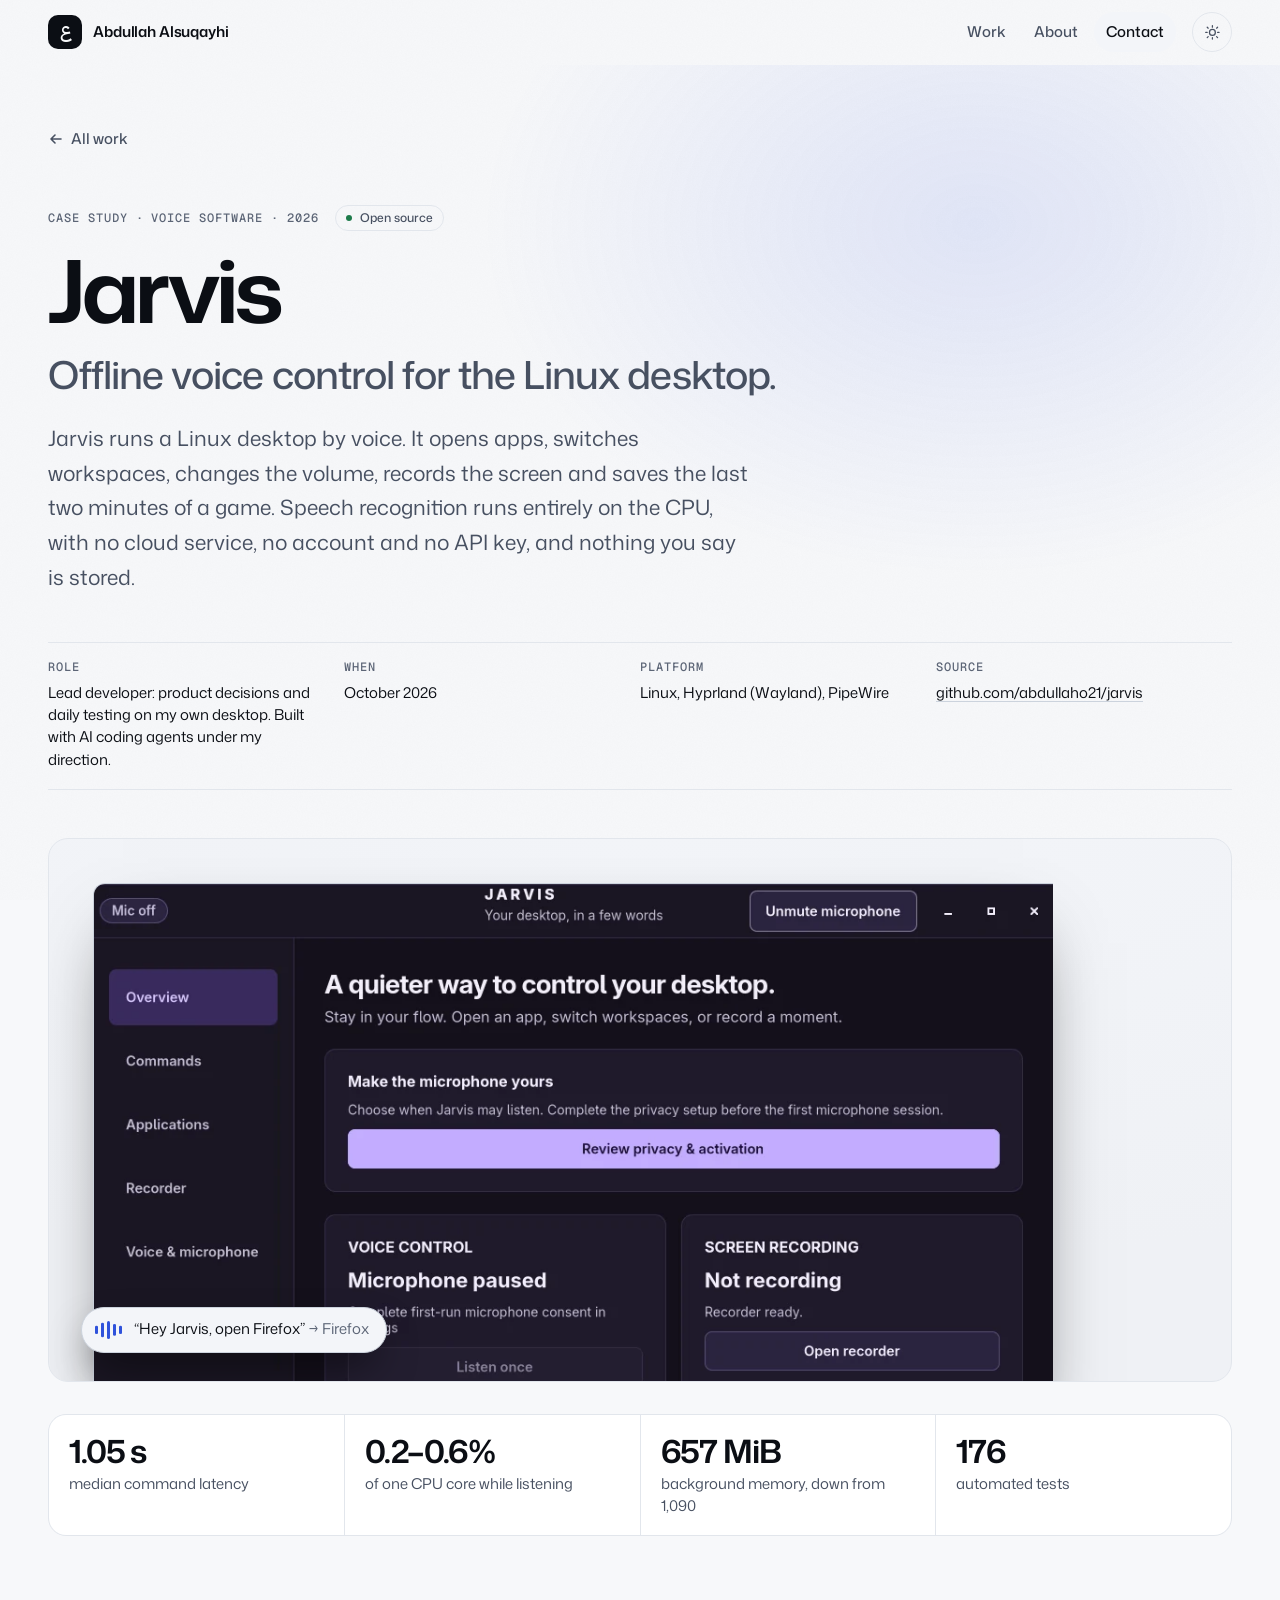
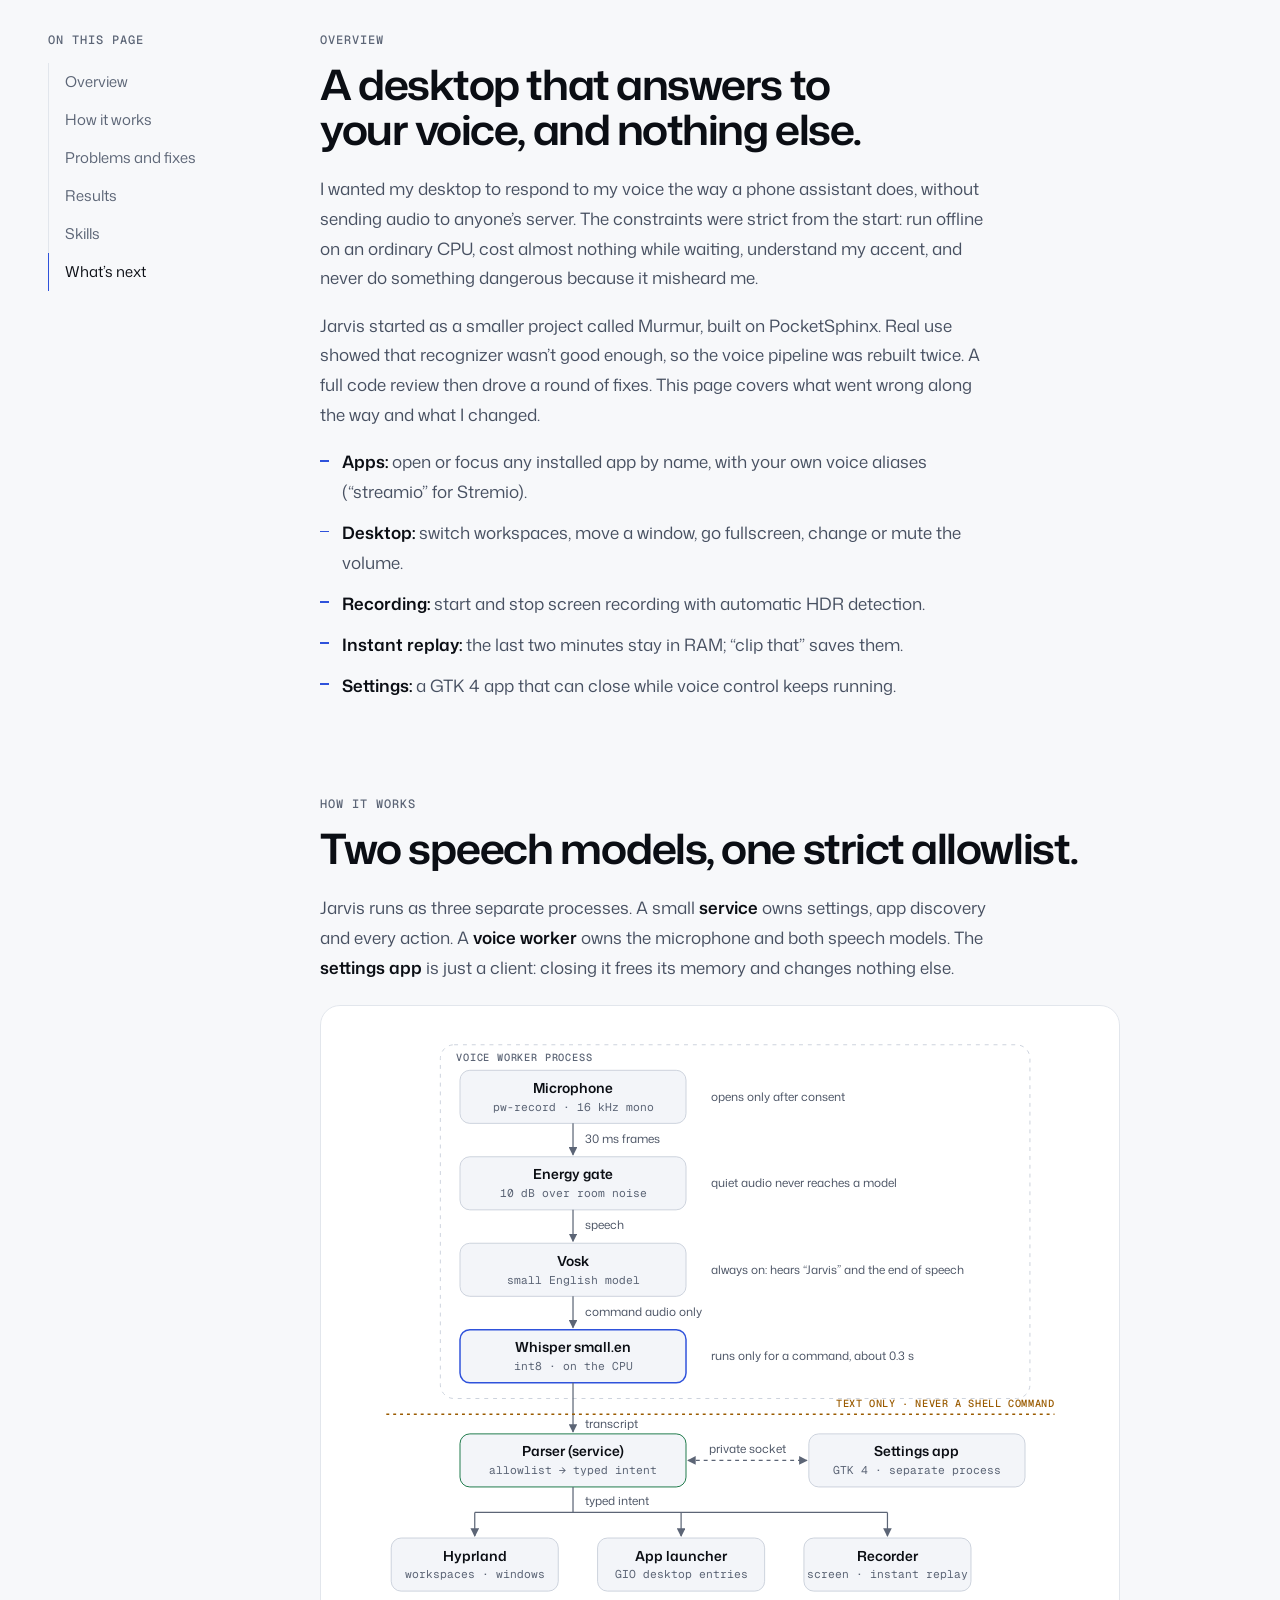
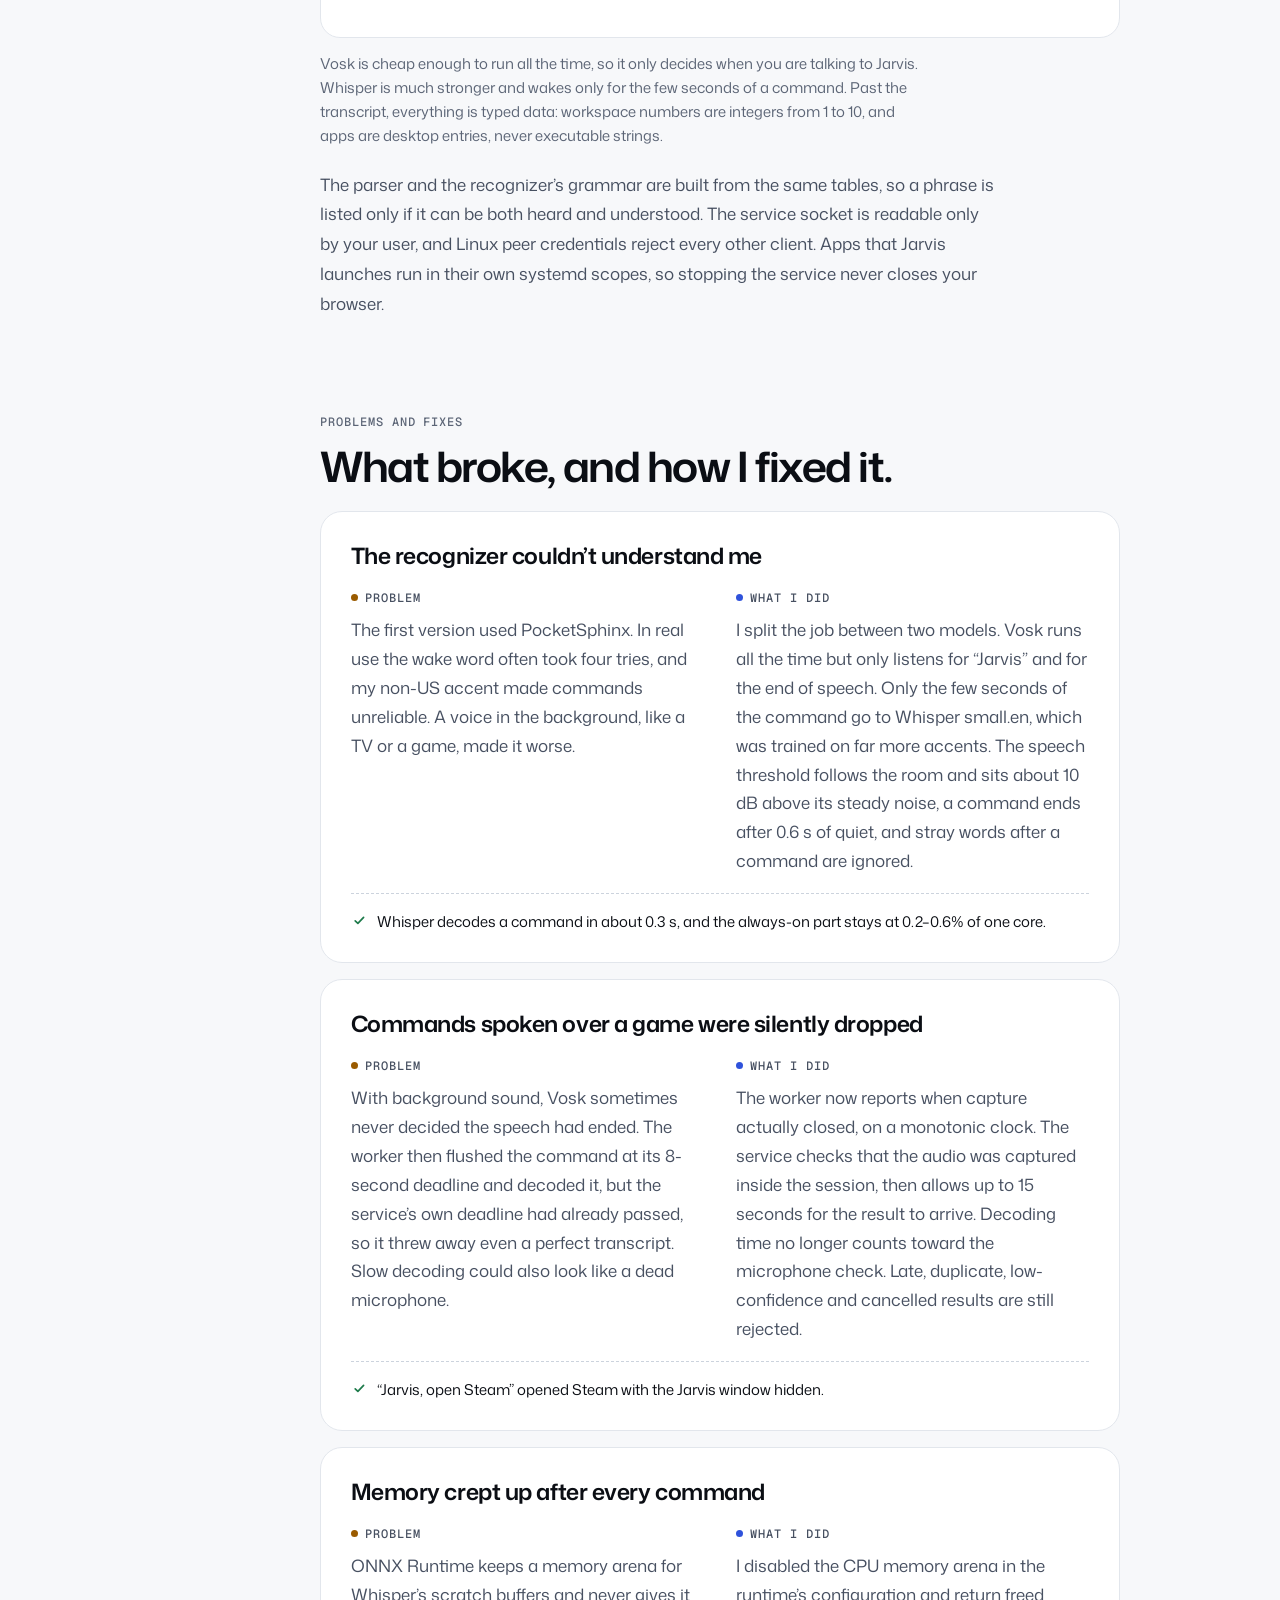
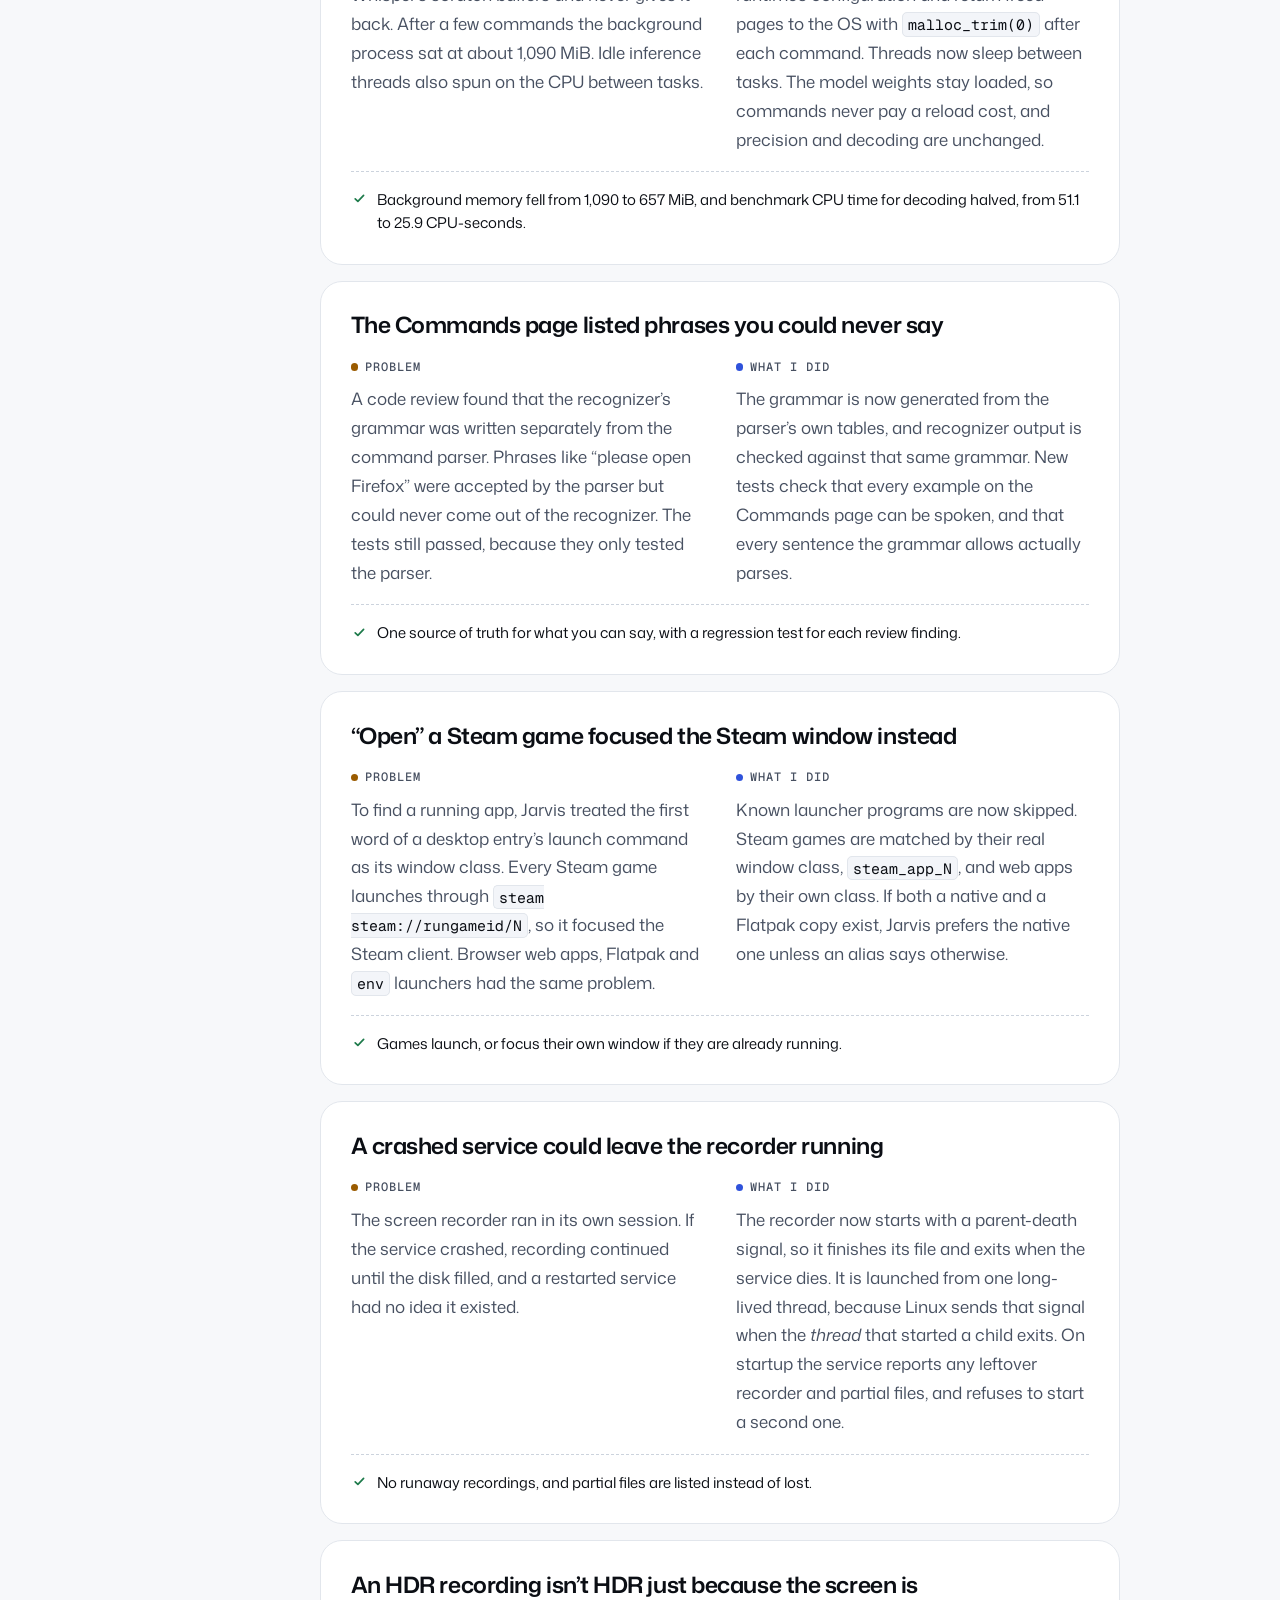
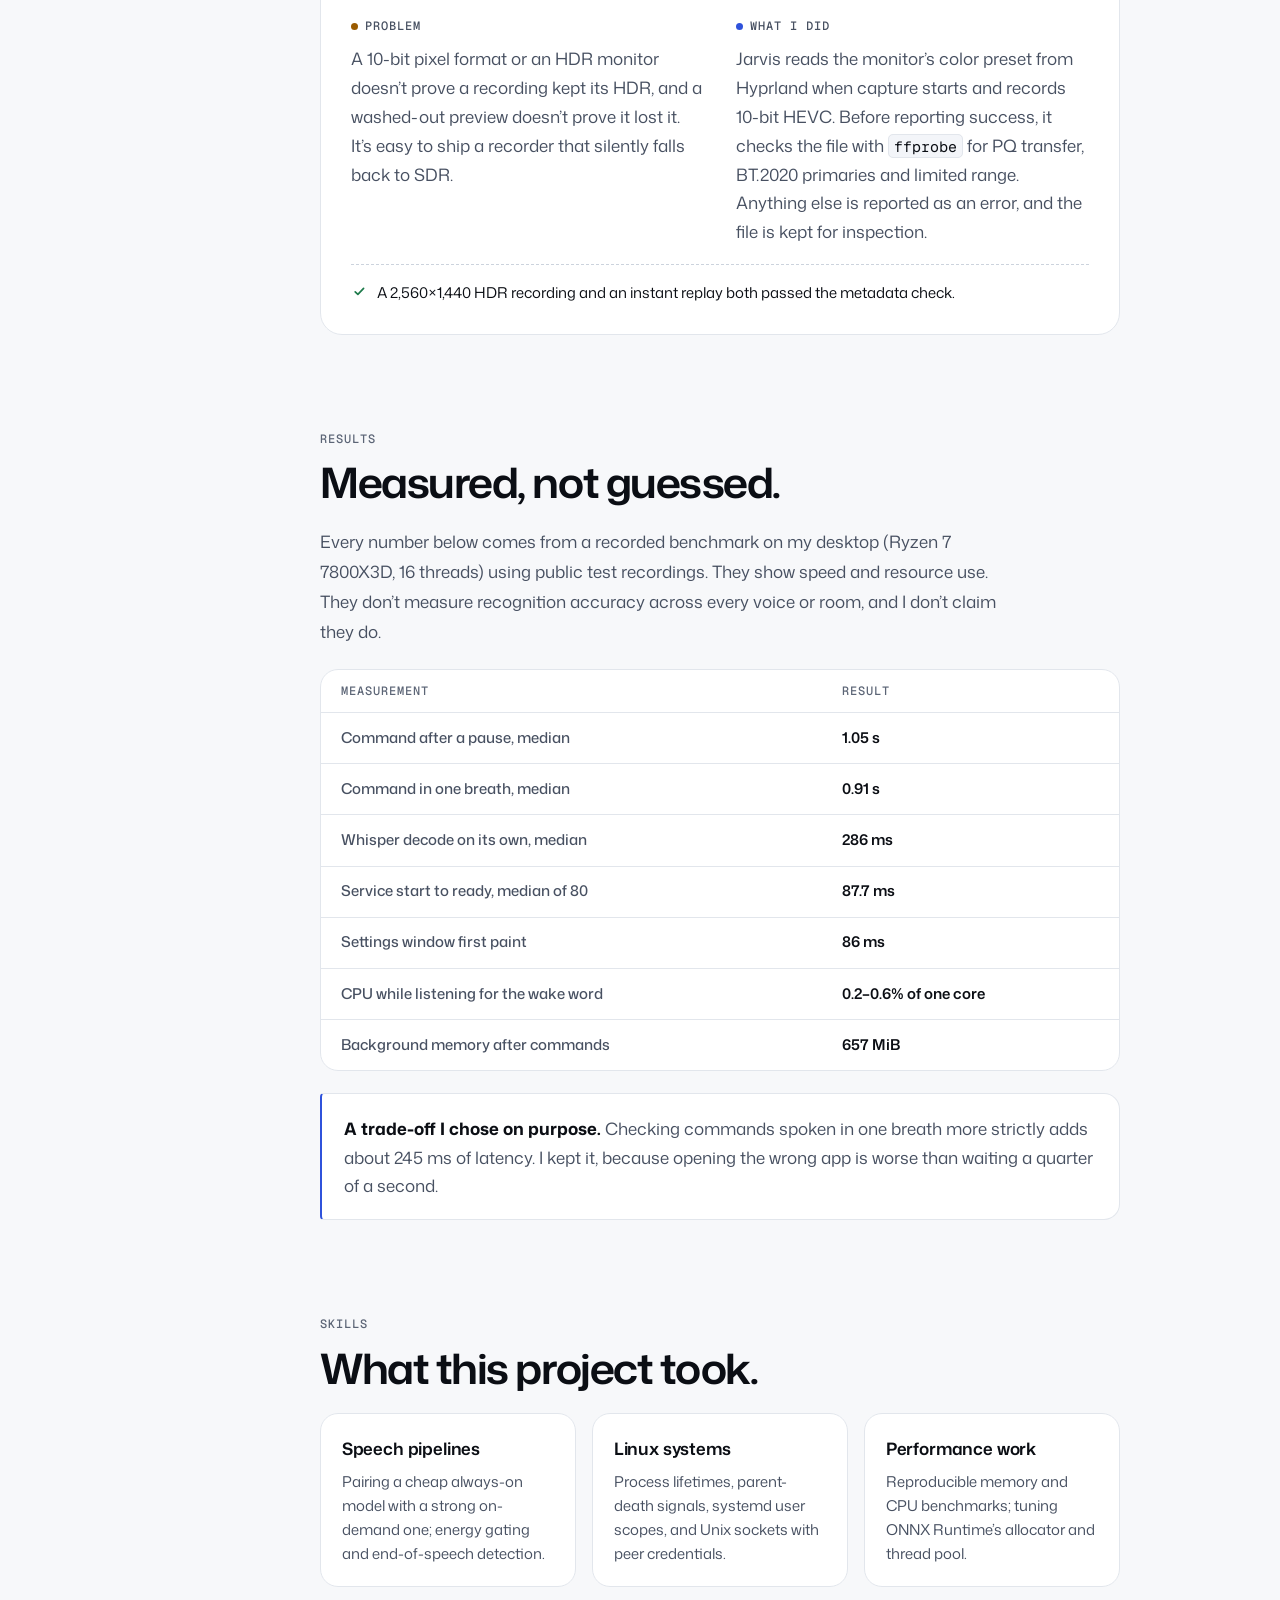
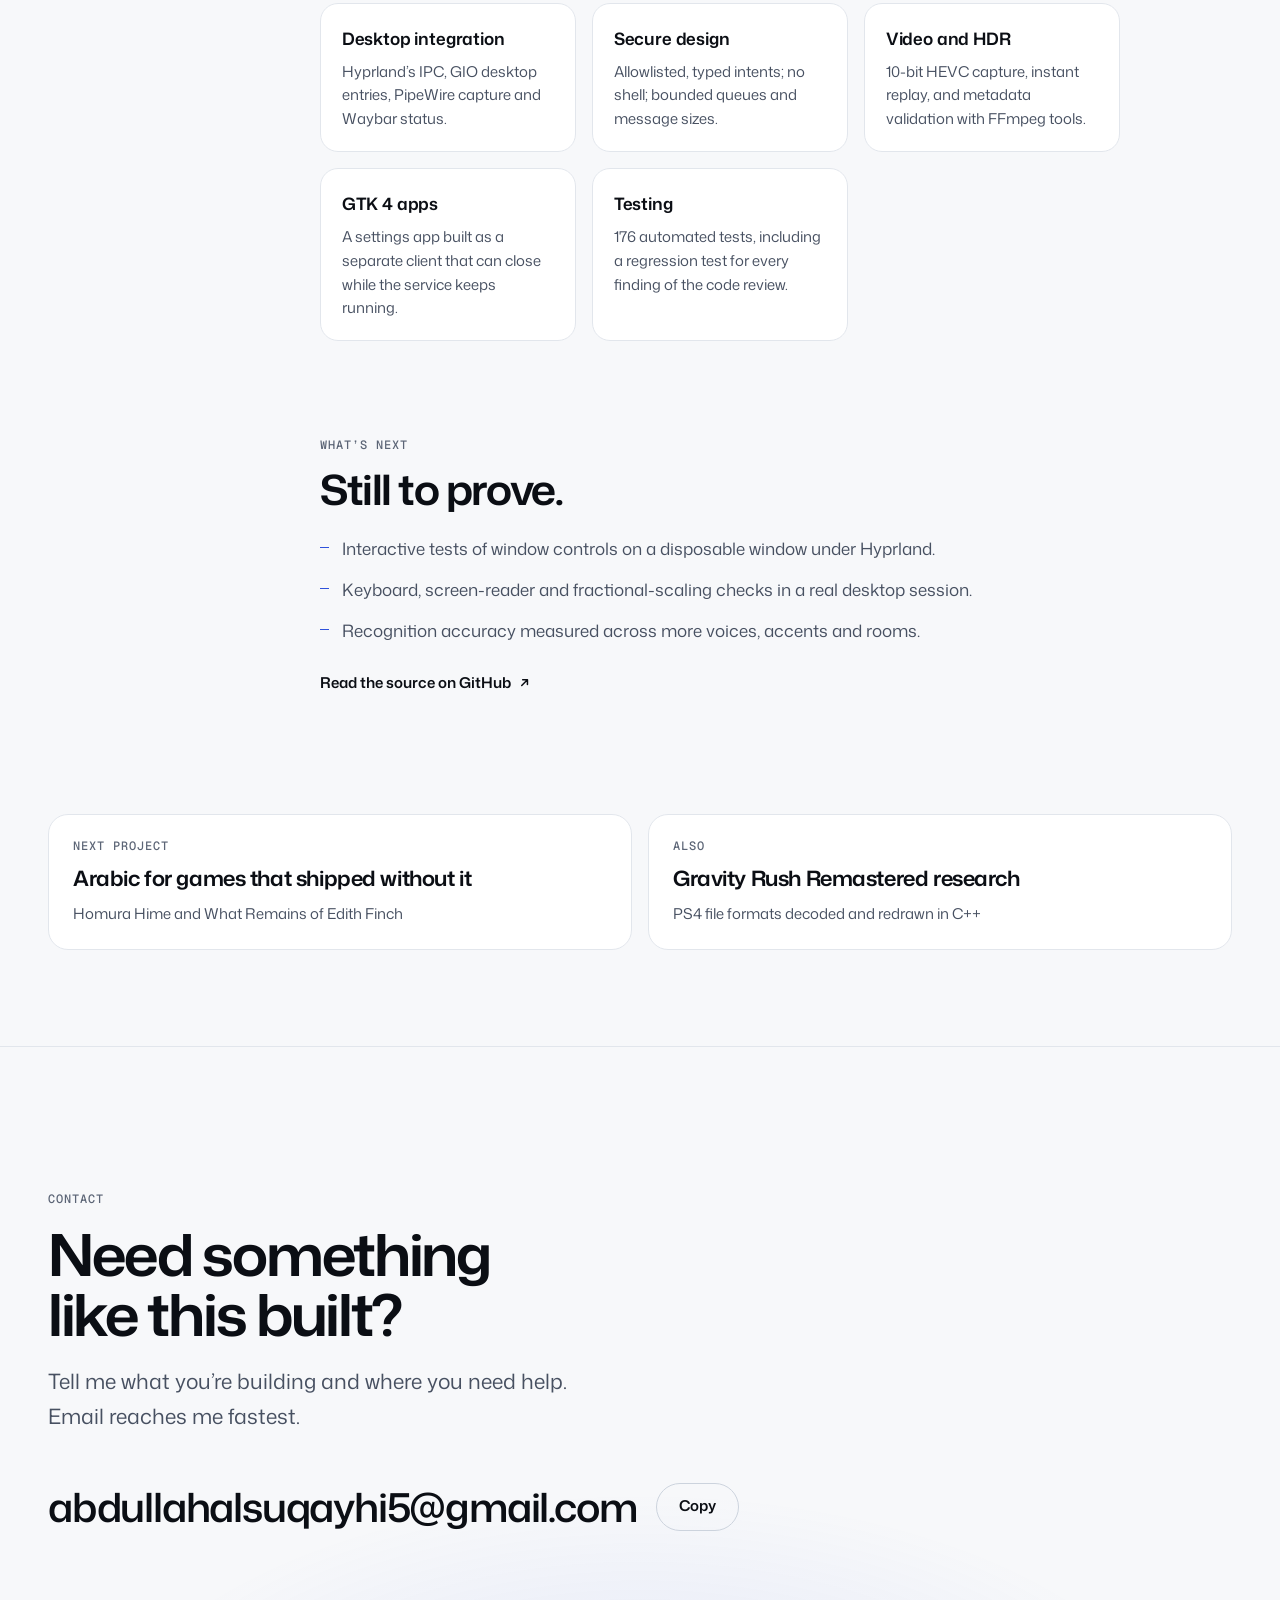
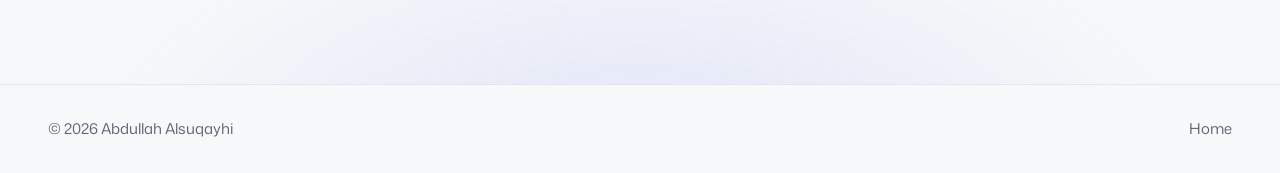
<file: jarvis/index.html>
<!doctype html>
<html lang="en">
<head>
<meta charset="utf-8">
<meta name="viewport" content="width=device-width, initial-scale=1, viewport-fit=cover">
<title>Jarvis · Abdullah Alsuqayhi</title>
<meta name="description" content="Case study: Jarvis, offline voice control for the Linux desktop. How the voice pipeline was rebuilt twice, and the problems solved along the way.">
<link rel="canonical" href="https://abdullaho21.github.io/jarvis/">
<meta property="og:type" content="article">
<meta property="og:site_name" content="Abdullah Alsuqayhi">
<meta property="og:url" content="https://abdullaho21.github.io/jarvis/">
<meta property="og:title" content="Jarvis: offline voice control for Linux">
<meta property="og:description" content="A case study by Abdullah Alsuqayhi: two speech models, a strict allowlist, and the bugs that shaped them.">
<meta property="og:image" content="https://abdullaho21.github.io/assets/og-jarvis.png">
<meta property="og:image:width" content="1200">
<meta property="og:image:height" content="630">
<meta property="og:image:alt" content="Jarvis case study: offline voice control for the Linux desktop, with a 1.05 s median command latency.">
<meta name="twitter:card" content="summary_large_image">
<meta name="color-scheme" content="dark light">
<meta name="theme-color" content="#08090c" media="(prefers-color-scheme: dark)">
<meta name="theme-color" content="#f7f8fa" media="(prefers-color-scheme: light)">
<link rel="icon" href="../assets/favicon.png" type="image/png" sizes="64x64">
<link rel="apple-touch-icon" href="../assets/apple-touch-icon.png">
<script>try{var t=localStorage.getItem("theme");if(t==="light"||t==="dark")document.documentElement.dataset.theme=t}catch(e){}document.documentElement.classList.add("js");if(!matchMedia("(prefers-reduced-motion: reduce)").matches)document.documentElement.classList.add("motion")</script>
<link rel="preconnect" href="https://fonts.googleapis.com">
<link rel="preconnect" href="https://fonts.gstatic.com" crossorigin>
<link rel="stylesheet" href="https://fonts.googleapis.com/css2?family=Mona+Sans:wdth,wght@100..112,400..700&family=Geist+Mono:wght@400..500&family=IBM+Plex+Sans+Arabic:wght@500;600&display=swap">
<link rel="stylesheet" href="../assets/site.css">
<script src="../assets/site.js" defer></script>
</head>
<body>
<a class="skip" href="#main">Skip to content</a>

<header class="nav" id="nav">
  <div class="wrap nav-in">
    <a class="brand" href="../" aria-label="Abdullah Alsuqayhi, home"><span class="mark" aria-hidden="true">ع</span><span class="brand-name">Abdullah Alsuqayhi</span></a>
    <nav aria-label="Primary">
      <ul class="nav-links">
        <li><a href="../#work">Work</a></li>
        <li><a href="../#about">About</a></li>
        <li><a href="#contact">Contact</a></li>
      </ul>
    </nav>
    <button class="icon-btn" id="theme" type="button" aria-label="Switch theme">
      <svg class="moon" viewBox="0 0 24 24" aria-hidden="true"><path fill="none" stroke="currentColor" stroke-width="1.8" stroke-linecap="round" stroke-linejoin="round" d="M20.5 14.2A8.5 8.5 0 0 1 9.8 3.5a8.5 8.5 0 1 0 10.7 10.7z"/></svg>
      <svg class="sun" viewBox="0 0 24 24" aria-hidden="true"><g fill="none" stroke="currentColor" stroke-width="1.8" stroke-linecap="round"><circle cx="12" cy="12" r="4.2"/><path d="M12 2.5v2M12 19.5v2M4.6 4.6l1.4 1.4M18 18l1.4 1.4M2.5 12h2M19.5 12h2M4.6 19.4 6 18M18 6l1.4-1.4"/></g></svg>
    </button>
  </div>
</header>

<main id="main" tabindex="-1">
  <article>
    <header class="cs-hero">
      <div class="wrap">
        <a class="back rise" style="--d:0" href="../#work"><svg viewBox="0 0 16 16" aria-hidden="true"><path fill="none" stroke="currentColor" stroke-width="1.6" stroke-linecap="round" stroke-linejoin="round" d="M13 8H3M7 4 3 8l4 4"/></svg>All work</a>
        <div class="cs-kicker rise" style="--d:1"><p class="eyebrow">Case study · Voice software · 2026</p><span class="status"><i></i>Open source</span></div>
        <h1 class="rise" style="--d:1">Jarvis</h1>
        <p class="cs-sub rise" style="--d:2">Offline voice control for the Linux desktop.</p>
        <p class="cs-lede rise" style="--d:3">Jarvis runs a Linux desktop by voice. It opens apps, switches workspaces, changes the volume, records the screen and saves the last two minutes of a game. Speech recognition runs entirely on the CPU, with no cloud service, no account and no API key, and nothing you say is stored.</p>
        <dl class="cs-meta rise" style="--d:4">
          <div><dt class="eyebrow">Role</dt><dd>Lead developer: product decisions and daily testing on my own desktop. Built with AI coding agents under my direction.</dd></div>
          <div><dt class="eyebrow">When</dt><dd>October 2026</dd></div>
          <div><dt class="eyebrow">Platform</dt><dd>Linux, Hyprland (Wayland), PipeWire</dd></div>
          <div><dt class="eyebrow">Source</dt><dd><a href="https://github.com/abdullaho21/jarvis" rel="noopener">github.com/abdullaho21/jarvis</a></dd></div>
        </dl>
      </div>
    </header>

    <div class="wrap cs-visual reveal">
      <figure class="media media-jv">
        <img class="shot" src="../assets/jarvis-ui.webp" width="1024" height="576" decoding="async" alt="Jarvis settings window, Overview page: the microphone stays paused until the user completes the privacy setup.">
        <figcaption class="voice" aria-hidden="true"><span class="bars"><i></i><i></i><i></i><i></i><i></i></span><span>“Hey Jarvis, open Firefox” <span class="to">→ Firefox</span></span></figcaption>
      </figure>
      <div class="kpis">
        <div><b>1.05 s</b><span>median command latency</span></div>
        <div><b>0.2–0.6%</b><span>of one CPU core while listening</span></div>
        <div><b>657 MiB</b><span>background memory, down from 1,090</span></div>
        <div><b>176</b><span>automated tests</span></div>
      </div>
    </div>

    <div class="wrap cs-layout">
      <nav class="toc" aria-label="On this page">
        <p class="eyebrow">On this page</p>
        <ol>
          <li><a href="#overview">Overview</a></li>
          <li><a href="#how-it-works">How it works</a></li>
          <li><a href="#problems">Problems and fixes</a></li>
          <li><a href="#results">Results</a></li>
          <li><a href="#skills">Skills</a></li>
          <li><a href="#next">What’s next</a></li>
        </ol>
      </nav>

      <div class="cs-content">
        <section class="cs-section reveal" id="overview" aria-labelledby="overview-h">
          <p class="eyebrow">Overview</p>
          <h2 id="overview-h">A desktop that answers to your voice, and nothing else.</h2>
          <div class="prose">
            <p>I wanted my desktop to respond to my voice the way a phone assistant does, without sending audio to anyone’s server. The constraints were strict from the start: run offline on an ordinary CPU, cost almost nothing while waiting, understand my accent, and never do something dangerous because it misheard me.</p>
            <p>Jarvis started as a smaller project called Murmur, built on PocketSphinx. Real use showed that recognizer wasn’t good enough, so the voice pipeline was rebuilt twice. A full code review then drove a round of fixes. This page covers what went wrong along the way and what I changed.</p>
            <ul class="points">
              <li><strong>Apps:</strong> open or focus any installed app by name, with your own voice aliases (“streamio” for Stremio).</li>
              <li><strong>Desktop:</strong> switch workspaces, move a window, go fullscreen, change or mute the volume.</li>
              <li><strong>Recording:</strong> start and stop screen recording with automatic HDR detection.</li>
              <li><strong>Instant replay:</strong> the last two minutes stay in RAM; “clip that” saves them.</li>
              <li><strong>Settings:</strong> a GTK 4 app that can close while voice control keeps running.</li>
            </ul>
          </div>
        </section>

        <section class="cs-section reveal" id="how-it-works" aria-labelledby="how-h">
          <p class="eyebrow">How it works</p>
          <h2 id="how-h">Two speech models, one strict allowlist.</h2>
          <div class="prose">
            <p>Jarvis runs as three separate processes. A small <strong>service</strong> owns settings, app discovery and every action. A <strong>voice worker</strong> owns the microphone and both speech models. The <strong>settings app</strong> is just a client: closing it frees its memory and changes nothing else.</p>
          </div>
          <figure class="diagram">
            <div class="diagram-box">
              <svg viewBox="0 0 760 590" role="img" aria-label="Jarvis voice pipeline. The microphone feeds an energy gate, then Vosk listens for the wake word and the end of speech. Only the command audio goes to Whisper. Whisper's transcript crosses into the service as plain text, where an allowlist parser turns it into a typed intent for Hyprland, the app launcher or the recorder. The settings app is a separate process on a private socket.">
                <defs><marker id="jv-ah" viewBox="0 0 10 10" refX="9" refY="5" markerWidth="7" markerHeight="7" orient="auto-start-reverse"><path d="M0 0L10 5L0 10z" class="dg-head"/></marker></defs>
                <rect class="dg-zone" x="95" y="14" width="600" height="360" rx="14"/>
                <text class="dg-zone-label" x="111" y="31">Voice worker process</text>

                <rect class="dg-box" x="115" y="40" width="230" height="54" rx="10"/>
                <text class="dg-t" x="230" y="63" text-anchor="middle">Microphone</text>
                <text class="dg-s" x="230" y="81" text-anchor="middle">pw-record · 16 kHz mono</text>
                <text class="dg-l" x="370" y="71">opens only after consent</text>
                <line class="dg-a" x1="230" y1="94" x2="230" y2="126" marker-end="url(#jv-ah)"/>
                <text class="dg-l" x="242" y="114">30 ms frames</text>

                <rect class="dg-box" x="115" y="128" width="230" height="54" rx="10"/>
                <text class="dg-t" x="230" y="151" text-anchor="middle">Energy gate</text>
                <text class="dg-s" x="230" y="169" text-anchor="middle">10 dB over room noise</text>
                <text class="dg-l" x="370" y="159">quiet audio never reaches a model</text>
                <line class="dg-a" x1="230" y1="182" x2="230" y2="214" marker-end="url(#jv-ah)"/>
                <text class="dg-l" x="242" y="202">speech</text>

                <rect class="dg-box" x="115" y="216" width="230" height="54" rx="10"/>
                <text class="dg-t" x="230" y="239" text-anchor="middle">Vosk</text>
                <text class="dg-s" x="230" y="257" text-anchor="middle">small English model</text>
                <text class="dg-l" x="370" y="247">always on: hears “Jarvis” and the end of speech</text>
                <line class="dg-a" x1="230" y1="270" x2="230" y2="302" marker-end="url(#jv-ah)"/>
                <text class="dg-l" x="242" y="290">command audio only</text>

                <rect class="dg-box hot" x="115" y="304" width="230" height="54" rx="10"/>
                <text class="dg-t" x="230" y="327" text-anchor="middle">Whisper small.en</text>
                <text class="dg-s" x="230" y="345" text-anchor="middle">int8 · on the CPU</text>
                <text class="dg-l" x="370" y="335">runs only for a command, about 0.3 s</text>

                <line class="dg-a" x1="230" y1="358" x2="230" y2="408" marker-end="url(#jv-ah)"/>
                <line class="dg-wall" x1="40" y1="390" x2="720" y2="390"/>
                <text class="dg-wall-label" x="720" y="383" text-anchor="end">Text only · never a shell command</text>
                <text class="dg-l" x="242" y="404">transcript</text>

                <rect class="dg-box safe" x="115" y="410" width="230" height="54" rx="10"/>
                <text class="dg-t" x="230" y="433" text-anchor="middle">Parser (service)</text>
                <text class="dg-s" x="230" y="451" text-anchor="middle">allowlist → typed intent</text>

                <rect class="dg-box" x="470" y="410" width="220" height="54" rx="10"/>
                <text class="dg-t" x="580" y="433" text-anchor="middle">Settings app</text>
                <text class="dg-s" x="580" y="451" text-anchor="middle">GTK 4 · separate process</text>
                <line class="dg-a dash" x1="347" y1="437" x2="468" y2="437" marker-start="url(#jv-ah)" marker-end="url(#jv-ah)"/>
                <text class="dg-l" x="408" y="429" text-anchor="middle">private socket</text>

                <path class="dg-a" d="M230 464V490M130 490H550"/>
                <line class="dg-a" x1="130" y1="490" x2="130" y2="514" marker-end="url(#jv-ah)"/>
                <line class="dg-a" x1="340" y1="490" x2="340" y2="514" marker-end="url(#jv-ah)"/>
                <line class="dg-a" x1="550" y1="490" x2="550" y2="514" marker-end="url(#jv-ah)"/>
                <text class="dg-l" x="242" y="482">typed intent</text>

                <rect class="dg-box" x="45" y="516" width="170" height="54" rx="10"/>
                <text class="dg-t" x="130" y="539" text-anchor="middle">Hyprland</text>
                <text class="dg-s" x="130" y="557" text-anchor="middle">workspaces · windows</text>
                <rect class="dg-box" x="255" y="516" width="170" height="54" rx="10"/>
                <text class="dg-t" x="340" y="539" text-anchor="middle">App launcher</text>
                <text class="dg-s" x="340" y="557" text-anchor="middle">GIO desktop entries</text>
                <rect class="dg-box" x="465" y="516" width="170" height="54" rx="10"/>
                <text class="dg-t" x="550" y="539" text-anchor="middle">Recorder</text>
                <text class="dg-s" x="550" y="557" text-anchor="middle">screen · instant replay</text>
              </svg>
            </div>
            <figcaption>Vosk is cheap enough to run all the time, so it only decides when you are talking to Jarvis. Whisper is much stronger and wakes only for the few seconds of a command. Past the transcript, everything is typed data: workspace numbers are integers from 1 to 10, and apps are desktop entries, never executable strings.</figcaption>
          </figure>
          <div class="prose">
            <p>The parser and the recognizer’s grammar are built from the same tables, so a phrase is listed only if it can be both heard and understood. The service socket is readable only by your user, and Linux peer credentials reject every other client. Apps that Jarvis launches run in their own systemd scopes, so stopping the service never closes your browser.</p>
          </div>
        </section>

        <section class="cs-section reveal" id="problems" aria-labelledby="problems-h">
          <p class="eyebrow">Problems and fixes</p>
          <h2 id="problems-h">What broke, and how I fixed it.</h2>
          <div class="challenges">
            <article class="challenge">
              <h3>The recognizer couldn’t understand me</h3>
              <div class="pf">
                <div><p class="tag">Problem</p><p>The first version used PocketSphinx. In real use the wake word often took four tries, and my non-US accent made commands unreliable. A voice in the background, like a TV or a game, made it worse.</p></div>
                <div><p class="tag fix">What I did</p><p>I split the job between two models. Vosk runs all the time but only listens for “Jarvis” and for the end of speech. Only the few seconds of the command go to Whisper small.en, which was trained on far more accents. The speech threshold follows the room and sits about 10 dB above its steady noise, a command ends after 0.6 s of quiet, and stray words after a command are ignored.</p></div>
              </div>
              <p class="result"><svg viewBox="0 0 20 20" aria-hidden="true"><path fill="none" stroke="currentColor" stroke-width="2" stroke-linecap="round" stroke-linejoin="round" d="m5 10.5 3.2 3L15 6.5"/></svg>Whisper decodes a command in about 0.3 s, and the always-on part stays at 0.2–0.6% of one core.</p>
            </article>

            <article class="challenge">
              <h3>Commands spoken over a game were silently dropped</h3>
              <div class="pf">
                <div><p class="tag">Problem</p><p>With background sound, Vosk sometimes never decided the speech had ended. The worker then flushed the command at its 8-second deadline and decoded it, but the service’s own deadline had already passed, so it threw away even a perfect transcript. Slow decoding could also look like a dead microphone.</p></div>
                <div><p class="tag fix">What I did</p><p>The worker now reports when capture actually closed, on a monotonic clock. The service checks that the audio was captured inside the session, then allows up to 15 seconds for the result to arrive. Decoding time no longer counts toward the microphone check. Late, duplicate, low-confidence and cancelled results are still rejected.</p></div>
              </div>
              <p class="result"><svg viewBox="0 0 20 20" aria-hidden="true"><path fill="none" stroke="currentColor" stroke-width="2" stroke-linecap="round" stroke-linejoin="round" d="m5 10.5 3.2 3L15 6.5"/></svg>“Jarvis, open Steam” opened Steam with the Jarvis window hidden.</p>
            </article>

            <article class="challenge">
              <h3>Memory crept up after every command</h3>
              <div class="pf">
                <div><p class="tag">Problem</p><p>ONNX Runtime keeps a memory arena for Whisper’s scratch buffers and never gives it back. After a few commands the background process sat at about 1,090 MiB. Idle inference threads also spun on the CPU between tasks.</p></div>
                <div><p class="tag fix">What I did</p><p>I disabled the CPU memory arena in the runtime’s configuration and return freed pages to the OS with <code>malloc_trim(0)</code> after each command. Threads now sleep between tasks. The model weights stay loaded, so commands never pay a reload cost, and precision and decoding are unchanged.</p></div>
              </div>
              <p class="result"><svg viewBox="0 0 20 20" aria-hidden="true"><path fill="none" stroke="currentColor" stroke-width="2" stroke-linecap="round" stroke-linejoin="round" d="m5 10.5 3.2 3L15 6.5"/></svg>Background memory fell from 1,090 to 657 MiB, and benchmark CPU time for decoding halved, from 51.1 to 25.9 CPU-seconds.</p>
            </article>

            <article class="challenge">
              <h3>The Commands page listed phrases you could never say</h3>
              <div class="pf">
                <div><p class="tag">Problem</p><p>A code review found that the recognizer’s grammar was written separately from the command parser. Phrases like “please open Firefox” were accepted by the parser but could never come out of the recognizer. The tests still passed, because they only tested the parser.</p></div>
                <div><p class="tag fix">What I did</p><p>The grammar is now generated from the parser’s own tables, and recognizer output is checked against that same grammar. New tests check that every example on the Commands page can be spoken, and that every sentence the grammar allows actually parses.</p></div>
              </div>
              <p class="result"><svg viewBox="0 0 20 20" aria-hidden="true"><path fill="none" stroke="currentColor" stroke-width="2" stroke-linecap="round" stroke-linejoin="round" d="m5 10.5 3.2 3L15 6.5"/></svg>One source of truth for what you can say, with a regression test for each review finding.</p>
            </article>

            <article class="challenge">
              <h3>“Open” a Steam game focused the Steam window instead</h3>
              <div class="pf">
                <div><p class="tag">Problem</p><p>To find a running app, Jarvis treated the first word of a desktop entry’s launch command as its window class. Every Steam game launches through <code>steam steam://rungameid/N</code>, so it focused the Steam client. Browser web apps, Flatpak and <code>env</code> launchers had the same problem.</p></div>
                <div><p class="tag fix">What I did</p><p>Known launcher programs are now skipped. Steam games are matched by their real window class, <code>steam_app_N</code>, and web apps by their own class. If both a native and a Flatpak copy exist, Jarvis prefers the native one unless an alias says otherwise.</p></div>
              </div>
              <p class="result"><svg viewBox="0 0 20 20" aria-hidden="true"><path fill="none" stroke="currentColor" stroke-width="2" stroke-linecap="round" stroke-linejoin="round" d="m5 10.5 3.2 3L15 6.5"/></svg>Games launch, or focus their own window if they are already running.</p>
            </article>

            <article class="challenge">
              <h3>A crashed service could leave the recorder running</h3>
              <div class="pf">
                <div><p class="tag">Problem</p><p>The screen recorder ran in its own session. If the service crashed, recording continued until the disk filled, and a restarted service had no idea it existed.</p></div>
                <div><p class="tag fix">What I did</p><p>The recorder now starts with a parent-death signal, so it finishes its file and exits when the service dies. It is launched from one long-lived thread, because Linux sends that signal when the <em>thread</em> that started a child exits. On startup the service reports any leftover recorder and partial files, and refuses to start a second one.</p></div>
              </div>
              <p class="result"><svg viewBox="0 0 20 20" aria-hidden="true"><path fill="none" stroke="currentColor" stroke-width="2" stroke-linecap="round" stroke-linejoin="round" d="m5 10.5 3.2 3L15 6.5"/></svg>No runaway recordings, and partial files are listed instead of lost.</p>
            </article>

            <article class="challenge">
              <h3>An HDR recording isn’t HDR just because the screen is</h3>
              <div class="pf">
                <div><p class="tag">Problem</p><p>A 10-bit pixel format or an HDR monitor doesn’t prove a recording kept its HDR, and a washed-out preview doesn’t prove it lost it. It’s easy to ship a recorder that silently falls back to SDR.</p></div>
                <div><p class="tag fix">What I did</p><p>Jarvis reads the monitor’s color preset from Hyprland when capture starts and records 10-bit HEVC. Before reporting success, it checks the file with <code>ffprobe</code> for PQ transfer, BT.2020 primaries and limited range. Anything else is reported as an error, and the file is kept for inspection.</p></div>
              </div>
              <p class="result"><svg viewBox="0 0 20 20" aria-hidden="true"><path fill="none" stroke="currentColor" stroke-width="2" stroke-linecap="round" stroke-linejoin="round" d="m5 10.5 3.2 3L15 6.5"/></svg>A 2,560×1,440 HDR recording and an instant replay both passed the metadata check.</p>
            </article>
          </div>
        </section>

        <section class="cs-section reveal" id="results" aria-labelledby="results-h">
          <p class="eyebrow">Results</p>
          <h2 id="results-h">Measured, not guessed.</h2>
          <div class="prose">
            <p>Every number below comes from a recorded benchmark on my desktop (Ryzen 7 7800X3D, 16 threads) using public test recordings. They show speed and resource use. They don’t measure recognition accuracy across every voice or room, and I don’t claim they do.</p>
          </div>
          <div class="table-wrap">
            <table class="data">
              <thead><tr><th scope="col">Measurement</th><th scope="col">Result</th></tr></thead>
              <tbody>
                <tr><th scope="row">Command after a pause, median</th><td>1.05 s</td></tr>
                <tr><th scope="row">Command in one breath, median</th><td>0.91 s</td></tr>
                <tr><th scope="row">Whisper decode on its own, median</th><td>286 ms</td></tr>
                <tr><th scope="row">Service start to ready, median of 80</th><td>87.7 ms</td></tr>
                <tr><th scope="row">Settings window first paint</th><td>86 ms</td></tr>
                <tr><th scope="row">CPU while listening for the wake word</th><td>0.2–0.6% of one core</td></tr>
                <tr><th scope="row">Background memory after commands</th><td>657 MiB</td></tr>
              </tbody>
            </table>
          </div>
          <div class="callout">
            <p><strong>A trade-off I chose on purpose.</strong> Checking commands spoken in one breath more strictly adds about 245 ms of latency. I kept it, because opening the wrong app is worse than waiting a quarter of a second.</p>
          </div>
        </section>

        <section class="cs-section reveal" id="skills" aria-labelledby="skills-h">
          <p class="eyebrow">Skills</p>
          <h2 id="skills-h">What this project took.</h2>
          <div class="skills-grid">
            <div class="skill"><h3>Speech pipelines</h3><p>Pairing a cheap always-on model with a strong on-demand one; energy gating and end-of-speech detection.</p></div>
            <div class="skill"><h3>Linux systems</h3><p>Process lifetimes, parent-death signals, systemd user scopes, and Unix sockets with peer credentials.</p></div>
            <div class="skill"><h3>Performance work</h3><p>Reproducible memory and CPU benchmarks; tuning ONNX Runtime’s allocator and thread pool.</p></div>
            <div class="skill"><h3>Desktop integration</h3><p>Hyprland’s IPC, GIO desktop entries, PipeWire capture and Waybar status.</p></div>
            <div class="skill"><h3>Secure design</h3><p>Allowlisted, typed intents; no shell; bounded queues and message sizes.</p></div>
            <div class="skill"><h3>Video and HDR</h3><p>10-bit HEVC capture, instant replay, and metadata validation with FFmpeg tools.</p></div>
            <div class="skill"><h3>GTK 4 apps</h3><p>A settings app built as a separate client that can close while the service keeps running.</p></div>
            <div class="skill"><h3>Testing</h3><p>176 automated tests, including a regression test for every finding of the code review.</p></div>
          </div>
        </section>

        <section class="cs-section reveal" id="next" aria-labelledby="next-h">
          <p class="eyebrow">What’s next</p>
          <h2 id="next-h">Still to prove.</h2>
          <div class="prose">
            <ul class="points">
              <li>Interactive tests of window controls on a disposable window under Hyprland.</li>
              <li>Keyboard, screen-reader and fractional-scaling checks in a real desktop session.</li>
              <li>Recognition accuracy measured across more voices, accents and rooms.</li>
            </ul>
            <p><a class="arrow-link" href="https://github.com/abdullaho21/jarvis" rel="noopener">Read the source on GitHub <svg viewBox="0 0 16 16" aria-hidden="true"><path fill="none" stroke="currentColor" stroke-width="1.6" stroke-linecap="round" stroke-linejoin="round" d="M5 11 11 5M6 5h5v5"/></svg></a></p>
          </div>
        </section>
      </div>
    </div>
  </article>

  <nav class="wrap more" aria-label="More projects">
    <a href="../arabic-localization/"><span class="eyebrow">Next project</span><b>Arabic for games that shipped without it</b><span>Homura Hime and What Remains of Edith Finch</span></a>
    <a href="../gravity-rush/"><span class="eyebrow">Also</span><b>Gravity Rush Remastered research</b><span>PS4 file formats decoded and redrawn in <span class="nw">C++</span></span></a>
  </nav>

  <section class="contact" id="contact" aria-labelledby="contact-h">
    <div class="wrap reveal">
      <p class="eyebrow">Contact</p>
      <h2 class="h2" id="contact-h">Need something like this built?</h2>
      <p class="contact-lede">Tell me what you’re building and where you need help. Email reaches me fastest.</p>
      <div class="email-row">
        <a class="email" id="email" href="mailto:abdullahalsuqayhi5@gmail.com">abdullahalsuqayhi5@gmail.com</a>
        <button class="btn" id="copy" type="button"><span id="copy-label">Copy</span><span class="sr-only"> email address</span></button>
      </div>
      <span class="sr-only" id="live" aria-live="polite"></span>
    </div>
  </section>
</main>

<footer class="footer">
  <div class="wrap">
    <p>© <span id="year">2026</span> Abdullah Alsuqayhi</p>
    <a href="../">Home</a>
  </div>
</footer>
</body>
</html>
</file>
<file: assets/site.css>
/* Fallbacks sized to Mona Sans's measured advance widths, so text keeps its line breaks while the web font loads */
@font-face{font-family:"Mona Fallback";src:local("Arial"),local("Liberation Sans"),local("Arimo"),local("Helvetica");font-weight:300 550;font-stretch:100%;size-adjust:104.5%}
@font-face{font-family:"Mona Fallback";src:local("Arial Bold"),local("Liberation Sans Bold"),local("Arimo Bold"),local("Helvetica Bold");font-weight:551 800;font-stretch:100%;size-adjust:100.6%}
@font-face{font-family:"Mona Fallback";src:local("Arial Bold"),local("Liberation Sans Bold"),local("Arimo Bold"),local("Helvetica Bold");font-weight:551 800;font-stretch:106%;size-adjust:103.4%}
@font-face{font-family:"Mona Fallback";src:local("Arial Bold"),local("Liberation Sans Bold"),local("Arimo Bold"),local("Helvetica Bold");font-weight:551 800;font-stretch:108%;size-adjust:104.2%}
@font-face{font-family:"Mona Fallback";src:local("Arial Bold"),local("Liberation Sans Bold"),local("Arimo Bold"),local("Helvetica Bold");font-weight:551 800;font-stretch:112%;size-adjust:106.2%}
@font-face{font-family:"Geist Mono Fallback";src:local("Menlo"),local("DejaVu Sans Mono"),local("Liberation Mono"),local("Courier New");size-adjust:100%}

/* Layout: a type-led hero, then wide cards whose panels show real evidence. Case-study pages add a
   sticky contents rail and problem/fix cards. Hairline rules, one cool accent, the Arabic ع as identity. */
:root{
  color-scheme:dark;
  --bg:#08090c;
  --bg-2:#0c0e12;
  --card:#101318;
  --card-2:#161a21;
  --line:#1d222b;
  --line-2:#2c333f;
  --fg:#eef1f6;
  --fg-2:#a7afbd;
  --fg-3:#8a93a3;
  --accent:#8aa3ff;
  --glow:rgba(110,140,255,.16);
  --btn-bg:#eef1f6;
  --btn-fg:#08090c;
  --ok:#7fd6a4;
  --warn:#f0b86e;
  --shadow:0 40px 90px -50px rgba(0,0,0,.85);

  --sans:"Mona Sans","Mona Fallback",system-ui,sans-serif;
  --mono:"Geist Mono","Geist Mono Fallback",ui-monospace,Menlo,monospace;
  --ar:"IBM Plex Sans Arabic","Noto Sans Arabic","Segoe UI",Tahoma,sans-serif;
  --fs-xs:.75rem;
  --fs-sm:clamp(.875rem,.85rem + .1vw,.9375rem);
  --fs-base:clamp(1rem,.96rem + .2vw,1.0625rem);
  --fs-lg:clamp(1.125rem,1.04rem + .4vw,1.3125rem);
  --fs-xl:clamp(1.6rem,1.25rem + 1.5vw,2.4rem);
  --fs-2xl:clamp(2.1rem,1.45rem + 2.8vw,3.6rem);
  --fs-hero:clamp(2.45rem,1.2rem + 5vw,5.5rem);
  --max:74rem;
  --gl:max(20px,env(safe-area-inset-left,0px));
  --gr:max(20px,env(safe-area-inset-right,0px));
  --ease:cubic-bezier(.2,.75,.2,1);
  --grain:url("data:image/svg+xml,%3Csvg xmlns='http://www.w3.org/2000/svg' width='200' height='200'%3E%3Cfilter id='n'%3E%3CfeTurbulence type='fractalNoise' baseFrequency='.8' numOctaves='3' stitchTiles='stitch'/%3E%3CfeColorMatrix values='0 0 0 0 .5 0 0 0 0 .5 0 0 0 0 .5 0 0 0 .05 0'/%3E%3C/filter%3E%3Crect width='100%25' height='100%25' filter='url(%23n)'/%3E%3C/svg%3E");
}
@media (prefers-color-scheme:light){:root:not([data-theme="dark"]){
  color-scheme:light;
  --bg:#f7f8fa;--bg-2:#eff1f5;--card:#fff;--card-2:#f3f5f9;--line:#e2e6ec;--line-2:#ccd3dd;
  --fg:#0b0e14;--fg-2:#475061;--fg-3:#5c6576;--accent:#2f52db;--glow:rgba(60,95,230,.12);
  --btn-bg:#0b0e14;--btn-fg:#f7f8fa;--ok:#1d7a4a;--warn:#9a5b00;--shadow:0 40px 80px -50px rgba(20,30,60,.35);
}}
:root[data-theme="light"]{
  color-scheme:light;
  --bg:#f7f8fa;--bg-2:#eff1f5;--card:#fff;--card-2:#f3f5f9;--line:#e2e6ec;--line-2:#ccd3dd;
  --fg:#0b0e14;--fg-2:#475061;--fg-3:#5c6576;--accent:#2f52db;--glow:rgba(60,95,230,.12);
  --btn-bg:#0b0e14;--btn-fg:#f7f8fa;--ok:#1d7a4a;--warn:#9a5b00;--shadow:0 40px 80px -50px rgba(20,30,60,.35);
}

*,*::before,*::after{box-sizing:border-box}
html{-webkit-text-size-adjust:100%;text-size-adjust:100%;scroll-padding-top:5rem}
@media (prefers-reduced-motion:no-preference){html{scroll-behavior:smooth}}
body{
  margin:0;min-height:100vh;background:var(--bg);color:var(--fg);
  font:400 var(--fs-base)/1.65 var(--sans);
  -webkit-font-smoothing:antialiased;-moz-osx-font-smoothing:grayscale;
}
body::before{content:"";position:fixed;inset:0;z-index:-1;pointer-events:none;background:var(--grain)}
h1,h2,h3,h4,p,ul,ol,dl,dd,figure{margin:0}
ul,ol{padding:0;list-style:none}
a{color:inherit}
img{max-width:100%;height:auto;display:block}
::selection{background:var(--accent);color:var(--bg)}
:focus-visible{outline:2px solid var(--accent);outline-offset:3px;border-radius:6px}
#main:focus{outline:none}
.sr-only{position:absolute;width:1px;height:1px;margin:-1px;padding:0;overflow:hidden;clip:rect(0 0 0 0);white-space:nowrap;border:0}
.nw{white-space:nowrap}
.wrap{width:100%;max-width:calc(var(--max) + var(--gl) + var(--gr));margin-inline:auto;padding-left:var(--gl);padding-right:var(--gr)}
.skip{
  position:fixed;z-index:100;top:calc(.75rem + env(safe-area-inset-top,0px));left:var(--gl);padding:.7rem 1rem;border-radius:10px;
  background:var(--btn-bg);color:var(--btn-fg);font-weight:600;text-decoration:none;transform:translateY(-200%);transition:transform .2s var(--ease);
}
.skip:focus{transform:none}
.eyebrow{font:500 var(--fs-xs)/1.4 var(--mono);letter-spacing:.08em;text-transform:uppercase;color:var(--fg-3)}

/* ---------- nav ---------- */
.nav{position:sticky;top:0;z-index:50;padding-top:env(safe-area-inset-top,0px);border-bottom:1px solid transparent;transition:border-color .3s,background-color .3s}
.nav.scrolled{border-bottom-color:var(--line);background:var(--bg)}
@supports ((backdrop-filter:blur(1px)) or (-webkit-backdrop-filter:blur(1px))){
  .nav.scrolled{background:color-mix(in srgb,var(--bg) 78%,transparent);-webkit-backdrop-filter:blur(14px) saturate(1.3);backdrop-filter:blur(14px) saturate(1.3)}
}
.nav-in{display:flex;align-items:center;gap:1rem;height:4rem}
.brand{display:inline-flex;align-items:center;gap:.7rem;margin-right:auto;flex:none;text-decoration:none;font-weight:600;font-size:var(--fs-sm);letter-spacing:-.01em}
.mark{
  flex:none;display:grid;place-items:center;width:2.125rem;height:2.125rem;border-radius:10px;
  background:var(--fg);color:var(--bg);font:600 1.15rem/1 var(--ar);padding-bottom:.15rem;
}
.brand-name{white-space:nowrap}
@media (max-width:34rem){.brand-name{display:none}}
.nav-links{display:flex;gap:.25rem}
.nav-links a{
  display:block;padding:.5rem .75rem;border-radius:999px;font-size:var(--fs-sm);font-weight:500;color:var(--fg-2);text-decoration:none;
  transition:color .2s,background-color .2s;
}
.nav-links a:hover{color:var(--fg);background:var(--card-2)}
.nav-links a[aria-current="true"]{color:var(--fg);background:var(--card-2)}
@media (max-width:23rem){.nav-in{gap:.5rem}.nav-links{gap:0}.nav-links a{padding:.5rem}}
.icon-btn{
  flex:none;display:grid;place-items:center;width:2.5rem;height:2.5rem;border:1px solid var(--line);border-radius:999px;
  background:transparent;color:var(--fg-2);cursor:pointer;transition:color .2s,border-color .2s,background-color .2s;
}
.icon-btn:hover{color:var(--fg);border-color:var(--line-2);background:var(--card-2)}
.icon-btn svg{width:1.05rem;height:1.05rem}
.sun{display:none}
:root[data-theme="light"] .sun{display:block}:root[data-theme="light"] .moon{display:none}
@media (prefers-color-scheme:light){:root:not([data-theme="dark"]) .sun{display:block}:root:not([data-theme="dark"]) .moon{display:none}}

/* ---------- hero (home) ---------- */
.hero{position:relative;overflow:hidden;padding-block:clamp(3.5rem,9vw,7rem) clamp(3rem,6vw,5rem);isolation:isolate}
.hero::before,.cs-hero::before{
  content:"";position:absolute;inset:-25% -15% auto auto;width:min(62rem,130vw);height:44rem;z-index:-2;pointer-events:none;
  background:radial-gradient(closest-side,var(--glow),transparent);
}
.glyph{
  position:absolute;z-index:-1;right:max(-4rem,-6vw);top:clamp(1rem,4vw,3rem);pointer-events:none;user-select:none;
  font:600 clamp(18rem,10rem + 30vw,38rem)/1 var(--ar);color:transparent;-webkit-text-stroke:1px var(--line-2);opacity:.9;
}
@media (max-width:48rem){.glyph{opacity:.45;right:-5rem}}
.pill{
  display:inline-flex;align-items:center;gap:.6rem;padding:.4rem .85rem .4rem .7rem;border:1px solid var(--line);border-radius:999px;
  background:color-mix(in srgb,var(--card) 70%,transparent);font-size:var(--fs-sm);color:var(--fg-2);
}
.live{position:relative;flex:none;width:.5rem;height:.5rem;border-radius:50%;background:var(--ok)}
.motion .live::after{content:"";position:absolute;inset:0;border-radius:50%;background:var(--ok);animation:ping 2.4s var(--ease) infinite}
@keyframes ping{0%{transform:scale(1);opacity:.6}70%,100%{transform:scale(2.8);opacity:0}}
.hero h1{
  margin-top:1.6rem;max-width:18ch;font-size:var(--fs-hero);font-weight:640;font-stretch:112%;line-height:1.02;letter-spacing:-.045em;text-wrap:balance;
}
.lede{margin-top:1.75rem;max-width:40rem;font-size:var(--fs-lg);line-height:1.6;color:var(--fg-2)}
.lede strong{color:var(--fg);font-weight:600}
.cta{display:flex;flex-wrap:wrap;gap:.75rem;margin-top:2.25rem}
.btn{
  display:inline-flex;align-items:center;justify-content:center;gap:.55rem;min-height:3rem;padding:.75rem 1.35rem;border-radius:999px;
  border:1px solid var(--line-2);background:transparent;color:var(--fg);font:600 var(--fs-sm)/1 var(--sans);text-decoration:none;cursor:pointer;
  transition:transform .25s var(--ease),background-color .2s,border-color .2s,box-shadow .25s var(--ease);
}
.btn:hover{border-color:var(--fg-3);background:var(--card-2)}
.btn:active{transform:scale(.98)}
.btn-primary{background:var(--btn-bg);border-color:var(--btn-bg);color:var(--btn-fg)}
.btn-primary:hover{background:var(--btn-bg);border-color:var(--btn-bg);box-shadow:0 10px 40px -10px var(--glow),0 0 0 4px var(--glow)}
.btn svg{width:1rem;height:1rem;flex:none;transition:transform .25s var(--ease)}
.btn:hover svg{transform:translateX(3px)}

.index{margin-top:clamp(3.5rem,8vw,5.5rem);border-top:1px solid var(--line)}
.index a{
  display:grid;grid-template-columns:1fr auto;align-items:center;gap:.25rem 1.5rem;padding:1.15rem .25rem;border-bottom:1px solid var(--line);
  text-decoration:none;transition:background-color .25s,padding .35s var(--ease);
}
.index a:hover{background:linear-gradient(90deg,var(--card-2),transparent);padding-left:.9rem}
.ix-name{font-size:var(--fs-lg);font-weight:600;font-stretch:106%;letter-spacing:-.02em}
.ix-desc{grid-column:1;color:var(--fg-2);font-size:var(--fs-sm)}
.ix-end{grid-row:1/3;grid-column:2;display:flex;align-items:center;gap:1rem;color:var(--fg-3);font:500 var(--fs-xs)/1.4 var(--mono);letter-spacing:.06em;text-transform:uppercase}
.ix-end svg{width:1.1rem;height:1.1rem;color:var(--fg-2);transition:transform .3s var(--ease),color .2s}
.index a:hover .ix-end svg{transform:translateX(4px);color:var(--accent)}
@media (min-width:52rem){
  .index a{grid-template-columns:minmax(14rem,1fr) 2fr 8rem;padding-block:1.35rem}
  .ix-desc{grid-column:2;grid-row:1}
  .ix-end{grid-column:3;grid-row:1;justify-content:flex-end}
}
@media (max-width:30rem){.ix-tag{display:none}}
.motion .rise{animation:rise .9s var(--ease) both;animation-delay:calc(var(--d,0) * 110ms + 60ms)}
@keyframes rise{from{opacity:0;transform:translateY(18px)}}

/* ---------- sections ---------- */
.section{padding-block:clamp(4.5rem,10vw,8rem)}
.sec-head{display:grid;align-content:start;gap:1rem;margin-bottom:clamp(2.5rem,5vw,4rem)}
.h2{font-size:var(--fs-2xl);font-weight:620;font-stretch:108%;line-height:1.05;letter-spacing:-.04em;text-wrap:balance;max-width:20ch}
.sec-head p:not(.eyebrow){max-width:38rem;color:var(--fg-2);font-size:var(--fs-lg)}
.motion .reveal{opacity:0;transform:translateY(28px);transition:opacity .9s var(--ease),transform .9s var(--ease)}
.motion .reveal.in{opacity:1;transform:none}

/* ---------- case cards (home) ---------- */
.cases{display:grid;gap:clamp(1.25rem,3vw,2rem)}
.case{
  --mx:50%;--my:0%;
  position:relative;display:grid;gap:clamp(1.5rem,3vw,2.75rem);padding:clamp(.75rem,2vw,1.25rem);
  border:1px solid var(--line);border-radius:28px;background:var(--card);box-shadow:var(--shadow);overflow:hidden;isolation:isolate;
}
.case::before{
  content:"";position:absolute;inset:0;z-index:-1;pointer-events:none;opacity:0;transition:opacity .4s;
  background:radial-gradient(36rem circle at var(--mx) var(--my),var(--glow),transparent 45%);
}
.case:hover::before{opacity:1}
.case-body{display:flex;flex-direction:column;gap:1.35rem;padding:.75rem clamp(.5rem,1.6vw,1.1rem) clamp(.75rem,1.6vw,1.1rem);min-width:0}
.case-meta{display:flex;flex-wrap:wrap;align-items:center;gap:.5rem 1rem}
.status{display:inline-flex;align-items:center;gap:.45rem;padding:.2rem .65rem;border:1px solid var(--line);border-radius:999px;font:500 var(--fs-xs)/1.5 var(--sans);color:var(--fg-2)}
.status i{width:.4rem;height:.4rem;border-radius:50%;background:var(--ok)}
.status.testing i{background:var(--accent)}
.statuses{display:flex;flex-wrap:wrap;gap:.5rem}
.case h3{font-size:var(--fs-xl);font-weight:640;font-stretch:110%;line-height:1.05;letter-spacing:-.035em;text-wrap:balance}
.case h3 a{text-decoration:none}
.case h3 a:hover{color:var(--accent)}
.case-lede{color:var(--fg-2);font-size:var(--fs-lg);line-height:1.55;max-width:36rem}
.stats{display:grid;grid-template-columns:repeat(3,minmax(0,1fr));gap:1px;border:1px solid var(--line);border-radius:16px;overflow:hidden;background:var(--line)}
.stats li{display:grid;align-content:start;gap:.3rem;padding:1rem 1.1rem;background:var(--card)}
.stats b{font-size:clamp(1.3rem,1.1rem + .7vw,1.65rem);font-weight:620;font-stretch:106%;letter-spacing:-.03em;line-height:1.1;white-space:nowrap}
.stats span{font-size:var(--fs-sm);line-height:1.4;color:var(--fg-2)}
@media (max-width:40rem){
  .stats{grid-template-columns:1fr}
  .stats li{grid-template-columns:7.25rem 1fr;align-items:baseline;gap:.75rem;padding:.8rem 1rem}
}
.points{display:grid;gap:.7rem}
.points li{position:relative;padding-left:1.4rem;color:var(--fg-2);line-height:1.55}
.points li::before{content:"";position:absolute;left:0;top:.75em;width:.55rem;height:1.5px;background:var(--accent)}
.points strong{color:var(--fg);font-weight:600}
.stack{font-size:var(--fs-sm);color:var(--fg-3)}
.case-links{display:flex;flex-wrap:wrap;gap:.75rem 1.5rem;align-items:center;margin-top:auto;padding-top:.25rem}
.arrow-link{
  display:inline-flex;align-items:center;gap:.4rem;font-weight:600;font-size:var(--fs-sm);text-decoration:none;color:var(--fg);
  padding-block:.4rem;background:linear-gradient(var(--accent),var(--accent)) 0 100%/0 1.5px no-repeat;transition:background-size .35s var(--ease),color .2s;
}
.arrow-link:hover{background-size:100% 1.5px;color:var(--accent)}
.arrow-link svg{width:.95rem;height:.95rem;flex:none}
.arrow-link.muted{color:var(--fg-2);font-weight:500}
.note{font-size:var(--fs-sm);color:var(--fg-3)}

.media{
  position:relative;min-height:20rem;border:1px solid var(--line);border-radius:20px;overflow:hidden;
  background:radial-gradient(120% 80% at 50% 0%,var(--card-2),var(--bg-2));
}
@media (min-width:62rem){
  .case{grid-template-columns:minmax(0,1.08fr) minmax(0,1fr);align-items:stretch}
  .case.flip .media{order:2}
  .case .media{min-height:32rem}
}

/* Jarvis panel */
.media-jv{min-height:clamp(17rem,48vw,32rem)}
.shot{
  position:absolute;left:clamp(1.25rem,4vw,2.75rem);top:clamp(1.25rem,4vw,2.75rem);width:clamp(30rem,135%,60rem);max-width:none;
  border-radius:12px 0 0 0;border:1px solid var(--line-2);border-right:0;border-bottom:0;
  box-shadow:0 30px 70px -30px rgba(0,0,0,.7);
}
.voice{
  position:absolute;left:clamp(1rem,3vw,2rem);bottom:clamp(1rem,3vw,1.75rem);
  display:flex;align-items:center;gap:.75rem;max-width:calc(100% - 2rem);padding:.6rem 1.05rem .6rem .8rem;border-radius:999px;
  background:var(--card-2);border:1px solid var(--line-2);box-shadow:0 18px 40px -12px rgba(0,0,0,.75);
  font-size:var(--fs-sm);white-space:nowrap;
}
.voice span:last-child{overflow:hidden;text-overflow:ellipsis}
.voice .to{color:var(--fg-3)}
@media (max-width:30rem){.voice .to{display:none}}
.bars{display:flex;align-items:center;gap:3px;height:1.1rem;flex:none}
.bars i{width:3px;height:100%;border-radius:2px;background:var(--accent);transform:scaleY(.45)}
.bars i:nth-child(2){transform:scaleY(.8)}.bars i:nth-child(3){transform:scaleY(1)}.bars i:nth-child(4){transform:scaleY(.65)}
.motion .bars i{animation:talk 1.1s ease-in-out infinite}
.motion .bars i:nth-child(2){animation-delay:-.2s}.motion .bars i:nth-child(3){animation-delay:-.45s}
.motion .bars i:nth-child(4){animation-delay:-.7s}.motion .bars i:nth-child(5){animation-delay:-.9s}
@keyframes talk{0%,100%{transform:scaleY(.3)}50%{transform:scaleY(1)}}

/* Localization panel */
.media-ar{display:flex;flex-direction:column;justify-content:space-between;gap:2rem;padding:clamp(1.5rem,4vw,2.5rem)}
.ar-title{display:grid;gap:.5rem;text-align:right}
.ar-title .ar{font:600 clamp(2.6rem,1.8rem + 3.4vw,4.4rem)/1.25 var(--ar);color:var(--fg)}
.ar-title .en{font:500 var(--fs-xs)/1.5 var(--mono);letter-spacing:.06em;text-transform:uppercase;color:var(--fg-3)}
.dialog{
  align-self:center;width:min(100%,22rem);padding:1.4rem 1.4rem 1.2rem;border-radius:14px;text-align:center;
  background:color-mix(in srgb,var(--bg) 70%,transparent);border:1px solid var(--line-2);box-shadow:0 24px 60px -30px rgba(0,0,0,.7);
}
.dialog .q{font:600 1.35rem/1.5 var(--ar)}
.dialog .btns{display:flex;justify-content:center;gap:.6rem;margin-top:1rem}
.dialog .btns span{min-width:5.5rem;padding:.35rem 1rem;border-radius:8px;border:1px solid var(--line-2);font:500 1.05rem/1.6 var(--ar)}
.dialog .btns span:first-child{background:var(--fg);color:var(--bg);border-color:var(--fg)}
.dialog .src{margin-top:.9rem;font:400 var(--fs-xs)/1.5 var(--mono);color:var(--fg-3)}
.pairs{width:100%;border-collapse:collapse;font-size:var(--fs-sm)}
.pairs caption{caption-side:top;text-align:left;padding-bottom:.5rem;font:500 var(--fs-xs)/1.4 var(--mono);letter-spacing:.08em;text-transform:uppercase;color:var(--fg-3)}
.pairs th,.pairs td{padding:.6rem .1rem;border-top:1px solid var(--line);vertical-align:middle}
.pairs th{font-weight:500;color:var(--fg-2);text-align:left;white-space:nowrap}
.pairs td{text-align:right;font:500 1.1rem/1.4 var(--ar);color:var(--fg)}

/* Gravity Rush panel */
.media-gr{display:flex;flex-direction:column;justify-content:flex-end;padding:clamp(1rem,3vw,1.75rem);min-height:34rem}
.media-gr canvas{position:absolute;inset:0;width:100%;height:100%}
.verify{
  position:relative;padding:1.1rem 1.2rem;border-radius:14px;border:1px solid var(--line-2);
  background:color-mix(in srgb,var(--card) 88%,transparent);-webkit-backdrop-filter:blur(12px);backdrop-filter:blur(12px);
  box-shadow:0 24px 60px -30px rgba(0,0,0,.7);
}
.verify h4{margin:0 0 .6rem;font:500 var(--fs-xs)/1.4 var(--mono);letter-spacing:.08em;text-transform:uppercase;color:var(--fg-3)}
.verify li{display:grid;grid-template-columns:auto 1fr;gap:.1rem .75rem;padding:.55rem 0;border-top:1px solid var(--line)}
.verify li svg{grid-row:1/3;width:1.1rem;height:1.1rem;margin-top:.2rem;color:var(--ok)}
.verify b{font-weight:600;font-size:var(--fs-sm)}
.verify span{font-size:var(--fs-sm);color:var(--fg-2)}
.verify code{font:400 .8125rem/1 var(--mono);color:var(--fg-3)}
.media-note{position:absolute;right:1rem;top:.9rem;font:400 .6875rem/1.4 var(--mono);color:var(--fg-3)}

/* ---------- about (home) ---------- */
.about{display:grid;gap:clamp(2rem,5vw,4rem)}
@media (min-width:62rem){.about{grid-template-columns:minmax(0,.9fr) minmax(0,1.1fr)}}
.about .sec-head{margin-bottom:0}
.about-text{display:grid;gap:1.25rem;font-size:var(--fs-lg);line-height:1.65;color:var(--fg-2);max-width:38rem}
.about-text p:first-child{color:var(--fg)}
.facts{display:grid;gap:0;margin-top:.75rem;border-top:1px solid var(--line);font-size:var(--fs-base)}
.facts div{display:grid;grid-template-columns:8rem 1fr;gap:1rem;padding:.8rem 0;border-bottom:1px solid var(--line)}
.facts dt{font:500 var(--fs-xs)/1.9 var(--mono);letter-spacing:.08em;text-transform:uppercase;color:var(--fg-3)}
.facts dd{color:var(--fg)}
@media (max-width:30rem){.facts div{grid-template-columns:1fr;gap:.2rem}}

/* ---------- case-study pages ---------- */
.cs-hero{position:relative;overflow:hidden;isolation:isolate;padding-block:clamp(2rem,5vw,3.5rem) clamp(2rem,5vw,3rem)}
.back{display:inline-flex;align-items:center;gap:.45rem;padding:.35rem 0;font-size:var(--fs-sm);font-weight:500;color:var(--fg-2);text-decoration:none;transition:color .2s}
.back:hover{color:var(--fg)}
.back svg{width:1rem;height:1rem;transition:transform .25s var(--ease)}
.back:hover svg{transform:translateX(-3px)}
.cs-kicker{display:flex;flex-wrap:wrap;align-items:center;gap:.5rem 1rem;margin-top:clamp(2rem,5vw,3rem)}
.cs-hero h1{margin-top:1rem;font-size:clamp(2.6rem,1.3rem + 5.2vw,5.4rem);font-weight:640;font-stretch:112%;line-height:1;letter-spacing:-.045em;text-wrap:balance;max-width:16ch}
.cs-sub{margin-top:1.1rem;max-width:30ch;font-size:var(--fs-xl);font-weight:500;font-stretch:104%;line-height:1.2;letter-spacing:-.025em;color:var(--fg-2);text-wrap:balance}
.cs-lede{margin-top:1.5rem;max-width:44rem;font-size:var(--fs-lg);line-height:1.65;color:var(--fg-2)}
.cs-meta{display:grid;grid-template-columns:repeat(auto-fit,minmax(min(100%,13rem),1fr));margin-top:clamp(2rem,5vw,3rem);border-top:1px solid var(--line)}
.cs-meta div{display:grid;gap:.35rem;align-content:start;padding:1rem 1.25rem 1.1rem 0;border-bottom:1px solid var(--line)}
.cs-meta dd{font-size:var(--fs-sm);line-height:1.5;color:var(--fg)}
.cs-meta dd a{text-decoration-color:var(--line-2);text-underline-offset:.2em}
.cs-meta dd a:hover{color:var(--accent);text-decoration-color:currentColor}
.cs-visual .media{min-height:clamp(20rem,46vw,34rem)}
.cs-visual .media-gr{min-height:clamp(30rem,52vw,36rem)}
.cs-visual .media-ar{min-height:auto}
@media (min-width:62rem){
  .cs-visual .media-ar{display:grid;grid-template-columns:1fr 1fr;grid-template-rows:auto 1fr;align-items:center;gap:2rem 3rem;padding:3rem}
  .cs-visual .media-ar .ar-title{grid-column:2;grid-row:1}
  .cs-visual .media-ar .dialog{grid-column:1;grid-row:1/3;align-self:center}
  .cs-visual .media-ar .pairs{grid-column:2;grid-row:2;align-self:end}
}
.kpis{display:grid;grid-template-columns:repeat(auto-fit,minmax(min(100%,11rem),1fr));gap:1px;margin-top:clamp(1.25rem,3vw,2rem);border:1px solid var(--line);border-radius:18px;overflow:hidden;background:var(--line)}
.kpis div{display:grid;align-content:start;gap:.35rem;padding:1.2rem 1.25rem;background:var(--card)}
.kpis b{font-size:clamp(1.5rem,1.2rem + 1vw,2rem);font-weight:620;font-stretch:106%;letter-spacing:-.035em;line-height:1.05;white-space:nowrap}
.kpis span{font-size:var(--fs-sm);line-height:1.45;color:var(--fg-2)}

.cs-layout{display:grid;grid-template-columns:minmax(0,1fr);gap:2.5rem;padding-block:clamp(3.5rem,8vw,6rem) clamp(4rem,9vw,7rem)}
.cs-layout > *{min-width:0}
@media (min-width:64rem){.cs-layout{grid-template-columns:12.5rem minmax(0,1fr);gap:4.5rem}}
.toc .eyebrow{margin-bottom:.75rem}
.toc ol{display:flex;gap:.5rem;overflow-x:auto;scrollbar-width:none;margin-right:calc(-1 * var(--gr));padding-right:var(--gr);padding-bottom:.25rem}
.toc ol::-webkit-scrollbar{display:none}
.toc a{
  display:block;white-space:nowrap;padding:.5rem .85rem;border:1px solid var(--line);border-radius:999px;
  font-size:var(--fs-sm);color:var(--fg-2);text-decoration:none;transition:color .2s,border-color .2s,background-color .2s;
}
.toc a:hover{color:var(--fg);border-color:var(--line-2)}
@media (min-width:64rem){
  .toc{position:sticky;top:6rem;align-self:start}
  .toc .eyebrow{margin-bottom:.9rem}
  .toc ol{display:grid;gap:0;overflow:visible;margin-right:0;padding:0;border-left:1px solid var(--line)}
  .toc a{margin-left:-1px;padding:.42rem 0 .42rem 1rem;border:0;border-left:1px solid transparent;border-radius:0;color:var(--fg-3)}
  .toc a:hover{color:var(--fg)}
  .toc a[aria-current="true"]{color:var(--fg);border-left-color:var(--accent)}
}
.cs-content{display:grid;gap:clamp(4rem,9vw,6rem);min-width:0;max-width:50rem}
.cs-section{display:grid;gap:1.4rem;align-content:start;scroll-margin-top:5.5rem}
.cs-section > .eyebrow{margin-bottom:-.6rem}
.cs-section h2{font-size:clamp(1.75rem,1.3rem + 1.7vw,2.6rem);font-weight:620;font-stretch:108%;line-height:1.08;letter-spacing:-.035em;text-wrap:balance}
.prose{display:grid;gap:1.1rem}
.prose p,.prose li{color:var(--fg-2);font-size:var(--fs-base);line-height:1.75;max-width:68ch}
.prose strong{color:var(--fg);font-weight:600}
.prose em{color:var(--fg);font-style:normal}
.prose code,.challenge code,.step code{font:400 .875em/1 var(--mono);color:var(--fg);padding:.12em .35em;border-radius:5px;background:var(--card-2);border:1px solid var(--line)}
.prose .points li{font-size:var(--fs-base)}
.ar-inline{font-family:var(--ar);font-weight:500;color:var(--fg)}

.challenges{display:grid;gap:1rem}
.challenge{display:grid;gap:1.1rem;padding:clamp(1.25rem,3vw,1.85rem);border:1px solid var(--line);border-radius:22px;background:var(--card)}
.challenge h3{font-size:clamp(1.15rem,1.05rem + .45vw,1.4rem);font-weight:620;font-stretch:104%;letter-spacing:-.02em;line-height:1.25;text-wrap:balance}
.pf{display:grid;gap:1.1rem}
@media (min-width:46rem){.pf{grid-template-columns:1fr 1fr;gap:2rem}}
.pf > div{display:grid;gap:.45rem;align-content:start}
.pf p{color:var(--fg-2);line-height:1.7}
.tag{display:inline-flex;align-items:center;gap:.45rem;font:500 var(--fs-xs)/1.4 var(--mono);letter-spacing:.08em;text-transform:uppercase;color:var(--fg-3)}
.tag::before{content:"";width:.45rem;height:.45rem;border-radius:50%;background:var(--warn)}
.tag.fix::before{background:var(--accent)}
.result{display:flex;align-items:flex-start;gap:.6rem;padding-top:1rem;border-top:1px dashed var(--line-2);font-size:var(--fs-sm);line-height:1.55;color:var(--fg)}
.result svg{flex:none;width:1.05rem;height:1.05rem;margin-top:.15rem;color:var(--ok)}

.steps{display:grid}
.step{position:relative;display:grid;grid-template-columns:2.25rem 1fr;gap:1.1rem;padding-bottom:1.9rem}
.step::before{content:"";position:absolute;left:calc(1.125rem - .5px);top:2.4rem;bottom:.3rem;width:1px;background:var(--line-2)}
.step:last-child{padding-bottom:0}
.step:last-child::before{display:none}
.step-n{display:grid;place-items:center;width:2.25rem;height:2.25rem;border-radius:50%;border:1px solid var(--line-2);background:var(--card);font:500 .8125rem/1 var(--mono);color:var(--fg-2)}
.step.ok .step-n{border-color:color-mix(in srgb,var(--ok) 60%,var(--line-2));color:var(--ok)}
.step.now .step-n{border-color:var(--accent);color:var(--accent)}
.step-body{display:grid;gap:.4rem;padding-top:.3rem;min-width:0}
.step-body h3{font-size:var(--fs-base);font-weight:620;letter-spacing:-.01em}
.step-body .when{font:500 var(--fs-xs)/1.4 var(--mono);letter-spacing:.06em;text-transform:uppercase;color:var(--fg-3)}
.step-body p{color:var(--fg-2);line-height:1.7;max-width:64ch}
.step-body blockquote{margin:.35rem 0 0;padding:.6rem .9rem;border-left:2px solid var(--accent);background:var(--card);border-radius:0 10px 10px 0;color:var(--fg);font-size:var(--fs-sm)}

.diagram{display:grid;gap:.9rem}
.diagram-box{padding:clamp(1rem,2.5vw,1.6rem);border:1px solid var(--line);border-radius:20px;background:var(--card);overflow-x:auto}
.diagram svg{display:block;width:100%;height:auto;min-width:42rem;font-family:var(--sans)}
.diagram figcaption{font-size:var(--fs-sm);line-height:1.6;color:var(--fg-3);max-width:68ch}
.dg-box{fill:var(--card-2);stroke:var(--line-2);stroke-width:1}
.dg-box.hot{stroke:var(--accent);stroke-width:1.5}
.dg-box.safe{stroke:var(--ok)}
.dg-zone{fill:none;stroke:var(--line-2);stroke-width:1;stroke-dasharray:4 5}
.dg-zone-label{fill:var(--fg-3);font:500 10.5px/1 var(--mono);letter-spacing:.08em;text-transform:uppercase}
.dg-t{fill:var(--fg);font-size:14px;font-weight:600}
.dg-s{fill:var(--fg-3);font-size:11.5px;font-family:var(--mono)}
.dg-a{fill:none;stroke:var(--fg-3);stroke-width:1.25}
.dg-a.hot{stroke:var(--accent)}
.dg-a.dash{stroke-dasharray:4 4}
.dg-l{fill:var(--fg-2);font-size:12px}
.dg-head{fill:var(--fg-3)}
.dg-head.hot{fill:var(--accent)}
.dg-wall{stroke:var(--warn);stroke-width:1.5;stroke-dasharray:3 4}
.dg-wall-label{fill:var(--warn);font:500 10.5px/1 var(--mono);letter-spacing:.06em;text-transform:uppercase}

.skills-grid{display:grid;gap:1rem;grid-template-columns:repeat(auto-fit,minmax(min(100%,14.5rem),1fr))}
.skill{display:grid;gap:.5rem;align-content:start;padding:1.25rem 1.3rem;border:1px solid var(--line);border-radius:18px;background:var(--card)}
.skill h3{font-size:var(--fs-base);font-weight:620;letter-spacing:-.01em}
.skill p{font-size:var(--fs-sm);line-height:1.6;color:var(--fg-2)}

.table-wrap{overflow-x:auto;border:1px solid var(--line);border-radius:18px;background:var(--card)}
.data{width:100%;border-collapse:collapse;font-size:var(--fs-sm)}
.data caption{caption-side:bottom;padding:.9rem 1.25rem;text-align:left;color:var(--fg-3);line-height:1.6}
.data th,.data td{padding:.8rem 1.25rem;text-align:left;border-bottom:1px solid var(--line);vertical-align:top}
.data thead th{font:500 var(--fs-xs)/1.4 var(--mono);letter-spacing:.08em;text-transform:uppercase;color:var(--fg-3)}
.data tbody th{font-weight:500;color:var(--fg-2)}
.data td{color:var(--fg);font-weight:600;white-space:nowrap}
.data tbody tr:last-child th,.data tbody tr:last-child td{border-bottom:0}
@media (max-width:30rem){.data th,.data td{padding:.7rem .9rem}.data td{white-space:normal;text-align:right}}
@media (min-width:46rem){.data.aligned thead th:last-child{width:12rem}}
.callout{display:grid;gap:.5rem;padding:1.2rem 1.35rem;border:1px solid var(--line);border-left:2px solid var(--accent);border-radius:4px 16px 16px 4px;background:var(--card)}
.callout p{color:var(--fg-2);line-height:1.7}
.callout strong{color:var(--fg)}

.more{display:grid;gap:1rem;grid-template-columns:repeat(auto-fit,minmax(min(100%,18rem),1fr));padding-block:0 clamp(4rem,9vw,6rem)}
.more a{
  display:grid;gap:.4rem;padding:1.4rem 1.5rem;border:1px solid var(--line);border-radius:20px;background:var(--card);text-decoration:none;
  transition:border-color .25s,transform .3s var(--ease);
}
.more a:hover{border-color:var(--line-2);transform:translateY(-2px)}
.more b{font-size:var(--fs-lg);font-weight:620;font-stretch:106%;letter-spacing:-.02em}
.more span:last-child{font-size:var(--fs-sm);color:var(--fg-2)}

/* ---------- contact + footer ---------- */
.contact{position:relative;overflow:hidden;isolation:isolate;padding-block:clamp(5rem,12vw,9rem);border-top:1px solid var(--line)}
.contact::before{
  content:"";position:absolute;left:50%;bottom:-24rem;width:min(70rem,140vw);height:36rem;transform:translateX(-50%);z-index:-1;pointer-events:none;
  background:radial-gradient(closest-side,var(--glow),transparent);
}
.contact .h2{max-width:16ch;margin-top:1rem}
.contact-lede{margin-top:1.25rem;max-width:34rem;color:var(--fg-2);font-size:var(--fs-lg)}
.email-row{display:flex;flex-wrap:wrap;align-items:center;gap:1rem 1.25rem;margin-top:2.5rem}
.email{
  font-size:clamp(1.2rem,.65rem + 2.6vw,2.5rem);font-weight:560;font-stretch:104%;letter-spacing:-.03em;text-decoration:none;overflow-wrap:anywhere;min-width:0;
  background:linear-gradient(var(--accent),var(--accent)) 0 100%/0 2px no-repeat;transition:background-size .4s var(--ease),color .2s;
}
.email:hover{color:var(--accent);background-size:100% 2px}
.socials{display:flex;flex-wrap:wrap;gap:.75rem;margin-top:2rem}
.footer{padding-block:2rem calc(2rem + env(safe-area-inset-bottom,0px));border-top:1px solid var(--line)}
.footer .wrap{display:flex;flex-wrap:wrap;justify-content:space-between;gap:.75rem 2rem;font-size:var(--fs-sm);color:var(--fg-3)}
.footer a{text-decoration:none}
.footer a:hover{color:var(--fg)}

@media (prefers-reduced-motion:reduce){*,*::before,*::after{animation:none!important;transition:none!important}}
@media print{
  .reveal,.rise{opacity:1!important;transform:none!important}
  .nav,.skip,canvas,.glyph,.icon-btn,#copy,.toc{display:none!important}
  body::before{display:none}
  .case,.challenge{break-inside:avoid;box-shadow:none}
}
</file>
